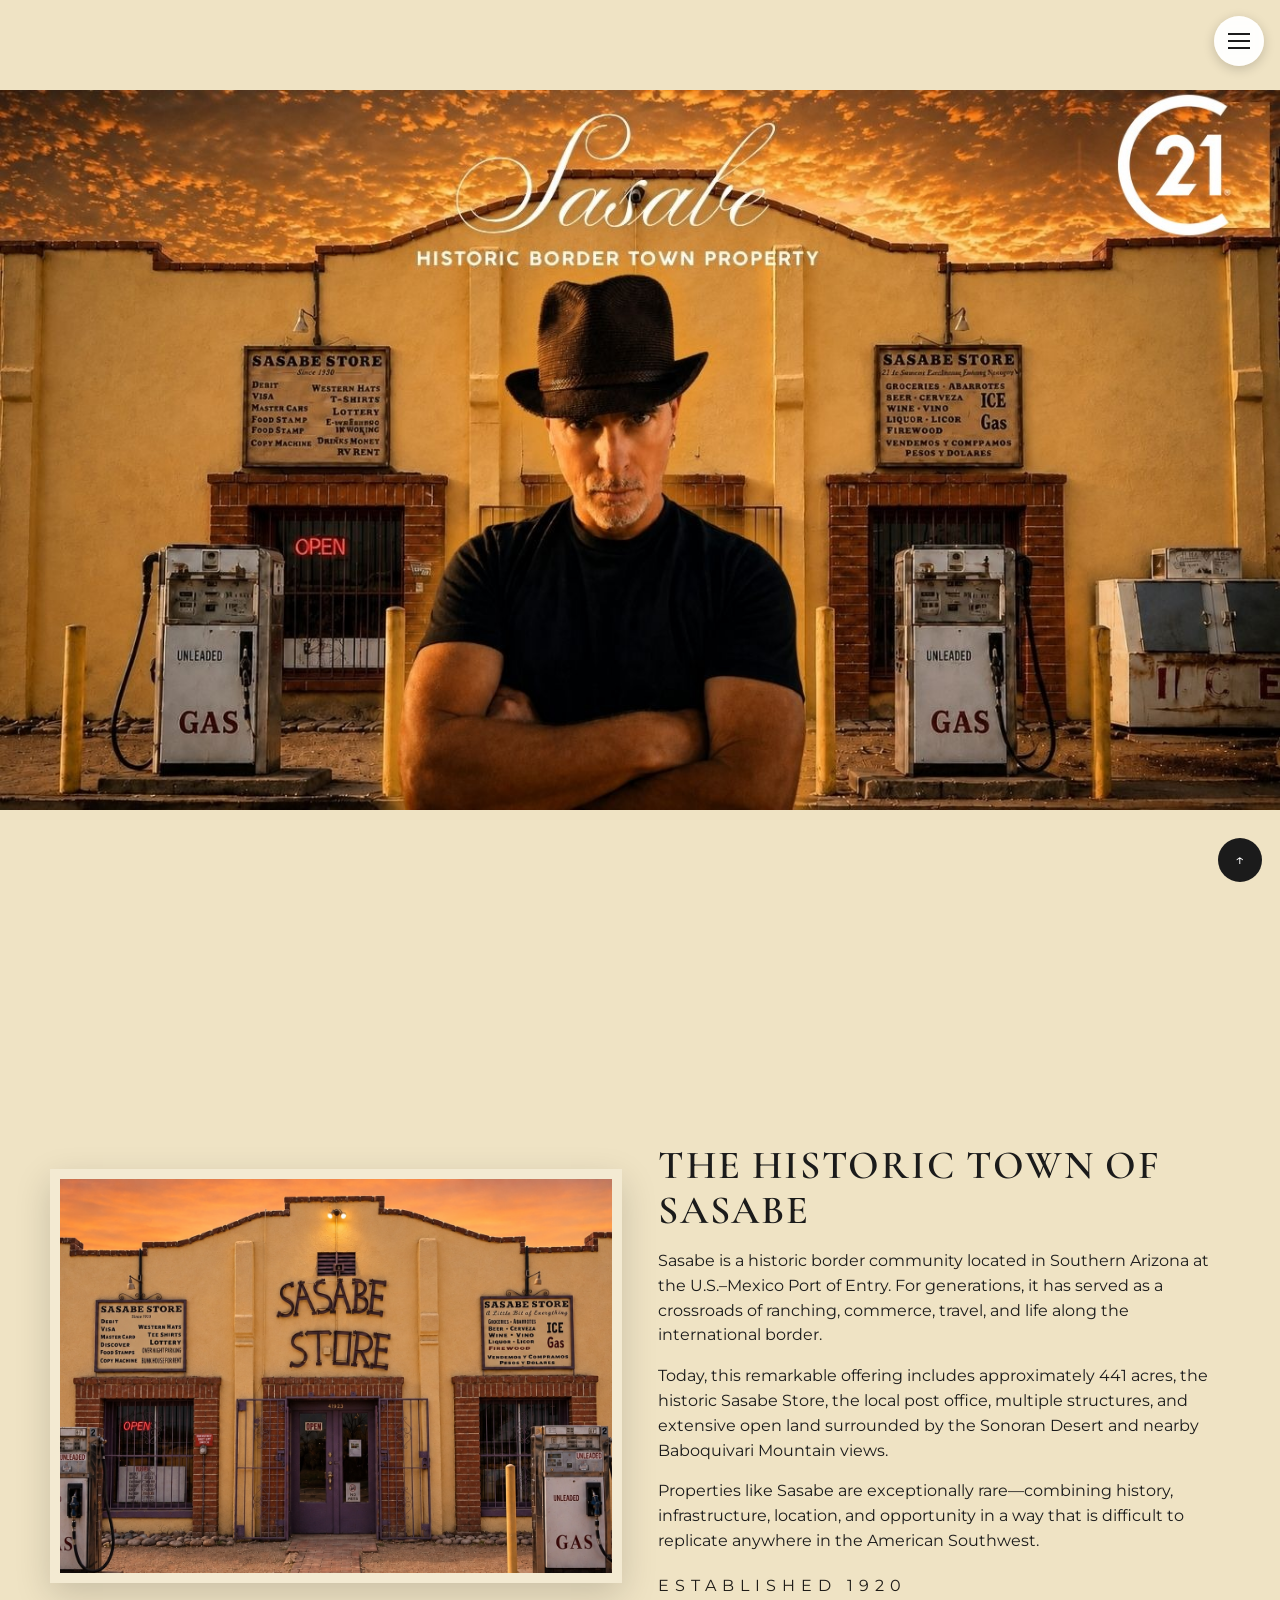
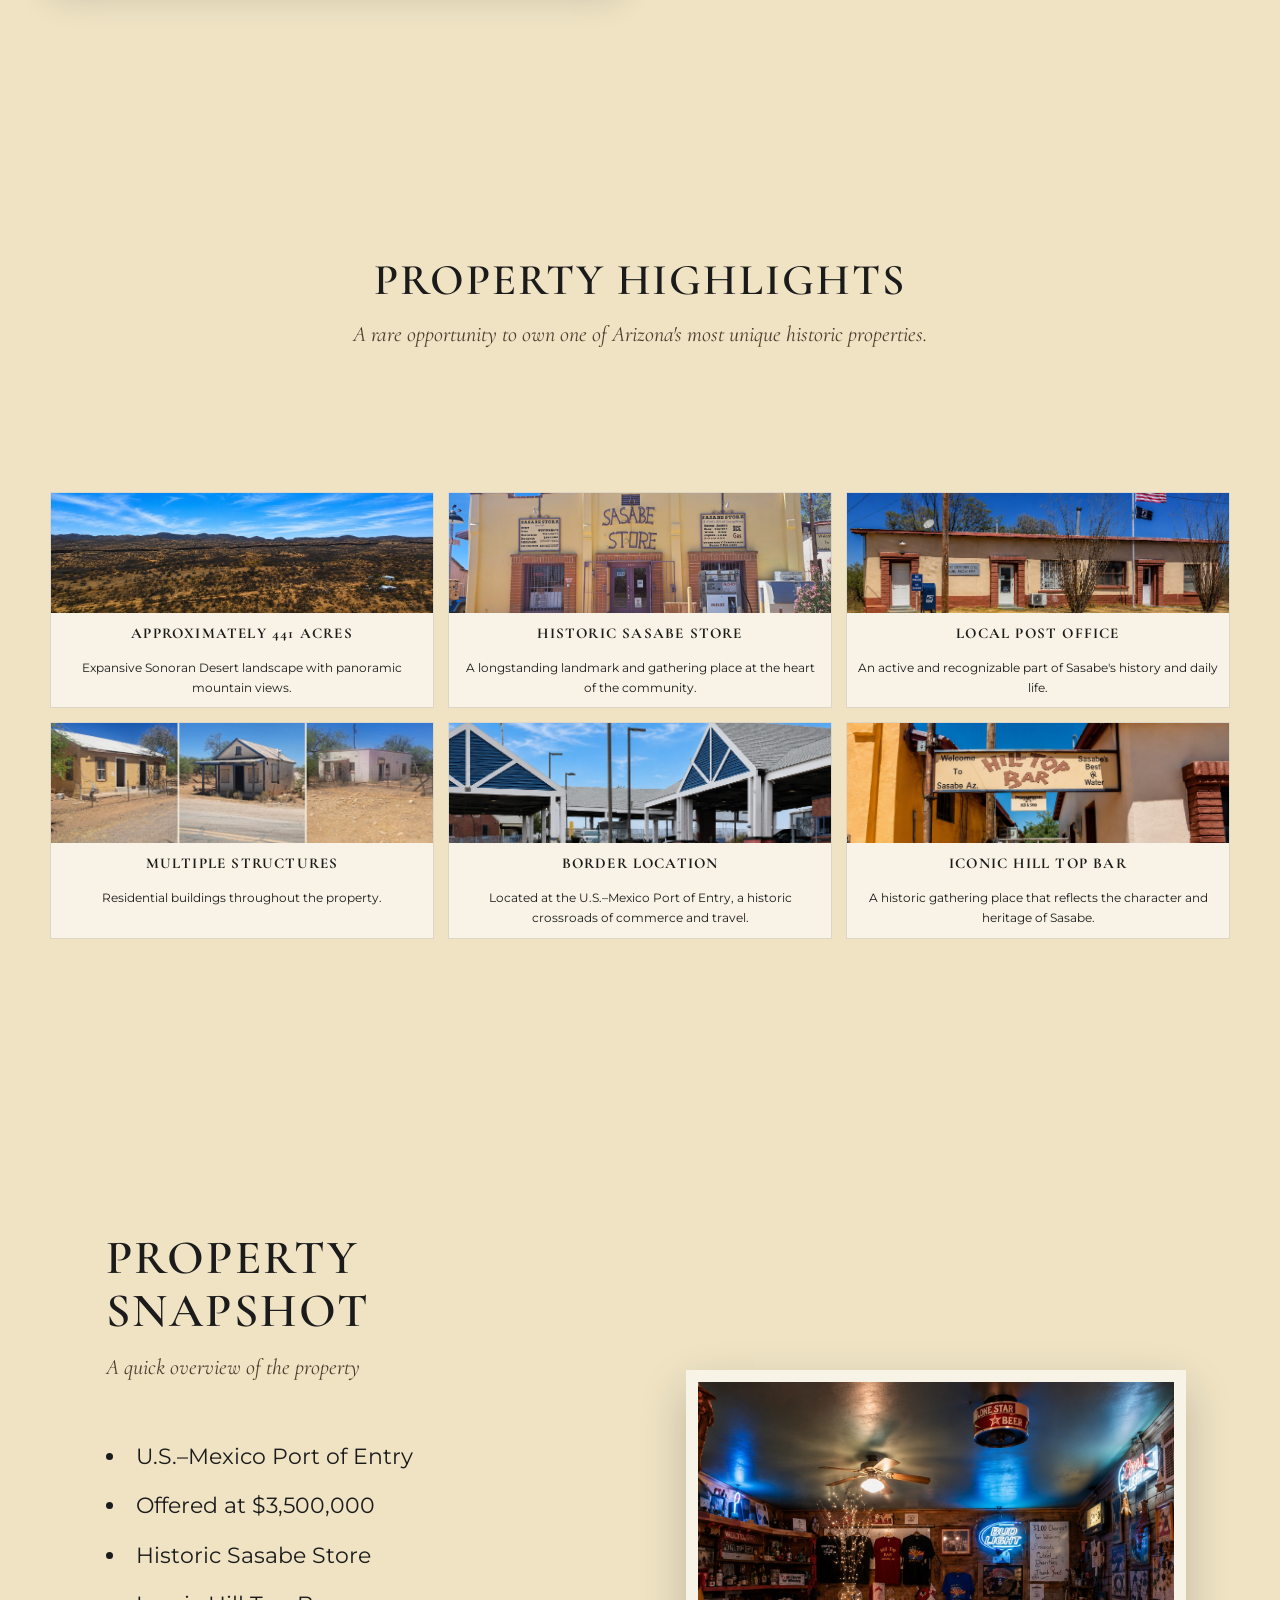
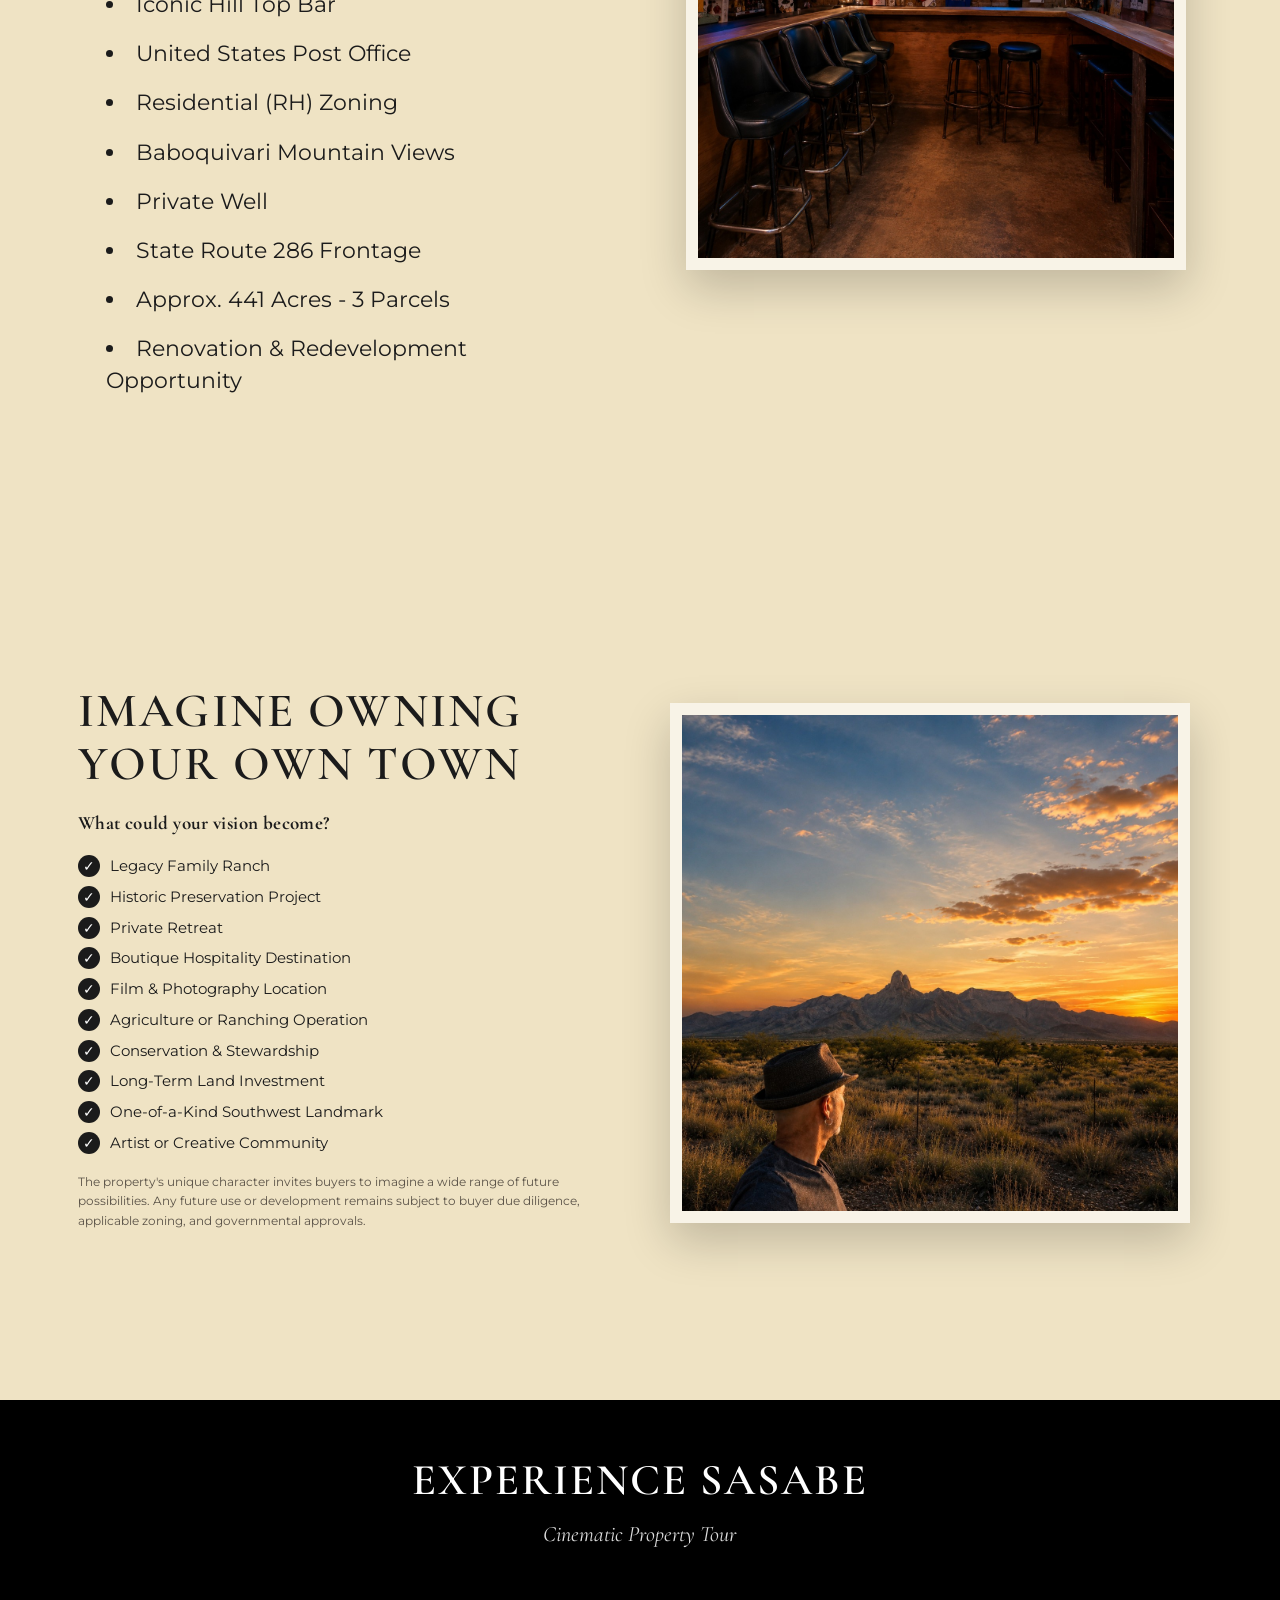
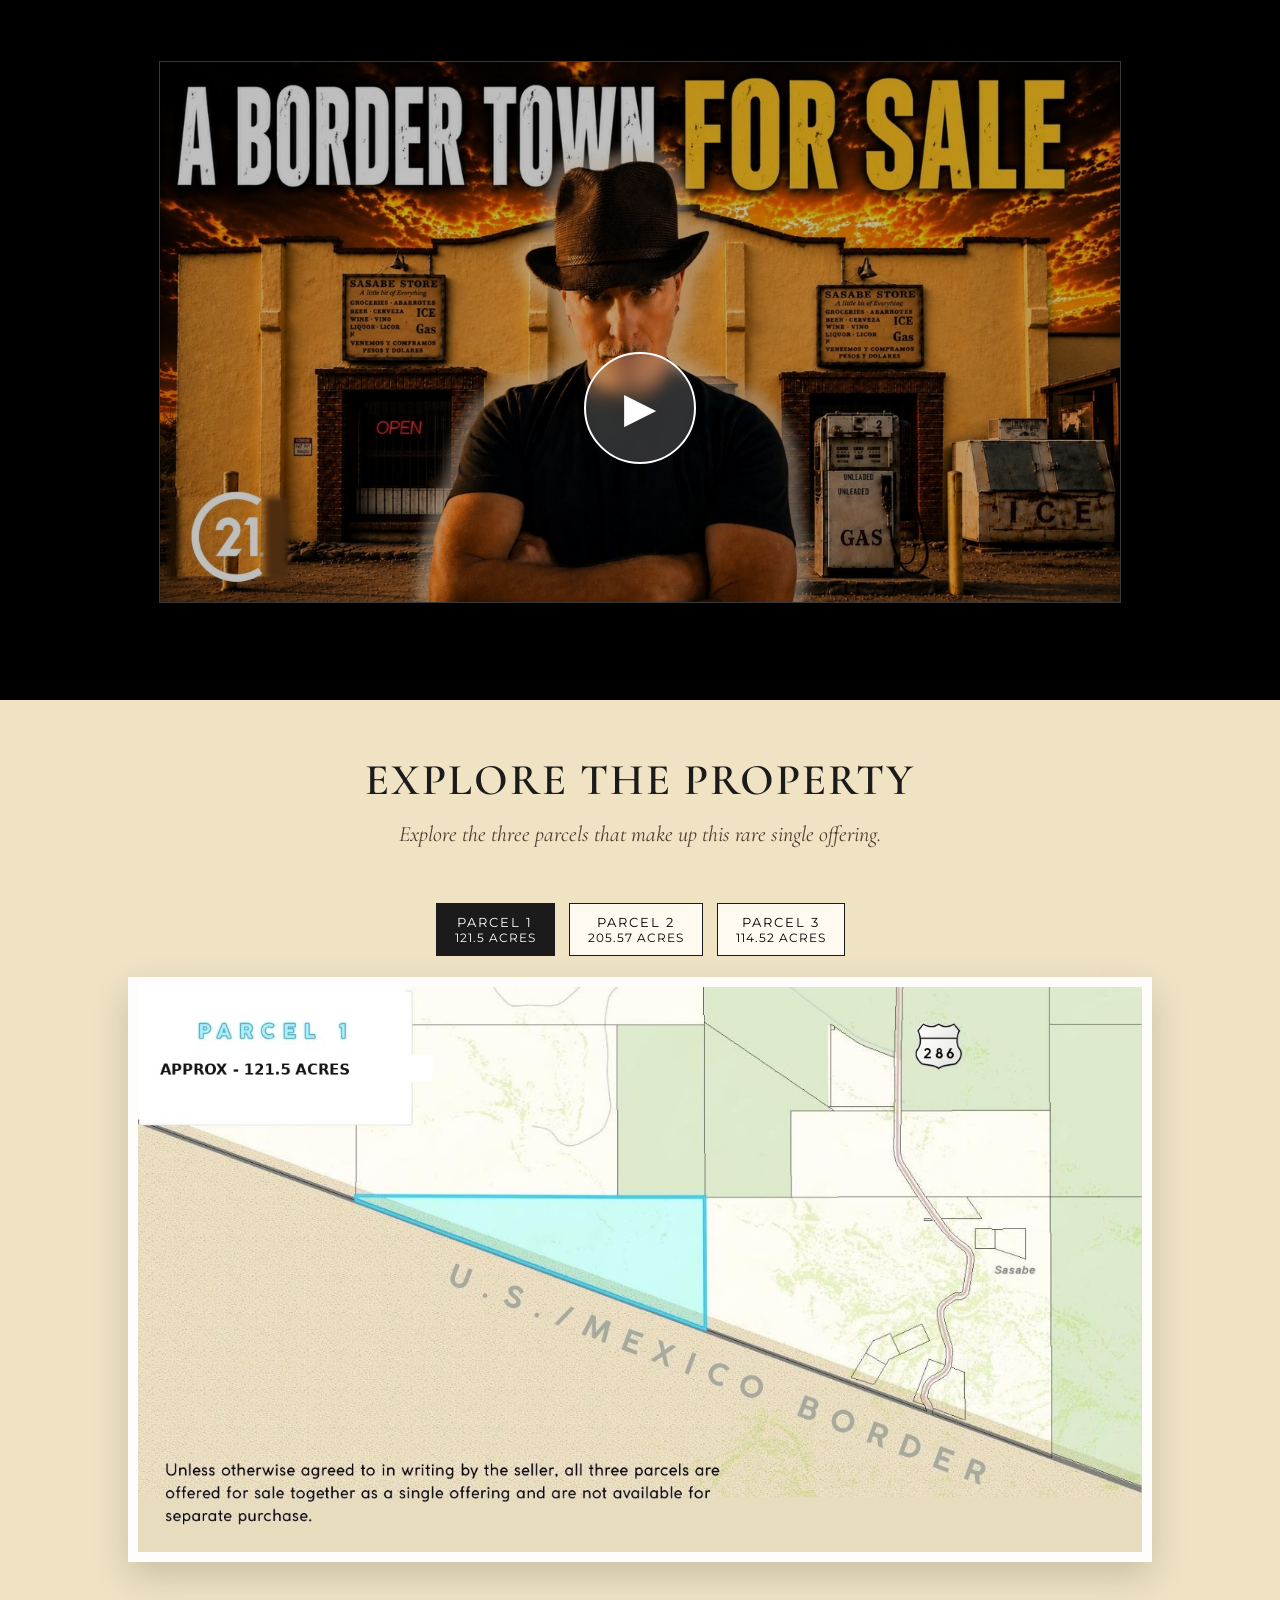
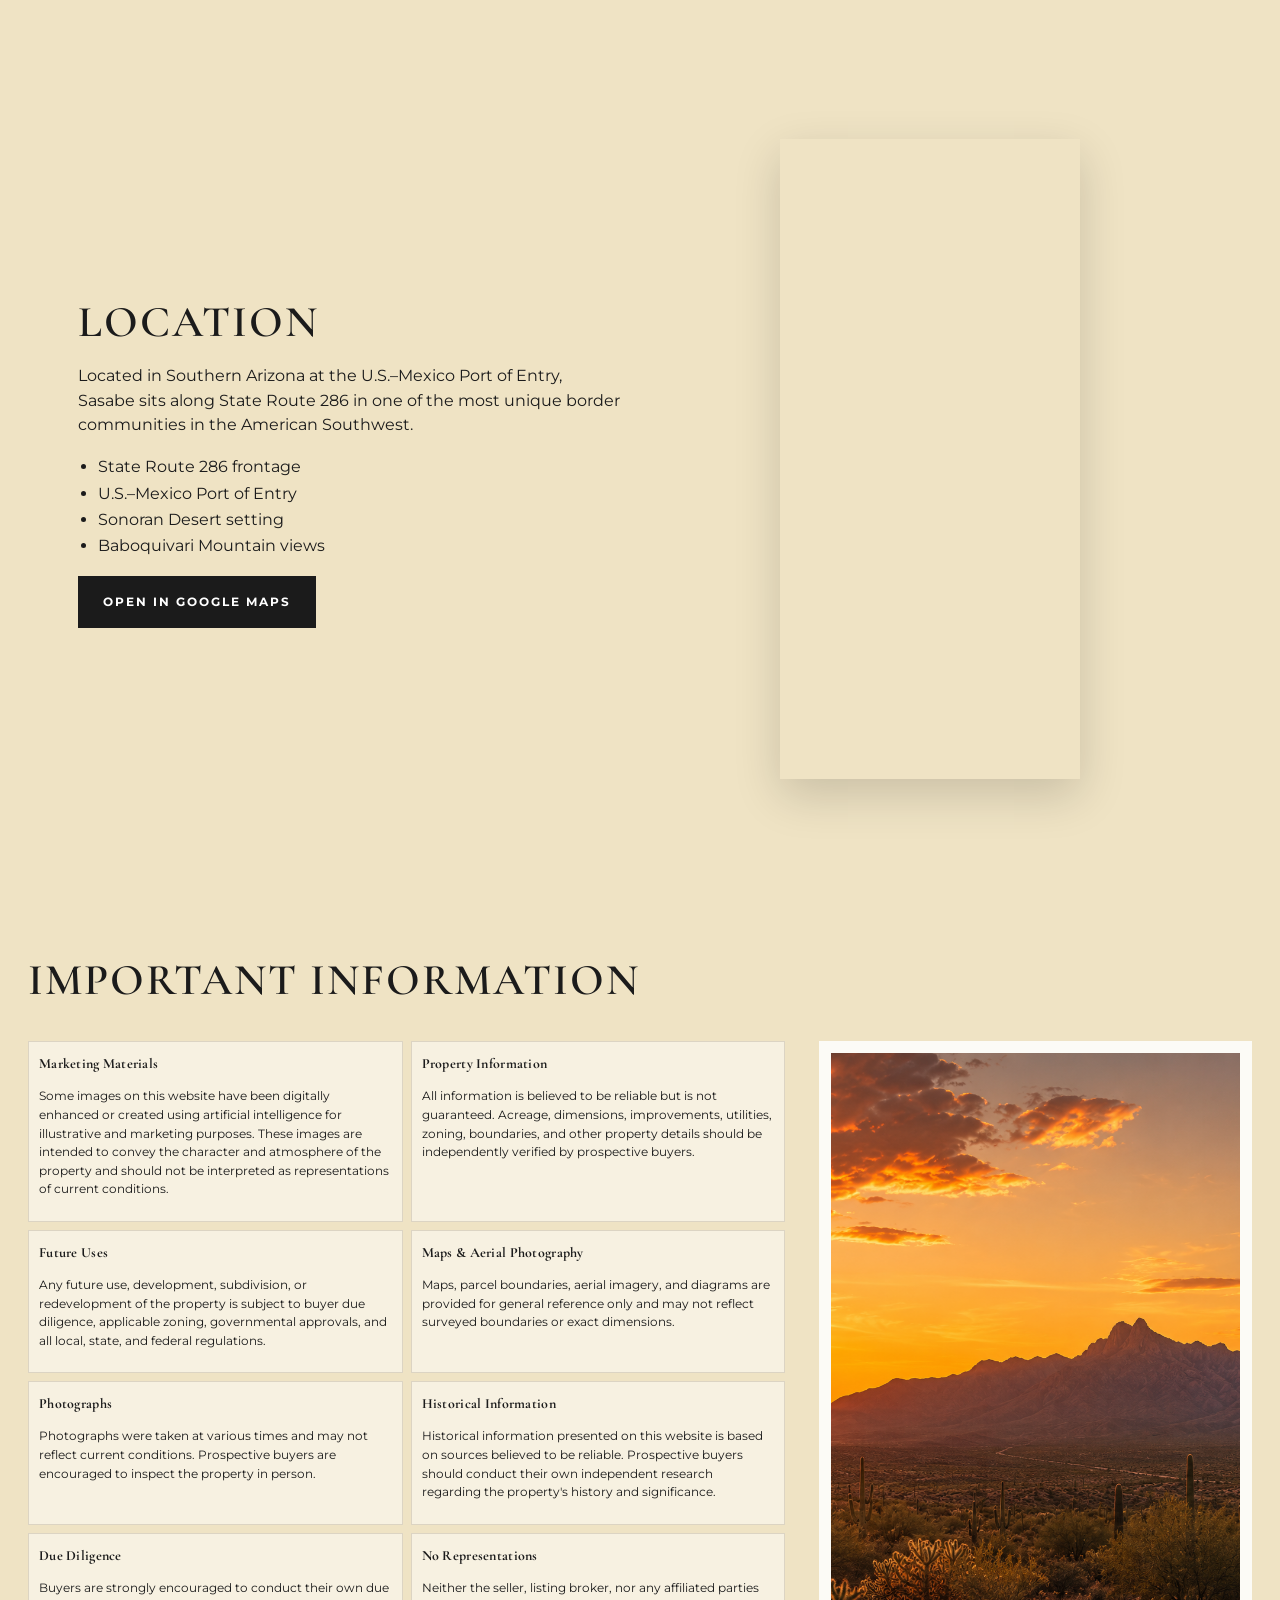
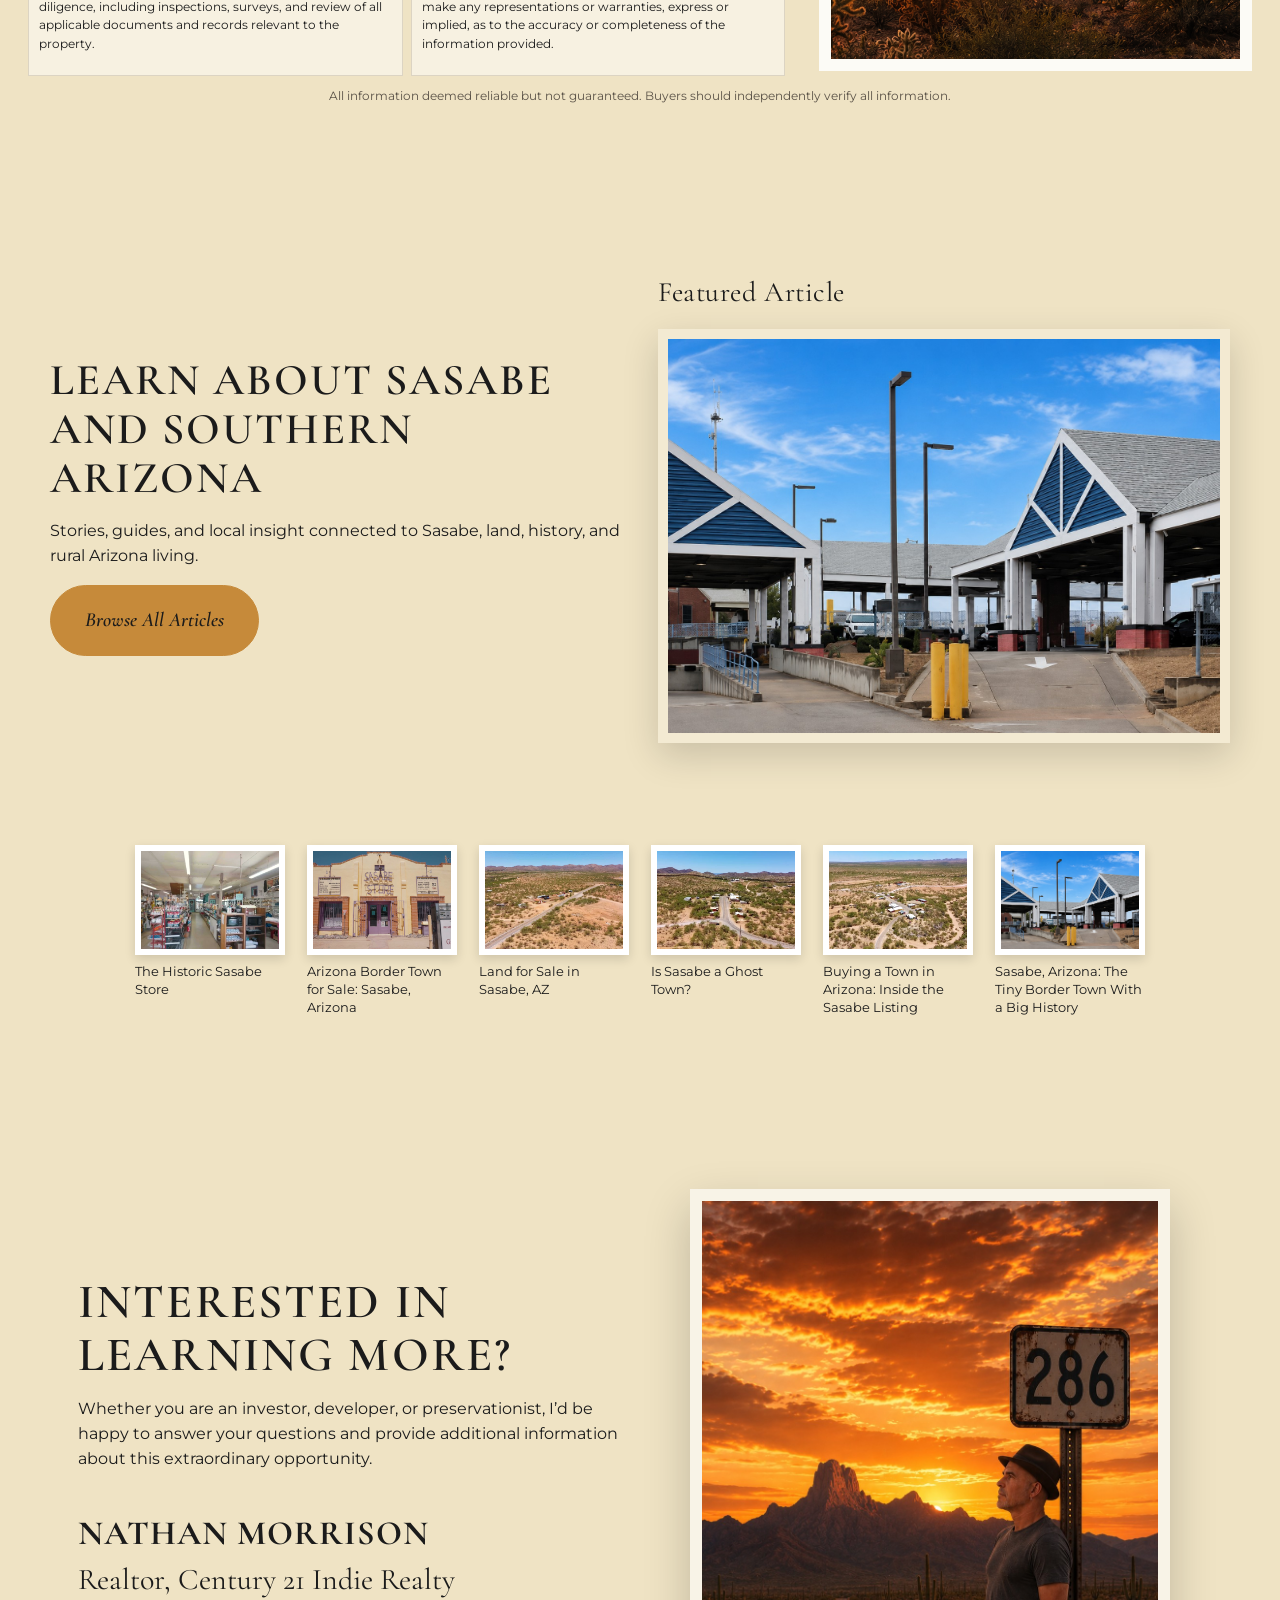
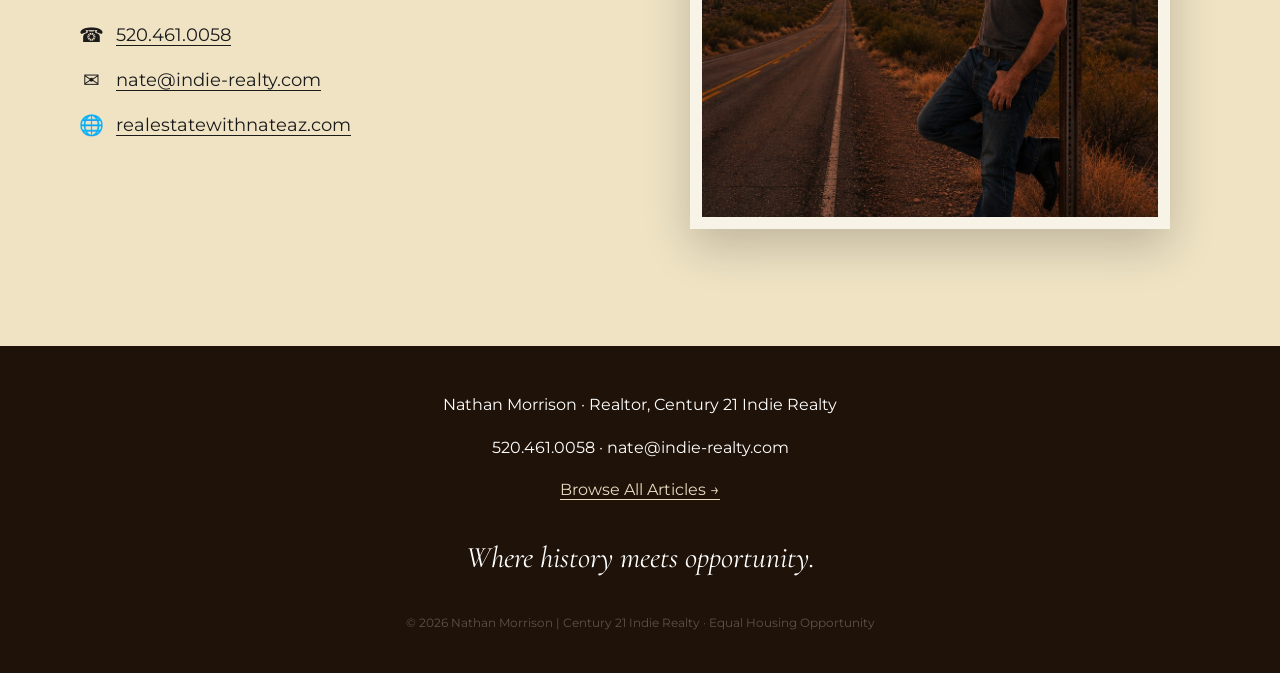
<file: index.html>
<!doctype html>
<html lang="en">
<head>
  <meta charset="utf-8" />
  <meta name="viewport" content="width=device-width, initial-scale=1" />
  <title>Own Sasabe | Historic Border Town Property</title>
  <meta name="description" content="A rare opportunity to own approximately 441 acres in Sasabe, Arizona, including the historic Sasabe Store, local post office, multiple structures, and open Sonoran Desert land." />
  <link rel="preconnect" href="https://fonts.googleapis.com">
  <link rel="preconnect" href="https://fonts.gstatic.com" crossorigin>
  <link href="https://fonts.googleapis.com/css2?family=Cormorant+Garamond:wght@400;500;600;700&family=Montserrat:wght@300;400;500;600;700&display=swap" rel="stylesheet">
  <link rel="stylesheet" href="styles.css" />
</head>
<body>
  <input type="checkbox" id="nav-toggle" class="nav-checkbox">
  <label class="hamburger-btn" for="nav-toggle"><span class="bar"></span></label>
  <div class="nav-overlay">
    <span class="brand-tag">Own Sasabe</span>
    <a href="#top">Home</a>
    <a href="#history">History</a>
    <a href="#highlights">Highlights</a>
    <a href="#snapshot">Snapshot</a>
    <a href="#vision">Vision</a>
    <a href="#video">Video</a>
    <a href="#parcels">Parcels</a>
    <a href="#location">Location</a>
    <a href="#info">Disclosures</a>
    <a href="#articles">Articles</a>
    <a href="#contact">Contact</a>
  </div>
  <a id="top"></a>

  <main>
    <section class="hero section-dark">
      <img class="hero-desktop-img" src="assets/images/hero-v2.jpg" alt="Historic Sasabe Store cinematic hero image" width="1366" height="768" />
      <img class="hero-mobile-img" src="assets/images/hero-mobile.jpg" alt="Sasabe - Historic Border Town Property" width="1080" height="1920" />
    </section>

    <section id="history" class="section cream">
      <div class="section-title reveal">
              </div>
      <div class="split reveal">
        <img class="framed-image" src="assets/images/history-store-v3.jpg" alt="Historic Sasabe Store at sunset" width="1672" height="940" />
        <div>
          <h2>The Historic Town of Sasabe</h2>
          <p>Sasabe is a historic border community located in Southern Arizona at the U.S.–Mexico Port of Entry. For generations, it has served as a crossroads of ranching, commerce, travel, and life along the international border.</p>
          <p>Today, this remarkable offering includes approximately 441 acres, the historic Sasabe Store, the local post office, multiple structures, and extensive open land surrounded by the Sonoran Desert and nearby Baboquivari Mountain views.</p>
          <p>Properties like Sasabe are exceptionally rare—combining history, infrastructure, location, and opportunity in a way that is difficult to replicate anywhere in the American Southwest.</p>
          <p class="spaced">Established 1920</p>
        </div>
      </div>
    </section>

    <section id="highlights" class="section offwhite">
      <div class="section-title reveal">
        <h2>Property Highlights</h2>
        <p class="section-subtitle">A rare opportunity to own one of Arizona's most unique historic properties.</p>
      </div>
      <div class="cards highlight-grid reveal">
        <article><img src="assets/images/highlight-acres-new.jpg" alt="Desert landscape with blue sky" width="2172" height="724"><h3>Approximately 441 Acres</h3><p>Expansive Sonoran Desert landscape with panoramic mountain views.</p></article>
        <article><img src="assets/images/highlight-store.jpg" alt="Sasabe Store" width="2048" height="1152"><h3>Historic Sasabe Store</h3><p>A longstanding landmark and gathering place at the heart of the community.</p></article>
        <article><img src="assets/images/highlight-postoffice.jpg" alt="Sasabe Post Office" width="1774" height="887"><h3>Local Post Office</h3><p>An active and recognizable part of Sasabe's history and daily life.</p></article>
        <article><img src="assets/images/highlight-structures.jpg" alt="Multiple structures" width="1620" height="1000"><h3>Multiple Structures</h3><p>Residential buildings throughout the property.</p></article>
        <article><img src="assets/images/highlight-border-new.jpg" alt="Border location" width="1592" height="988"><h3>Border Location</h3><p>Located at the U.S.–Mexico Port of Entry, a historic crossroads of commerce and travel.</p></article>
        <article><img src="assets/images/hilltop-bar.jpg" alt="Iconic Hill Top Bar" width="1672" height="941"><h3>Iconic Hill Top Bar</h3><p>A historic gathering place that reflects the character and heritage of Sasabe.</p></article>
      </div>
    </section>

    <section id="snapshot" class="snapshot cream split-snapshot">
      <div class="section inner reveal">
        <div class="section-title align-left">
          <h2>Property Snapshot</h2>
          <p class="section-subtitle align-left">A quick overview of the property</p>
        </div>
        <ul class="two-list one-col">
          <li>U.S.–Mexico Port of Entry</li>
          <li>Offered at $3,500,000</li>
          <li>Historic Sasabe Store</li>
          <li>Iconic Hill Top Bar</li>
          <li>United States Post Office</li>
          <li>Residential (RH) Zoning</li>
          <li>Baboquivari Mountain Views</li>
          <li>Private Well</li>
          <li>State Route 286 Frontage</li>
          <li>Approx. 441 Acres - 3 Parcels</li>
          <li>Renovation & Redevelopment Opportunity</li>
        </ul>
      </div>
      <img class="framed-image snapshot-photo" src="assets/images/snapshot-bar-interior.jpg" alt="Historic Hill Top Bar interior" width="1254" height="1254" />
    </section>

    <section id="vision" class="section cream split reveal">
      <div>
        <h2>Imagine Owning Your Own Town</h2>
        <h3>What could your vision become?</h3>
        <ul class="check-grid one-col">
          <li>Legacy Family Ranch</li><li>Historic Preservation Project</li><li>Private Retreat</li><li>Boutique Hospitality Destination</li><li>Film & Photography Location</li><li>Agriculture or Ranching Operation</li><li>Conservation & Stewardship</li><li>Long-Term Land Investment</li><li>One-of-a-Kind Southwest Landmark</li><li>Artist or Creative Community</li>
        </ul>
        <p class="fineprint">The property's unique character invites buyers to imagine a wide range of future possibilities. Any future use or development remains subject to buyer due diligence, applicable zoning, and governmental approvals.</p>
      </div>
      <img class="tall-image" src="assets/images/vision-nathan.jpg" alt="Nathan Morrison looking out at Baboquivari Mountain sunset" width="1254" height="1254" />
    </section>

    <section id="video" class="section dark video-section">
      <div class="section-title reveal">
        <h2>Experience Sasabe</h2>
        <p class="section-subtitle light-text">Cinematic Property Tour</p>
      </div>
      <div class="video-shell reveal" data-video-id="X2O5i_LEhdg">
        <img src="assets/images/video-thumb-new.jpg" alt="A Border Town For Sale - Sasabe property video" width="1280" height="720" />
        <button class="play-button" aria-label="Play video">▶</button>
      </div>
    </section>

    <section id="parcels" class="section cream parcels-section">
      <div class="section-title reveal">
        <h2>Explore the Property</h2>
        <p class="section-subtitle">Explore the three parcels that make up this rare single offering.</p>
      </div>
      <div class="parcel-tabs reveal">
        <button class="parcel-tab active" data-parcel="1">Parcel 1 <span>121.5 Acres</span></button>
        <button class="parcel-tab" data-parcel="2">Parcel 2 <span>205.57 Acres</span></button>
        <button class="parcel-tab" data-parcel="3">Parcel 3 <span>114.52 Acres</span></button>
      </div>
      <div class="parcel-display reveal">
        <img id="parcelImage" src="assets/images/parcel-1.jpg" alt="Parcel 1 map" width="1366" height="768" />
        <div class="parcel-info"><h3 id="parcelTitle">Parcel 1</h3><p id="parcelAcres">Approx. 121.5 Acres</p></div>
      </div>
    </section>

    <section id="location" class="section cream split reveal">
      <div>
        <h2>Location</h2>
        <p>Located in Southern Arizona at the U.S.–Mexico Port of Entry, Sasabe sits along State Route 286 in one of the most unique border communities in the American Southwest.</p>
        <ul class="clean-list"><li>State Route 286 frontage</li><li>U.S.–Mexico Port of Entry</li><li>Sonoran Desert setting</li><li>Baboquivari Mountain views</li></ul>
        <a class="btn" href="https://www.google.com/maps/place/Sasabe,+AZ+85633/@31.488701,-112.83981,381274m/data=!3m1!1e3!4m6!3m5!1s0x86d46b940dc20b6f:0x466e0c780f5d1e77!8m2!3d31.4887016!4d-111.5420505!16s%2Fm%2F03d4pg7!5m1!1e1?entry=ttu" target="_blank" rel="noopener">Open in Google Maps</a>
      </div>
      <div class="map-frame"><iframe src="https://www.google.com/maps?q=Sasabe,+AZ+85633&output=embed" loading="lazy" referrerpolicy="no-referrer-when-downgrade"></iframe></div>
    </section>

    <section id="info" class="section cream disclosures reveal">
      <div class="section-title align-left"><h2>Important Information</h2></div>
      <div class="disclosure-layout">
        <div class="disclosure-cards">
          <article><h3>Marketing Materials</h3><p>Some images on this website have been digitally enhanced or created using artificial intelligence for illustrative and marketing purposes. These images are intended to convey the character and atmosphere of the property and should not be interpreted as representations of current conditions.</p></article>
          <article><h3>Property Information</h3><p>All information is believed to be reliable but is not guaranteed. Acreage, dimensions, improvements, utilities, zoning, boundaries, and other property details should be independently verified by prospective buyers.</p></article>
          <article><h3>Future Uses</h3><p>Any future use, development, subdivision, or redevelopment of the property is subject to buyer due diligence, applicable zoning, governmental approvals, and all local, state, and federal regulations.</p></article>
          <article><h3>Maps & Aerial Photography</h3><p>Maps, parcel boundaries, aerial imagery, and diagrams are provided for general reference only and may not reflect surveyed boundaries or exact dimensions.</p></article>
          <article><h3>Photographs</h3><p>Photographs were taken at various times and may not reflect current conditions. Prospective buyers are encouraged to inspect the property in person.</p></article>
          <article><h3>Historical Information</h3><p>Historical information presented on this website is based on sources believed to be reliable. Prospective buyers should conduct their own independent research regarding the property's history and significance.</p></article>
          <article><h3>Due Diligence</h3><p>Buyers are strongly encouraged to conduct their own due diligence, including inspections, surveys, and review of all applicable documents and records relevant to the property.</p></article>
          <article><h3>No Representations</h3><p>Neither the seller, listing broker, nor any affiliated parties make any representations or warranties, express or implied, as to the accuracy or completeness of the information provided.</p></article>
        </div>
        <img src="assets/images/disclosure-sunset.png" alt="Southern Arizona desert sunset" width="1536" height="1024" />
      </div>
      <p class="fineprint center">All information deemed reliable but not guaranteed. Buyers should independently verify all information.</p>
    </section>

    <section id="articles" class="section cream reveal">
      <div class="split" style="width:100%;">
        <div>
          <h2>Learn About Sasabe and Southern Arizona</h2>
          <p>Stories, guides, and local insight connected to Sasabe, land, history, and rural Arizona living.</p>
          <a class="btn btn-gold" href="articles-all.html">Browse All Articles</a>
        </div>
        <div>
          <h3 class="articles-featured-label">Featured Article</h3>
          <a href="sasabe-history.html" style="text-decoration:none;color:inherit;display:block;">
            <img class="framed-image" src="assets/images/sasabe-border-port.jpg" alt="Sasabe, Arizona: The Tiny Border Town With a Big History" width="1592" height="988" />
          </a>
        </div>
      </div>
      <div class="articles-grid">
        <a class="article-card" href="05-the-historic-sasabe-store.html">
          <img src="assets/images/still-store-interior.jpg" alt="The Historic Sasabe Store" width="1280" height="720" />
          <div class="article-card-title">The Historic Sasabe Store</div>
        </a>
        <a class="article-card" href="04-arizona-border-town-for-sale-sasabe-az.html">
          <img src="assets/images/still-store-exterior.jpg" alt="Arizona Border Town for Sale: Sasabe, Arizona" width="1280" height="720" />
          <div class="article-card-title">Arizona Border Town for Sale: Sasabe, Arizona</div>
        </a>
        <a class="article-card" href="03-land-for-sale-in-sasabe-az.html">
          <img src="assets/images/still-aerial-highway-286.jpg" alt="Land for Sale in Sasabe, AZ" width="1280" height="720" />
          <div class="article-card-title">Land for Sale in Sasabe, AZ</div>
        </a>
        <a class="article-card" href="02-is-sasabe-a-ghost-town.html">
          <img src="assets/images/still-aerial-town-border.jpg" alt="Is Sasabe a Ghost Town?" width="1280" height="720" />
          <div class="article-card-title">Is Sasabe a Ghost Town?</div>
        </a>
        <a class="article-card" href="buying-a-town-in-arizona.html">
          <img src="assets/images/still-aerial-town.jpg" alt="Buying a Town in Arizona: Inside the Sasabe Listing" width="1280" height="720" />
          <div class="article-card-title">Buying a Town in Arizona: Inside the Sasabe Listing</div>
        </a>
        <a class="article-card" href="sasabe-history.html">
          <img src="assets/images/sasabe-border-port.jpg" alt="Sasabe, Arizona: The Tiny Border Town With a Big History" width="1592" height="988" />
          <div class="article-card-title">Sasabe, Arizona: The Tiny Border Town With a Big History</div>
        </a>
      </div>
    </section>

    <section id="contact" class="contact section cream split reveal">
      <div>
        <h2>Interested in Learning More?</h2>
        <p>Whether you are an investor, developer, or preservationist, I’d be happy to answer your questions and provide additional information about this extraordinary opportunity.</p>
        <div class="contact-name-block">
          <h3>Nathan Morrison</h3>
          <p class="subtitle">Realtor, Century 21 Indie Realty</p>
        </div>
        <ul class="contact-icon-list">
          <li><span class="icon">&#9742;</span><a href="tel:15204610058">520.461.0058</a></li>
          <li><span class="icon">&#9993;</span><a href="mailto:nate@indie-realty.com?subject=Own Sasabe Inquiry">nate@indie-realty.com</a></li>
          <li><span class="icon">&#127760;</span><a href="https://realestatewithnateaz.com" target="_blank" rel="noopener">realestatewithnateaz.com</a></li>
        </ul>
      </div>
      <img class="tall-image contact-photo" src="assets/images/contact-286-new.jpg" alt="Nathan Morrison at the State Route 286 sign at sunset" width="941" height="1672" />
    </section>
  </main>

  <footer class="footer">
    <p>Nathan Morrison · Realtor, Century 21 Indie Realty</p>
    <p>520.461.0058 · nate@indie-realty.com</p>
    <p><a href="articles-all.html" style="color:#e8dcc0;text-decoration:underline;text-underline-offset:4px;">Browse All Articles &rarr;</a></p>
    <p class="tagline">Where history meets opportunity.</p>
    <p class="fineprint">© 2026 Nathan Morrison | Century 21 Indie Realty · Equal Housing Opportunity</p>
  </footer>

  <a class="back-to-top" href="#top" aria-label="Back to top">↑</a>
  <script src="script.js"></script>
</body>
</html>
</file>
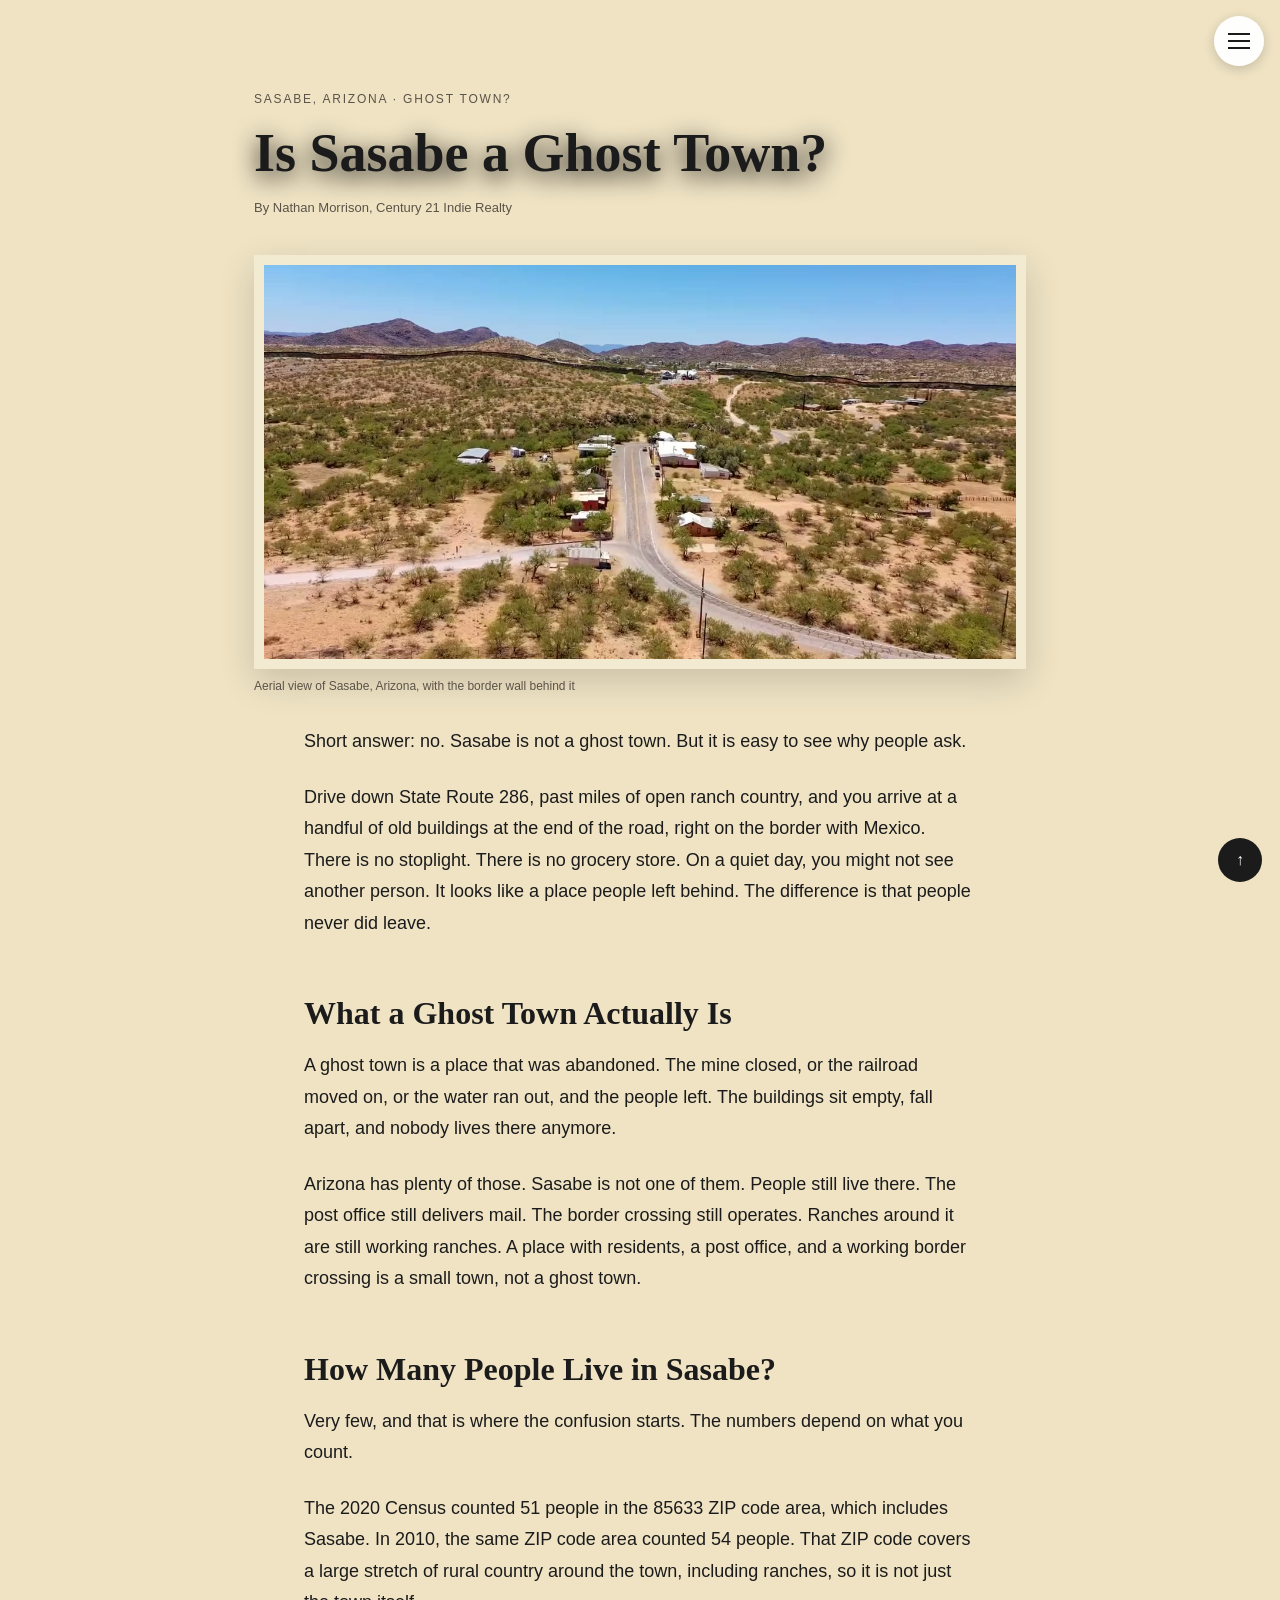
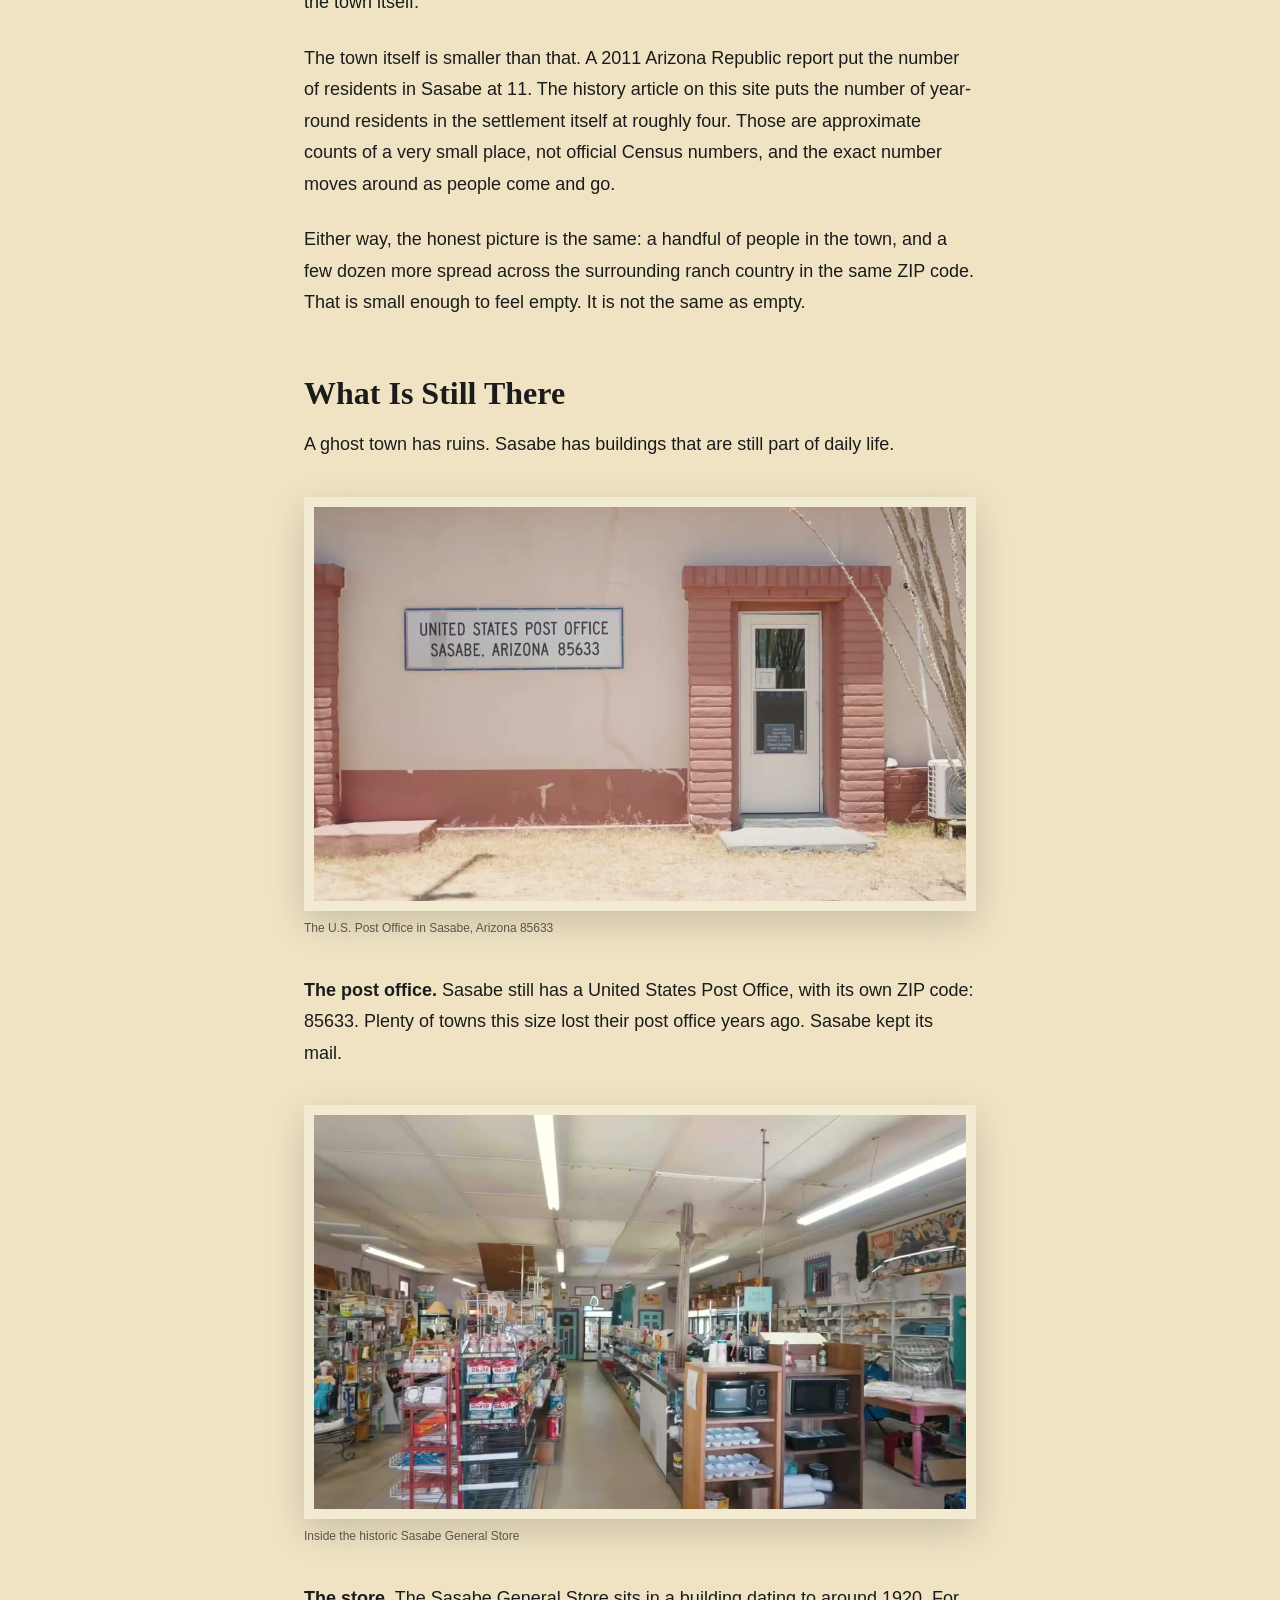
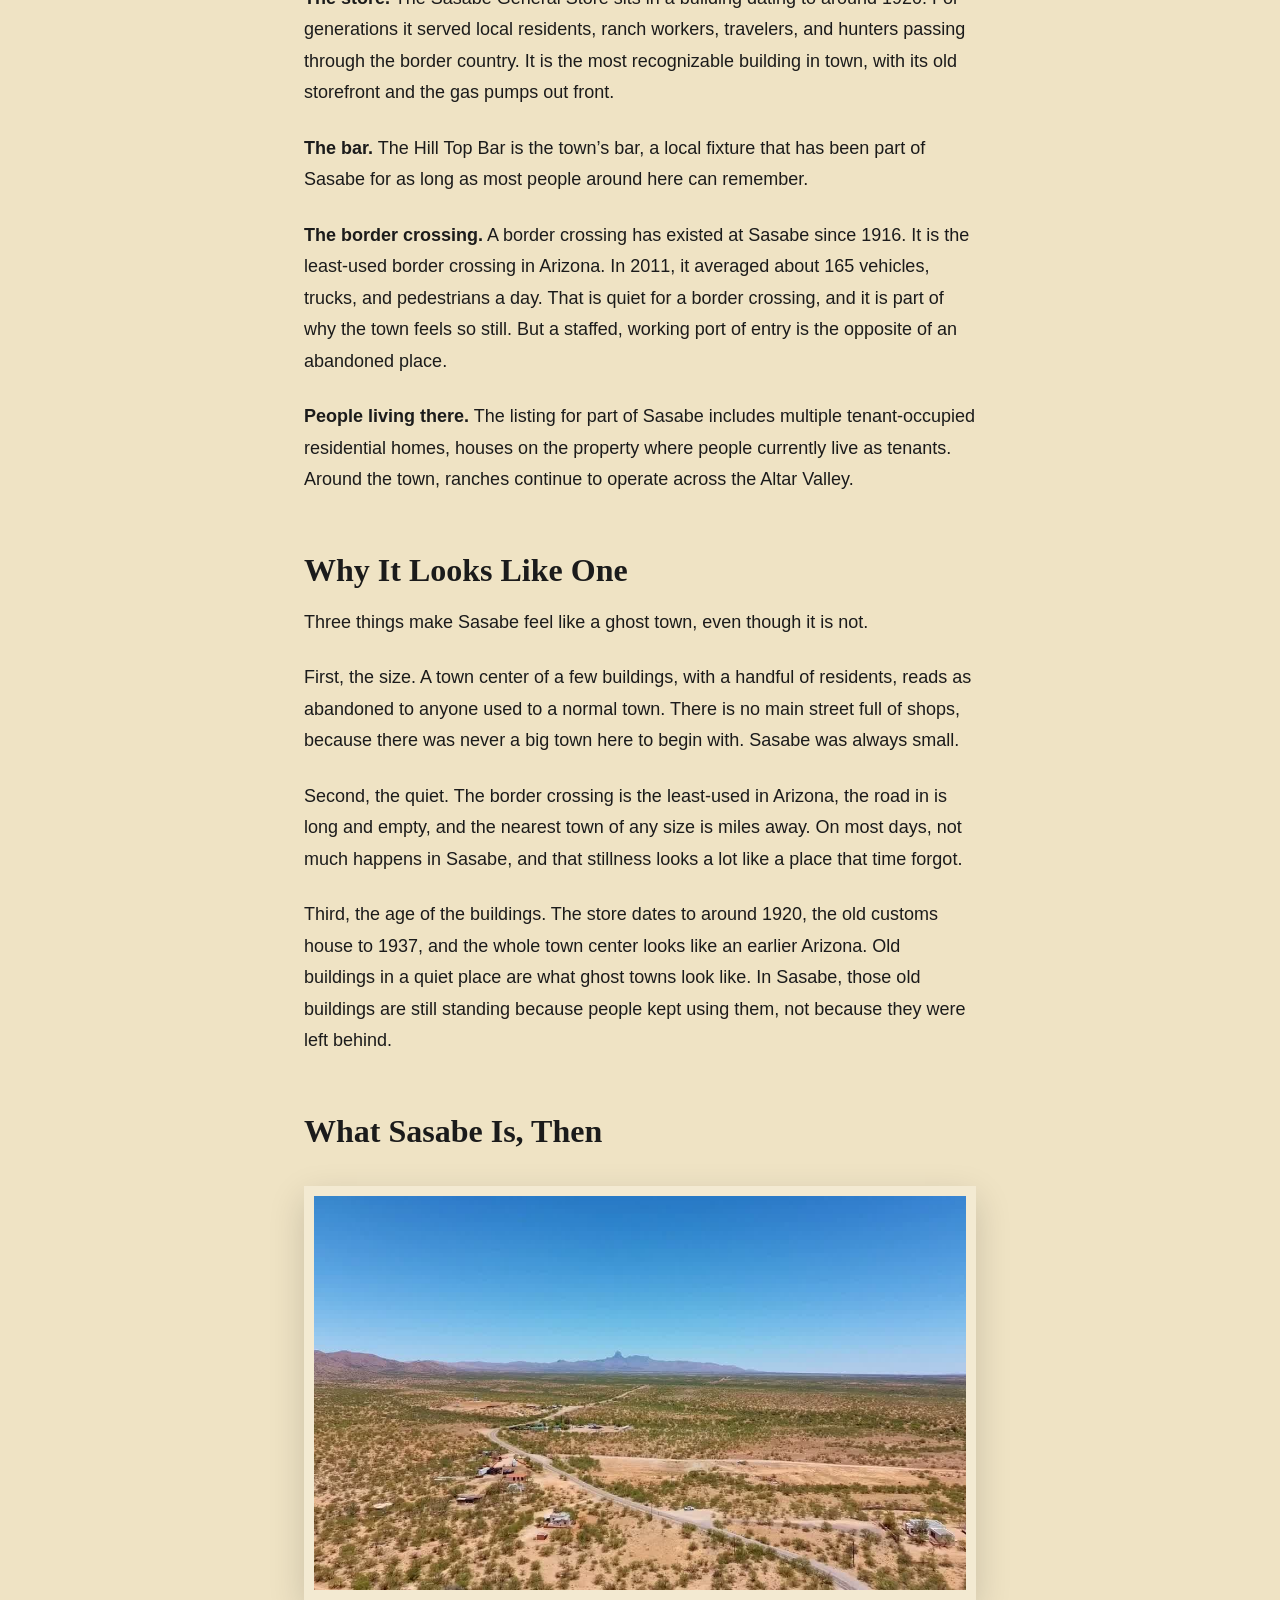
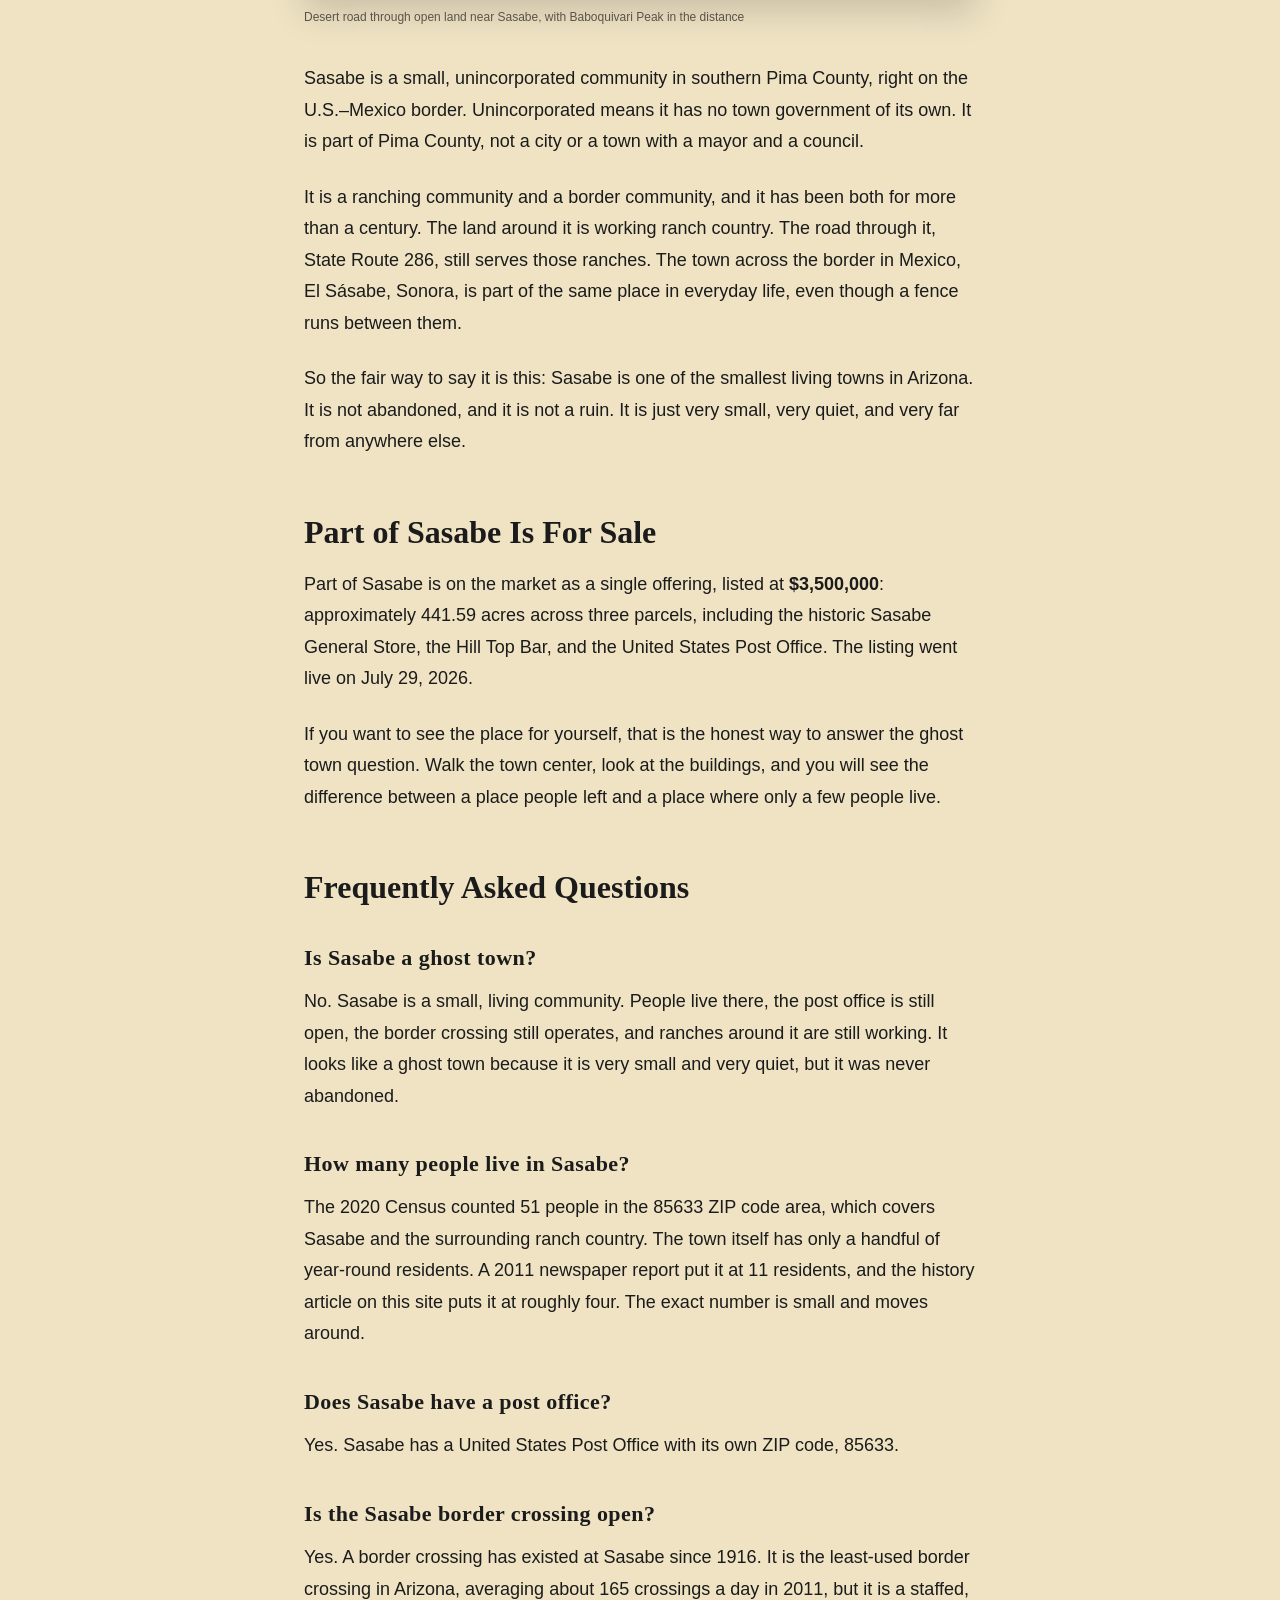
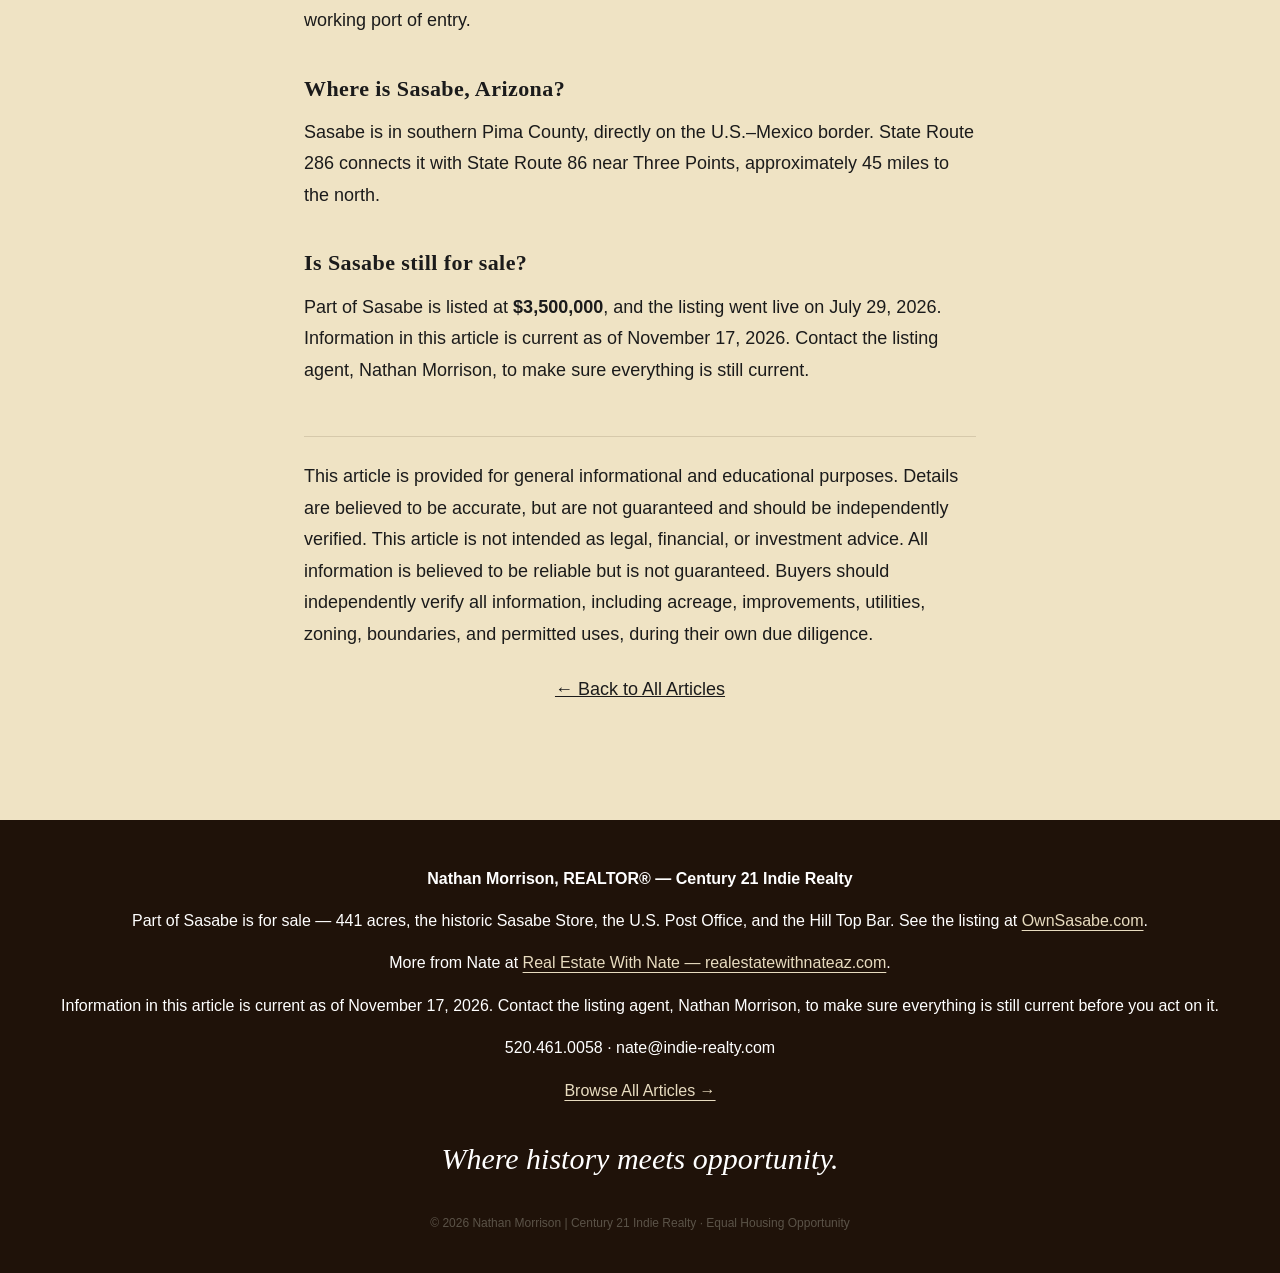
<file: 02-is-sasabe-a-ghost-town.html>
<!DOCTYPE html>
<html lang="en">
<head>
<meta charset="UTF-8" />
<meta name="viewport" content="width=device-width, initial-scale=1" />
<title>Is Sasabe a Ghost Town? | Own Sasabe</title>
<meta name="description" content="Sasabe, Arizona looks like a ghost town, but people still live there. The post office, the store, the bar, and the border crossing are still part of a small, living border community." />
<link rel="stylesheet" href="styles.css" />
</head>
<body>
  <input type="checkbox" id="nav-toggle" class="nav-checkbox">
  <label class="hamburger-btn" for="nav-toggle"><span class="bar"></span></label>
  <div class="nav-overlay">
    <span class="brand-tag">Own Sasabe</span>
    <a href="index.html#top">Home</a>
    <a href="index.html#history">History</a>
    <a href="index.html#highlights">Highlights</a>
    <a href="index.html#snapshot">Snapshot</a>
    <a href="index.html#vision">Vision</a>
    <a href="index.html#video">Video</a>
    <a href="index.html#parcels">Parcels</a>
    <a href="index.html#location">Location</a>
    <a href="index.html#info">Disclosures</a>
    <a href="index.html#articles">Articles</a>
    <a href="index.html#contact">Contact</a>
  </div>

  <header class="article-header">
    <p class="article-kicker">Sasabe, Arizona &middot; Ghost Town?</p>
    <h1>Is Sasabe a Ghost Town?</h1>
    <p class="article-byline">By Nathan Morrison, Century 21 Indie Realty</p>
  </header>

  <figure class="article-hero">
    <img class="framed-image" src="assets/images/still-aerial-town-border.jpg" alt="Aerial view of Sasabe, Arizona with the border wall behind it" width="1280" height="720" />
    <figcaption>Aerial view of Sasabe, Arizona, with the border wall behind it</figcaption>
  </figure>

  <main class="article-body">
<p>Short answer: no. Sasabe is not a ghost town. But it is easy to see why people ask.</p>
<p>Drive down State Route 286, past miles of open ranch country, and you arrive at a handful of old buildings at the end of the road, right on the border with Mexico. There is no stoplight. There is no grocery store. On a quiet day, you might not see another person. It looks like a place people left behind. The difference is that people never did leave.</p>

<h2 id="what-is-a-ghost-town">What a Ghost Town Actually Is</h2>
<p>A ghost town is a place that was abandoned. The mine closed, or the railroad moved on, or the water ran out, and the people left. The buildings sit empty, fall apart, and nobody lives there anymore.</p>
<p>Arizona has plenty of those. Sasabe is not one of them. People still live there. The post office still delivers mail. The border crossing still operates. Ranches around it are still working ranches. A place with residents, a post office, and a working border crossing is a small town, not a ghost town.</p>

<h2 id="how-many-people-live-there">How Many People Live in Sasabe?</h2>
<p>Very few, and that is where the confusion starts. The numbers depend on what you count.</p>
<p>The 2020 Census counted 51 people in the 85633 ZIP code area, which includes Sasabe. In 2010, the same ZIP code area counted 54 people. That ZIP code covers a large stretch of rural country around the town, including ranches, so it is not just the town itself.</p>
<p>The town itself is smaller than that. A 2011 Arizona Republic report put the number of residents in Sasabe at 11. The history article on this site puts the number of year-round residents in the settlement itself at roughly four. Those are approximate counts of a very small place, not official Census numbers, and the exact number moves around as people come and go.</p>
<p>Either way, the honest picture is the same: a handful of people in the town, and a few dozen more spread across the surrounding ranch country in the same ZIP code. That is small enough to feel empty. It is not the same as empty.</p>

<h2 id="what-is-still-there">What Is Still There</h2>
<p>A ghost town has ruins. Sasabe has buildings that are still part of daily life.</p>
<figure><img class="framed-image" src="assets/images/still-post-office-sign.jpg" width="1280" height="720" alt="United States Post Office sign, Sasabe, Arizona 85633"><figcaption>The U.S. Post Office in Sasabe, Arizona 85633</figcaption></figure>
<p><strong>The post office.</strong> Sasabe still has a United States Post Office, with its own ZIP code: 85633. Plenty of towns this size lost their post office years ago. Sasabe kept its mail.</p>
<figure><img class="framed-image" src="assets/images/still-store-interior.jpg" width="1280" height="720" alt="Inside the historic Sasabe General Store"><figcaption>Inside the historic Sasabe General Store</figcaption></figure>
<p><strong>The store.</strong> The Sasabe General Store sits in a building dating to around 1920. For generations it served local residents, ranch workers, travelers, and hunters passing through the border country. It is the most recognizable building in town, with its old storefront and the gas pumps out front.</p>
<p><strong>The bar.</strong> The Hill Top Bar is the town&rsquo;s bar, a local fixture that has been part of Sasabe for as long as most people around here can remember.</p>
<p><strong>The border crossing.</strong> A border crossing has existed at Sasabe since 1916. It is the least-used border crossing in Arizona. In 2011, it averaged about 165 vehicles, trucks, and pedestrians a day. That is quiet for a border crossing, and it is part of why the town feels so still. But a staffed, working port of entry is the opposite of an abandoned place.</p>
<p><strong>People living there.</strong> The listing for part of Sasabe includes multiple tenant-occupied residential homes, houses on the property where people currently live as tenants. Around the town, ranches continue to operate across the Altar Valley.</p>

<h2 id="why-it-looks-that-way">Why It Looks Like One</h2>
<p>Three things make Sasabe feel like a ghost town, even though it is not.</p>
<p>First, the size. A town center of a few buildings, with a handful of residents, reads as abandoned to anyone used to a normal town. There is no main street full of shops, because there was never a big town here to begin with. Sasabe was always small.</p>
<p>Second, the quiet. The border crossing is the least-used in Arizona, the road in is long and empty, and the nearest town of any size is miles away. On most days, not much happens in Sasabe, and that stillness looks a lot like a place that time forgot.</p>
<p>Third, the age of the buildings. The store dates to around 1920, the old customs house to 1937, and the whole town center looks like an earlier Arizona. Old buildings in a quiet place are what ghost towns look like. In Sasabe, those old buildings are still standing because people kept using them, not because they were left behind.</p>

<h2 id="what-sasabe-is">What Sasabe Is, Then</h2>
<figure><img class="framed-image" src="assets/images/still-aerial-desert-road.jpg" width="1280" height="720" alt="Desert road through open land near Sasabe, with Baboquivari Peak in the distance"><figcaption>Desert road through open land near Sasabe, with Baboquivari Peak in the distance</figcaption></figure>
<p>Sasabe is a small, unincorporated community in southern Pima County, right on the U.S.&ndash;Mexico border. Unincorporated means it has no town government of its own. It is part of Pima County, not a city or a town with a mayor and a council.</p>
<p>It is a ranching community and a border community, and it has been both for more than a century. The land around it is working ranch country. The road through it, State Route 286, still serves those ranches. The town across the border in Mexico, El S&aacute;sabe, Sonora, is part of the same place in everyday life, even though a fence runs between them.</p>
<p>So the fair way to say it is this: Sasabe is one of the smallest living towns in Arizona. It is not abandoned, and it is not a ruin. It is just very small, very quiet, and very far from anywhere else.</p>

<h2 id="part-of-sasabe-for-sale">Part of Sasabe Is For Sale</h2>
<p>Part of Sasabe is on the market as a single offering, listed at <strong>$3,500,000</strong>: approximately 441.59 acres across three parcels, including the historic Sasabe General Store, the Hill Top Bar, and the United States Post Office. The listing went live on July 29, 2026.</p>
<p>If you want to see the place for yourself, that is the honest way to answer the ghost town question. Walk the town center, look at the buildings, and you will see the difference between a place people left and a place where only a few people live.</p>

<h2 id="frequently-asked-questions">Frequently Asked Questions</h2>
<h3 id="is-sasabe-a-ghost-town">Is Sasabe a ghost town?</h3>
<p>No. Sasabe is a small, living community. People live there, the post office is still open, the border crossing still operates, and ranches around it are still working. It looks like a ghost town because it is very small and very quiet, but it was never abandoned.</p>
<h3 id="how-many-people-live-in-sasabe">How many people live in Sasabe?</h3>
<p>The 2020 Census counted 51 people in the 85633 ZIP code area, which covers Sasabe and the surrounding ranch country. The town itself has only a handful of year-round residents. A 2011 newspaper report put it at 11 residents, and the history article on this site puts it at roughly four. The exact number is small and moves around.</p>
<h3 id="does-sasabe-have-a-post-office">Does Sasabe have a post office?</h3>
<p>Yes. Sasabe has a United States Post Office with its own ZIP code, 85633.</p>
<h3 id="is-the-sasabe-border-crossing-open">Is the Sasabe border crossing open?</h3>
<p>Yes. A border crossing has existed at Sasabe since 1916. It is the least-used border crossing in Arizona, averaging about 165 crossings a day in 2011, but it is a staffed, working port of entry.</p>
<h3 id="where-is-sasabe-arizona">Where is Sasabe, Arizona?</h3>
<p>Sasabe is in southern Pima County, directly on the U.S.&ndash;Mexico border. State Route 286 connects it with State Route 86 near Three Points, approximately 45 miles to the north.</p>
<h3 id="is-sasabe-still-for-sale">Is Sasabe still for sale?</h3>
<p>Part of Sasabe is listed at <strong>$3,500,000</strong>, and the listing went live on July 29, 2026. Information in this article is current as of November 17, 2026. Contact the listing agent, Nathan Morrison, to make sure everything is still current.</p>

    <p class="fineprint" style="margin-top:50px;border-top:1px solid rgba(80,61,42,.16);padding-top:24px;">This article is provided for general informational and educational purposes. Details are believed to be accurate, but are not guaranteed and should be independently verified. This article is not intended as legal, financial, or investment advice. All information is believed to be reliable but is not guaranteed. Buyers should independently verify all information, including acreage, improvements, utilities, zoning, boundaries, and permitted uses, during their own due diligence.</p>
    <p class="fineprint center" style="margin-top:10px;"><a href="articles-all.html" style="color:inherit;">&larr; Back to All Articles</a></p>
  </main>

  <footer class="footer">
    <p><strong>Nathan Morrison, REALTOR&reg; &mdash; Century 21 Indie Realty</strong></p>
    <p>Part of Sasabe is for sale &mdash; 441 acres, the historic Sasabe Store, the U.S. Post Office, and the Hill Top Bar. See the listing at <a href="https://ownsasabe.com" style="color:#e8dcc0;text-decoration:underline;text-underline-offset:4px;">OwnSasabe.com</a>.</p>
    <p>More from Nate at <a href="https://realestatewithnateaz.com" style="color:#e8dcc0;text-decoration:underline;text-underline-offset:4px;">Real Estate With Nate &mdash; realestatewithnateaz.com</a>.</p>
    <p>Information in this article is current as of November 17, 2026. Contact the listing agent, Nathan Morrison, to make sure everything is still current before you act on it.</p>
    <p>520.461.0058 &middot; nate@indie-realty.com</p>
    <p><a href="articles-all.html" style="color:#e8dcc0;text-decoration:underline;text-underline-offset:4px;">Browse All Articles &rarr;</a></p>
    <p class="tagline">Where history meets opportunity.</p>
    <p class="fineprint">&copy; 2026 Nathan Morrison | Century 21 Indie Realty &middot; Equal Housing Opportunity</p>
  </footer>

  <a class="back-to-top" href="#top" aria-label="Back to top">&uarr;</a>
</body>
</html>
</file>
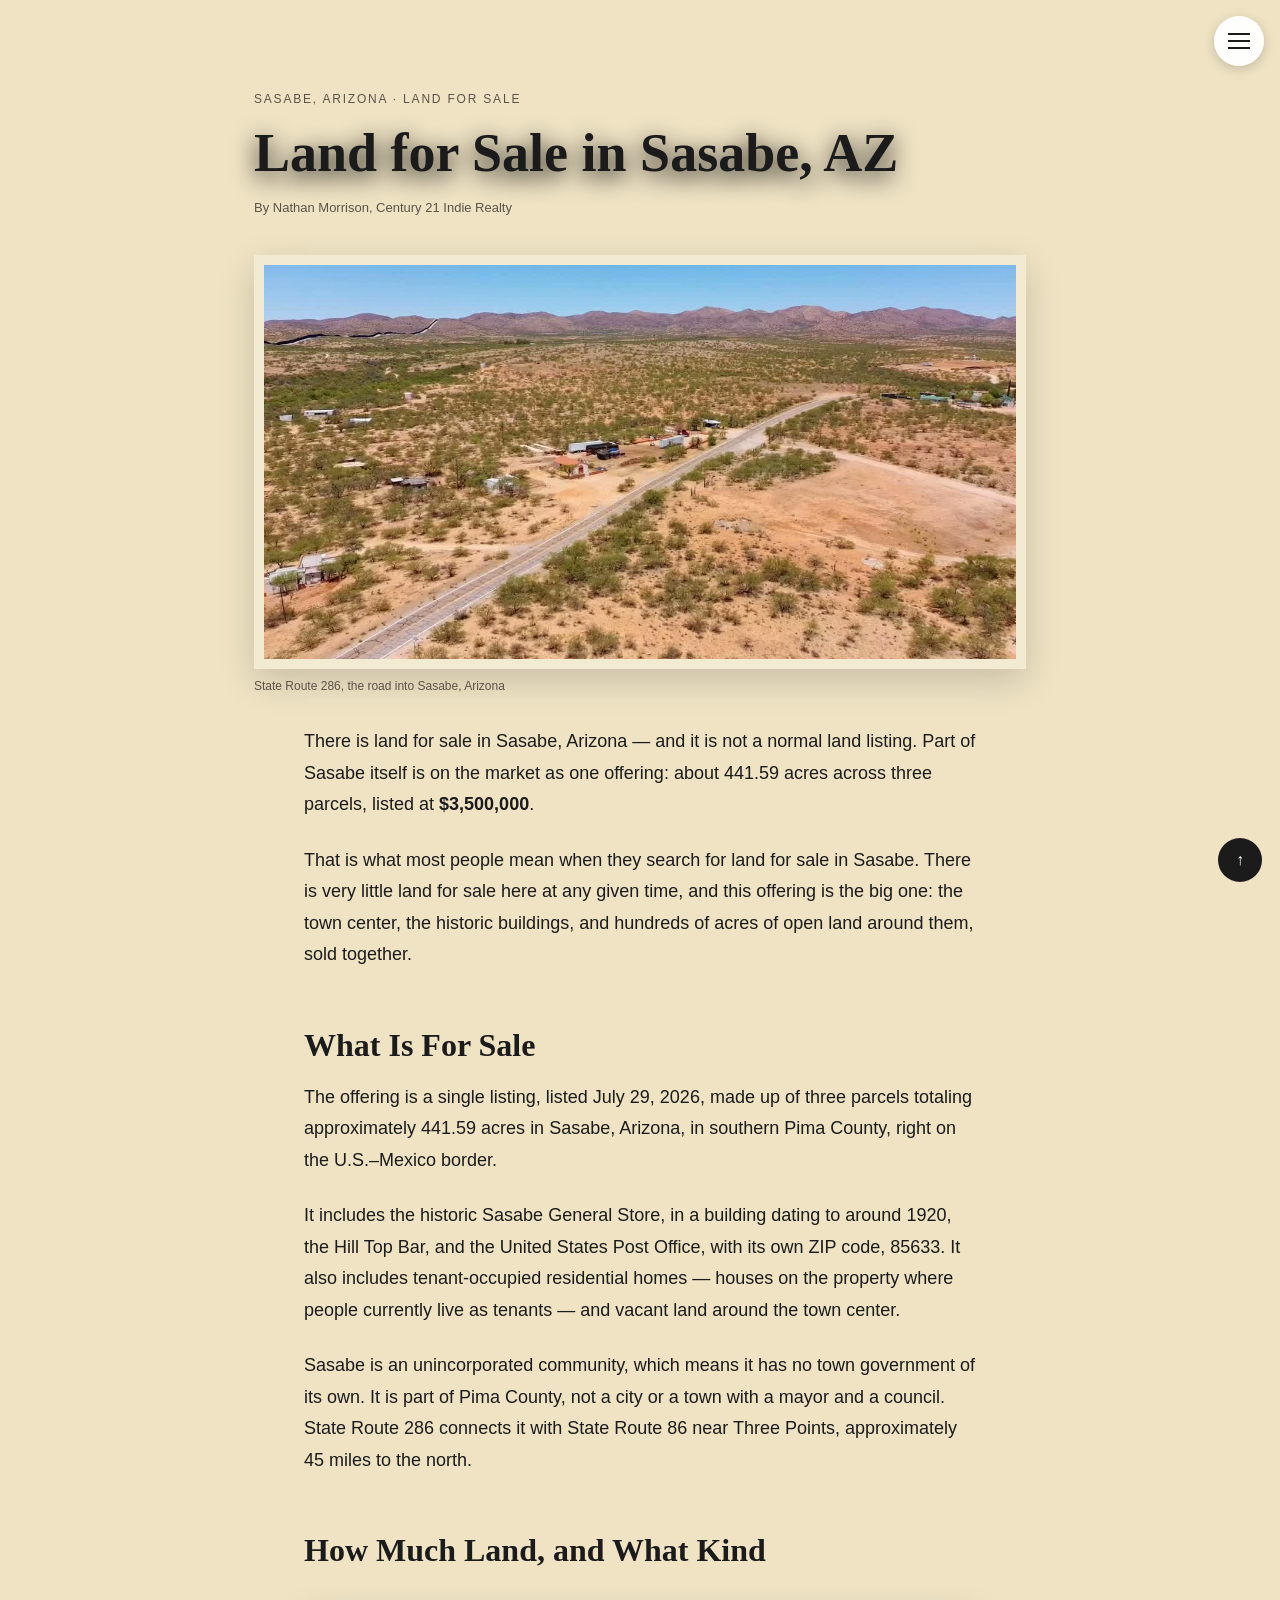
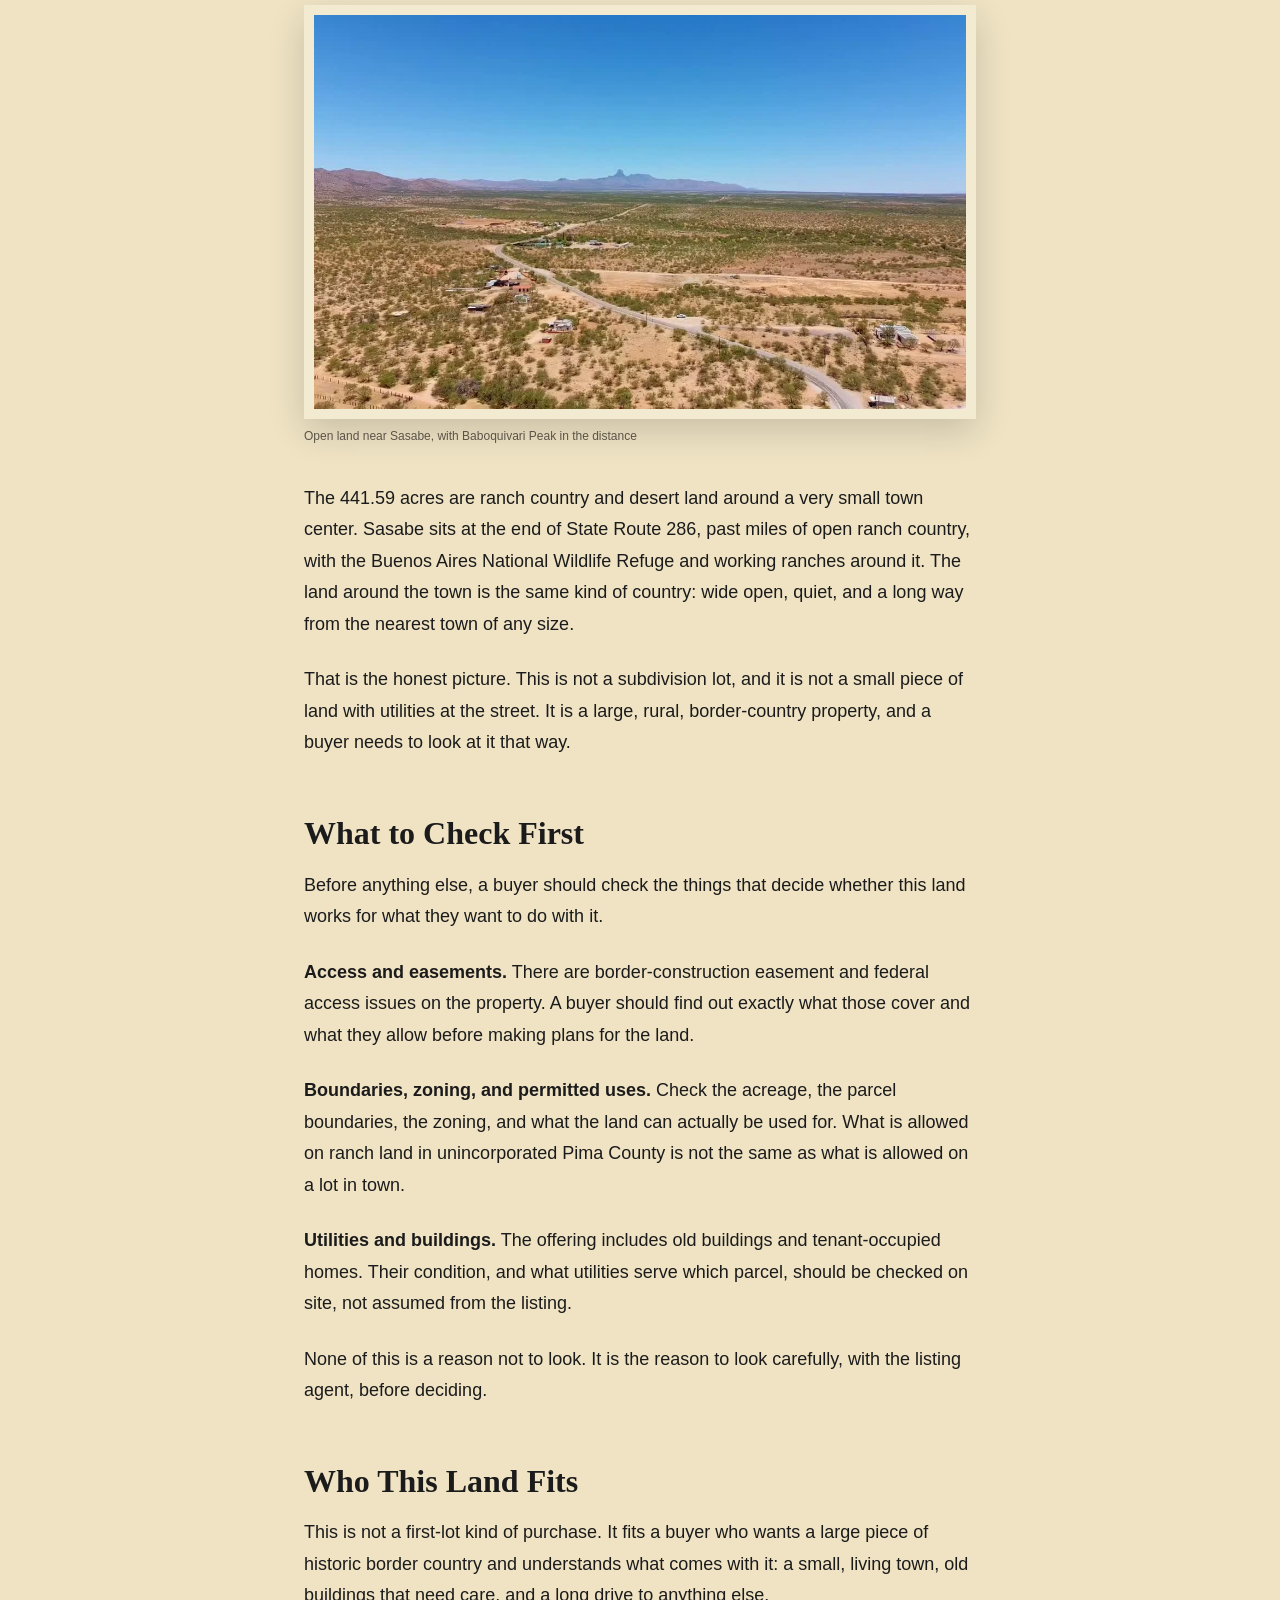
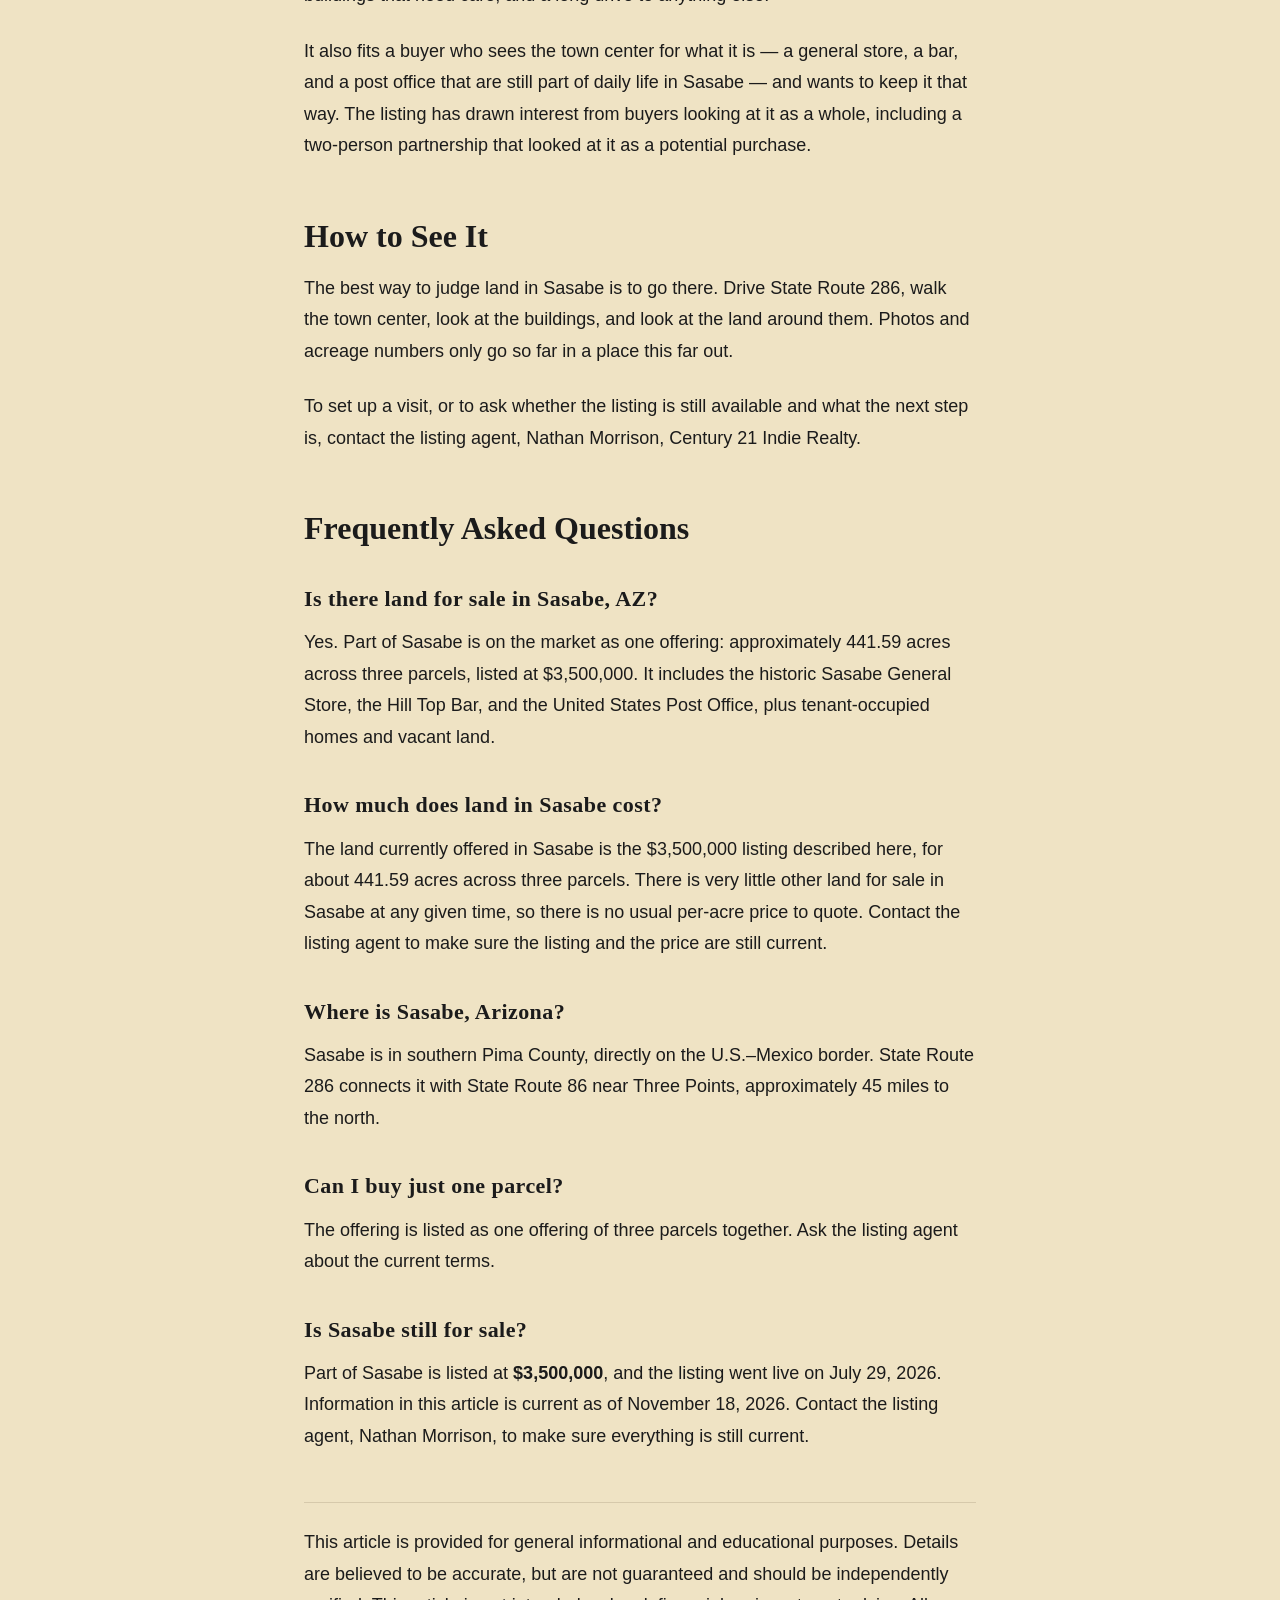
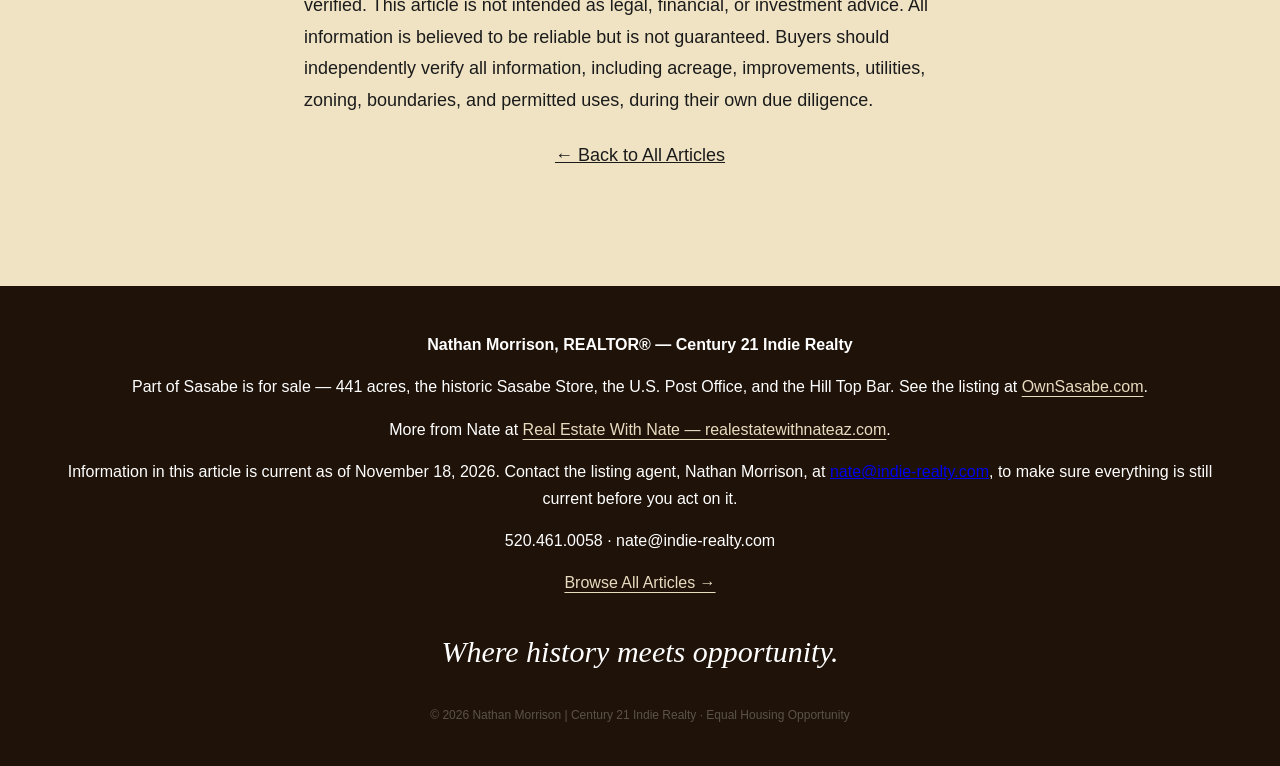
<file: 03-land-for-sale-in-sasabe-az.html>
<!DOCTYPE html>
<html lang="en">
<head>
<meta charset="UTF-8" />
<meta name="viewport" content="width=device-width, initial-scale=1" />
<title>Land for Sale in Sasabe, AZ | Own Sasabe</title>
<meta name="description" content="Land for sale in Sasabe, Arizona: part of Sasabe is on the market as one offering — about 441.59 acres across three parcels, listed at $3,500,000, including the historic Sasabe General Store, the Hill Top Bar, and the U.S. Post Office." />
<link rel="stylesheet" href="styles.css" />
</head>
<body>
  <input type="checkbox" id="nav-toggle" class="nav-checkbox">
  <label class="hamburger-btn" for="nav-toggle"><span class="bar"></span></label>
  <div class="nav-overlay">
    <span class="brand-tag">Own Sasabe</span>
    <a href="index.html#top">Home</a>
    <a href="index.html#history">History</a>
    <a href="index.html#highlights">Highlights</a>
    <a href="index.html#snapshot">Snapshot</a>
    <a href="index.html#vision">Vision</a>
    <a href="index.html#video">Video</a>
    <a href="index.html#parcels">Parcels</a>
    <a href="index.html#location">Location</a>
    <a href="index.html#info">Disclosures</a>
    <a href="index.html#articles">Articles</a>
    <a href="index.html#contact">Contact</a>
  </div>

  <header class="article-header">
    <p class="article-kicker">Sasabe, Arizona &middot; Land for Sale</p>
    <h1>Land for Sale in Sasabe, AZ</h1>
    <p class="article-byline">By Nathan Morrison, Century 21 Indie Realty</p>
  </header>

  <figure class="article-hero">
    <img class="framed-image" src="assets/images/still-aerial-highway-286.jpg" alt="State Route 286 running through open desert land near Sasabe, Arizona" width="1280" height="720" />
    <figcaption>State Route 286, the road into Sasabe, Arizona</figcaption>
  </figure>

  <main class="article-body">
<p>There is land for sale in Sasabe, Arizona &mdash; and it is not a normal land listing. Part of Sasabe itself is on the market as one offering: about 441.59 acres across three parcels, listed at <strong>$3,500,000</strong>.</p>
<p>That is what most people mean when they search for land for sale in Sasabe. There is very little land for sale here at any given time, and this offering is the big one: the town center, the historic buildings, and hundreds of acres of open land around them, sold together.</p>

<h2 id="what-is-for-sale">What Is For Sale</h2>
<p>The offering is a single listing, listed July 29, 2026, made up of three parcels totaling approximately 441.59 acres in Sasabe, Arizona, in southern Pima County, right on the U.S.&ndash;Mexico border.</p>
<p>It includes the historic Sasabe General Store, in a building dating to around 1920, the Hill Top Bar, and the United States Post Office, with its own ZIP code, 85633. It also includes tenant-occupied residential homes &mdash; houses on the property where people currently live as tenants &mdash; and vacant land around the town center.</p>
<p>Sasabe is an unincorporated community, which means it has no town government of its own. It is part of Pima County, not a city or a town with a mayor and a council. State Route 286 connects it with State Route 86 near Three Points, approximately 45 miles to the north.</p>

<h2 id="how-much-land">How Much Land, and What Kind</h2>
<figure><img class="framed-image" src="assets/images/still-aerial-baboquivari.jpg" width="1280" height="720" alt="Open desert land near Sasabe, Arizona, with Baboquivari Peak in the distance"><figcaption>Open land near Sasabe, with Baboquivari Peak in the distance</figcaption></figure>
<p>The 441.59 acres are ranch country and desert land around a very small town center. Sasabe sits at the end of State Route 286, past miles of open ranch country, with the Buenos Aires National Wildlife Refuge and working ranches around it. The land around the town is the same kind of country: wide open, quiet, and a long way from the nearest town of any size.</p>
<p>That is the honest picture. This is not a subdivision lot, and it is not a small piece of land with utilities at the street. It is a large, rural, border-country property, and a buyer needs to look at it that way.</p>

<h2 id="what-to-check-first">What to Check First</h2>
<p>Before anything else, a buyer should check the things that decide whether this land works for what they want to do with it.</p>
<p><strong>Access and easements.</strong> There are border-construction easement and federal access issues on the property. A buyer should find out exactly what those cover and what they allow before making plans for the land.</p>
<p><strong>Boundaries, zoning, and permitted uses.</strong> Check the acreage, the parcel boundaries, the zoning, and what the land can actually be used for. What is allowed on ranch land in unincorporated Pima County is not the same as what is allowed on a lot in town.</p>
<p><strong>Utilities and buildings.</strong> The offering includes old buildings and tenant-occupied homes. Their condition, and what utilities serve which parcel, should be checked on site, not assumed from the listing.</p>
<p>None of this is a reason not to look. It is the reason to look carefully, with the listing agent, before deciding.</p>

<h2 id="who-this-land-fits">Who This Land Fits</h2>
<p>This is not a first-lot kind of purchase. It fits a buyer who wants a large piece of historic border country and understands what comes with it: a small, living town, old buildings that need care, and a long drive to anything else.</p>
<p>It also fits a buyer who sees the town center for what it is &mdash; a general store, a bar, and a post office that are still part of daily life in Sasabe &mdash; and wants to keep it that way. The listing has drawn interest from buyers looking at it as a whole, including a two-person partnership that looked at it as a potential purchase.</p>

<h2 id="how-to-see-it">How to See It</h2>
<p>The best way to judge land in Sasabe is to go there. Drive State Route 286, walk the town center, look at the buildings, and look at the land around them. Photos and acreage numbers only go so far in a place this far out.</p>
<p>To set up a visit, or to ask whether the listing is still available and what the next step is, contact the listing agent, Nathan Morrison, Century 21 Indie Realty.</p>

<h2 id="frequently-asked-questions">Frequently Asked Questions</h2>
<h3 id="is-there-land-for-sale-in-sasabe">Is there land for sale in Sasabe, AZ?</h3>
<p>Yes. Part of Sasabe is on the market as one offering: approximately 441.59 acres across three parcels, listed at $3,500,000. It includes the historic Sasabe General Store, the Hill Top Bar, and the United States Post Office, plus tenant-occupied homes and vacant land.</p>
<h3 id="how-much-does-land-in-sasabe-cost">How much does land in Sasabe cost?</h3>
<p>The land currently offered in Sasabe is the $3,500,000 listing described here, for about 441.59 acres across three parcels. There is very little other land for sale in Sasabe at any given time, so there is no usual per-acre price to quote. Contact the listing agent to make sure the listing and the price are still current.</p>
<h3 id="where-is-sasabe-arizona">Where is Sasabe, Arizona?</h3>
<p>Sasabe is in southern Pima County, directly on the U.S.&ndash;Mexico border. State Route 286 connects it with State Route 86 near Three Points, approximately 45 miles to the north.</p>
<h3 id="can-i-buy-just-one-parcel">Can I buy just one parcel?</h3>
<p>The offering is listed as one offering of three parcels together. Ask the listing agent about the current terms.</p>
<h3 id="is-sasabe-still-for-sale">Is Sasabe still for sale?</h3>
<p>Part of Sasabe is listed at <strong>$3,500,000</strong>, and the listing went live on July 29, 2026. Information in this article is current as of November 18, 2026. Contact the listing agent, Nathan Morrison, to make sure everything is still current.</p>

    <p class="fineprint" style="margin-top:50px;border-top:1px solid rgba(80,61,42,.16);padding-top:24px;">This article is provided for general informational and educational purposes. Details are believed to be accurate, but are not guaranteed and should be independently verified. This article is not intended as legal, financial, or investment advice. All information is believed to be reliable but is not guaranteed. Buyers should independently verify all information, including acreage, improvements, utilities, zoning, boundaries, and permitted uses, during their own due diligence.</p>
    <p class="fineprint center" style="margin-top:10px;"><a href="articles-all.html" style="color:inherit;">&larr; Back to All Articles</a></p>
  </main>

  <footer class="footer">
    <p><strong>Nathan Morrison, REALTOR&reg; &mdash; Century 21 Indie Realty</strong></p>
    <p>Part of Sasabe is for sale &mdash; 441 acres, the historic Sasabe Store, the U.S. Post Office, and the Hill Top Bar. See the listing at <a href="https://ownsasabe.com" style="color:#e8dcc0;text-decoration:underline;text-underline-offset:4px;">OwnSasabe.com</a>.</p>
    <p>More from Nate at <a href="https://realestatewithnateaz.com" style="color:#e8dcc0;text-decoration:underline;text-underline-offset:4px;">Real Estate With Nate &mdash; realestatewithnateaz.com</a>.</p>
    <p>Information in this article is current as of November 18, 2026. Contact the listing agent, Nathan Morrison, at <a href="mailto:nate@indie-realty.com">nate@indie-realty.com</a>, to make sure everything is still current before you act on it.</p>
    <p>520.461.0058 &middot; nate@indie-realty.com</p>
    <p><a href="articles-all.html" style="color:#e8dcc0;text-decoration:underline;text-underline-offset:4px;">Browse All Articles &rarr;</a></p>
    <p class="tagline">Where history meets opportunity.</p>
    <p class="fineprint">&copy; 2026 Nathan Morrison | Century 21 Indie Realty &middot; Equal Housing Opportunity</p>
  </footer>

  <a class="back-to-top" href="#top" aria-label="Back to top">&uarr;</a>
</body>
</html>
</file>
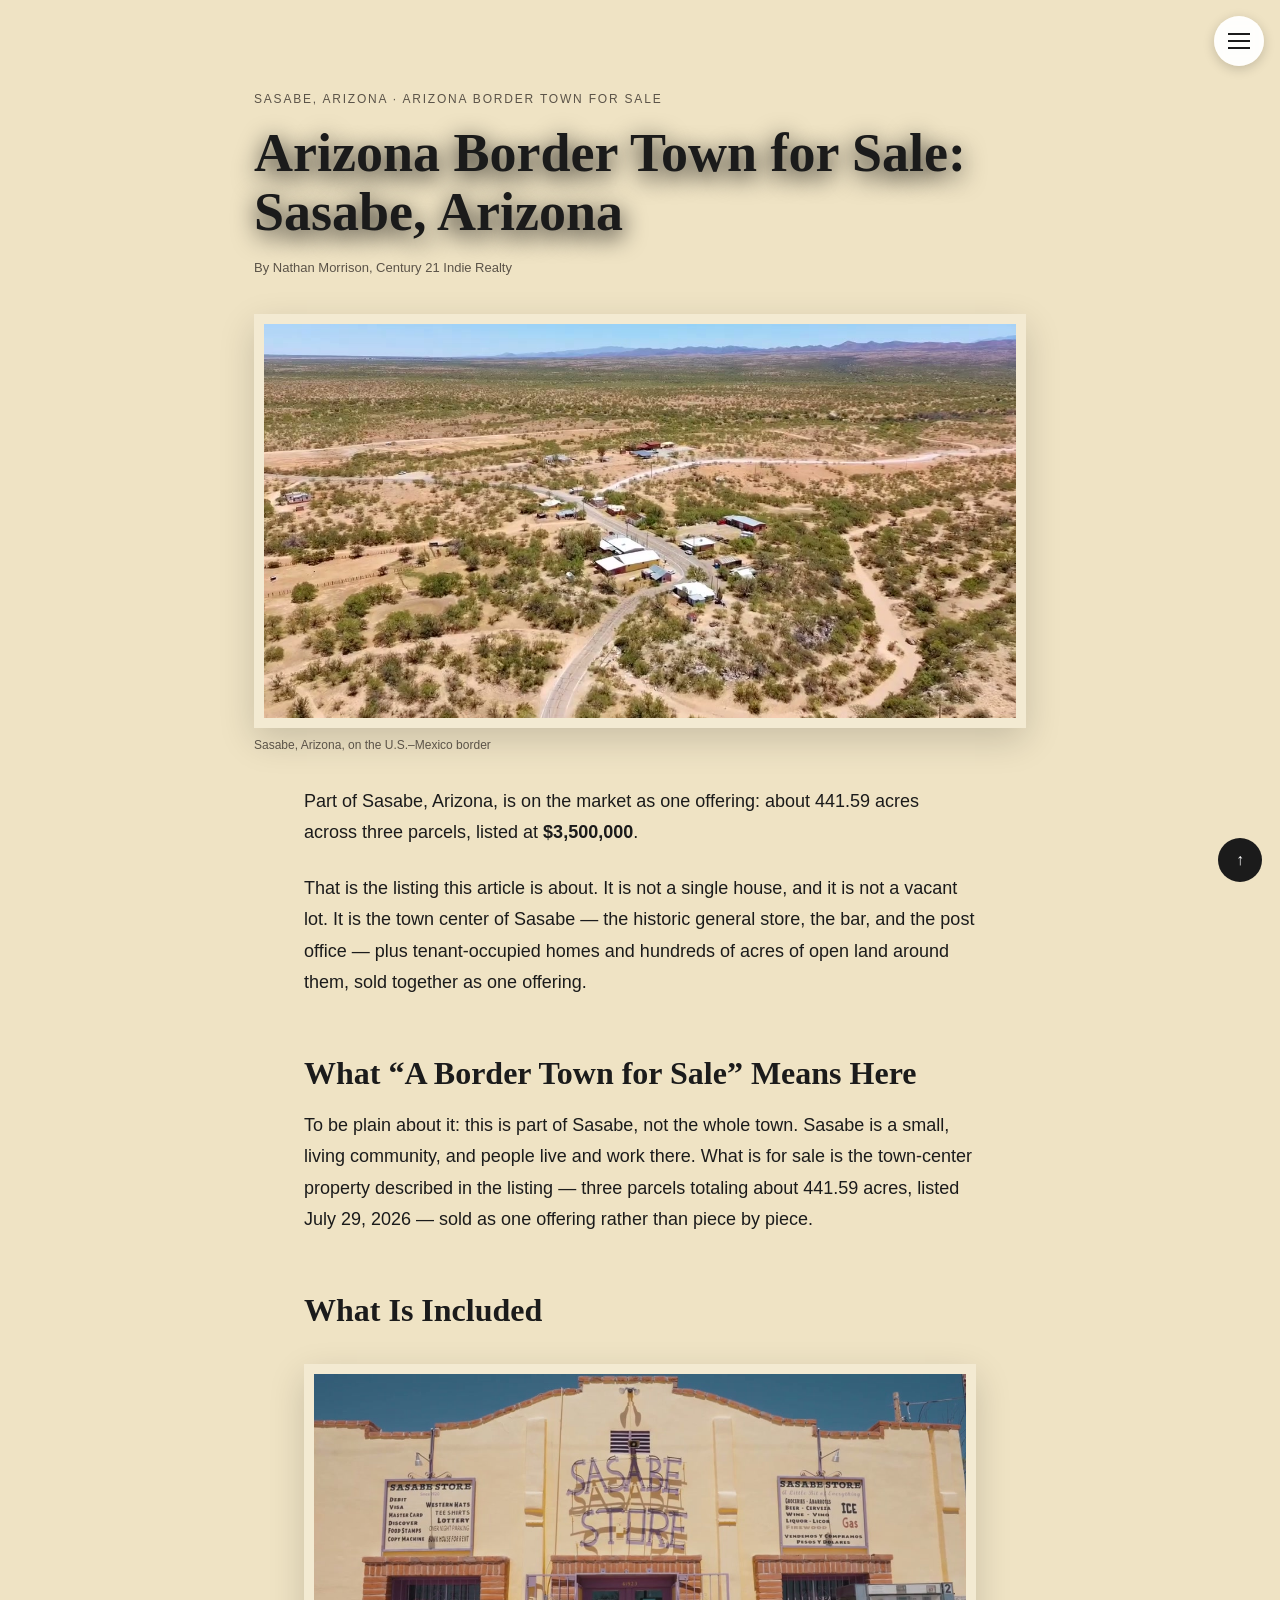
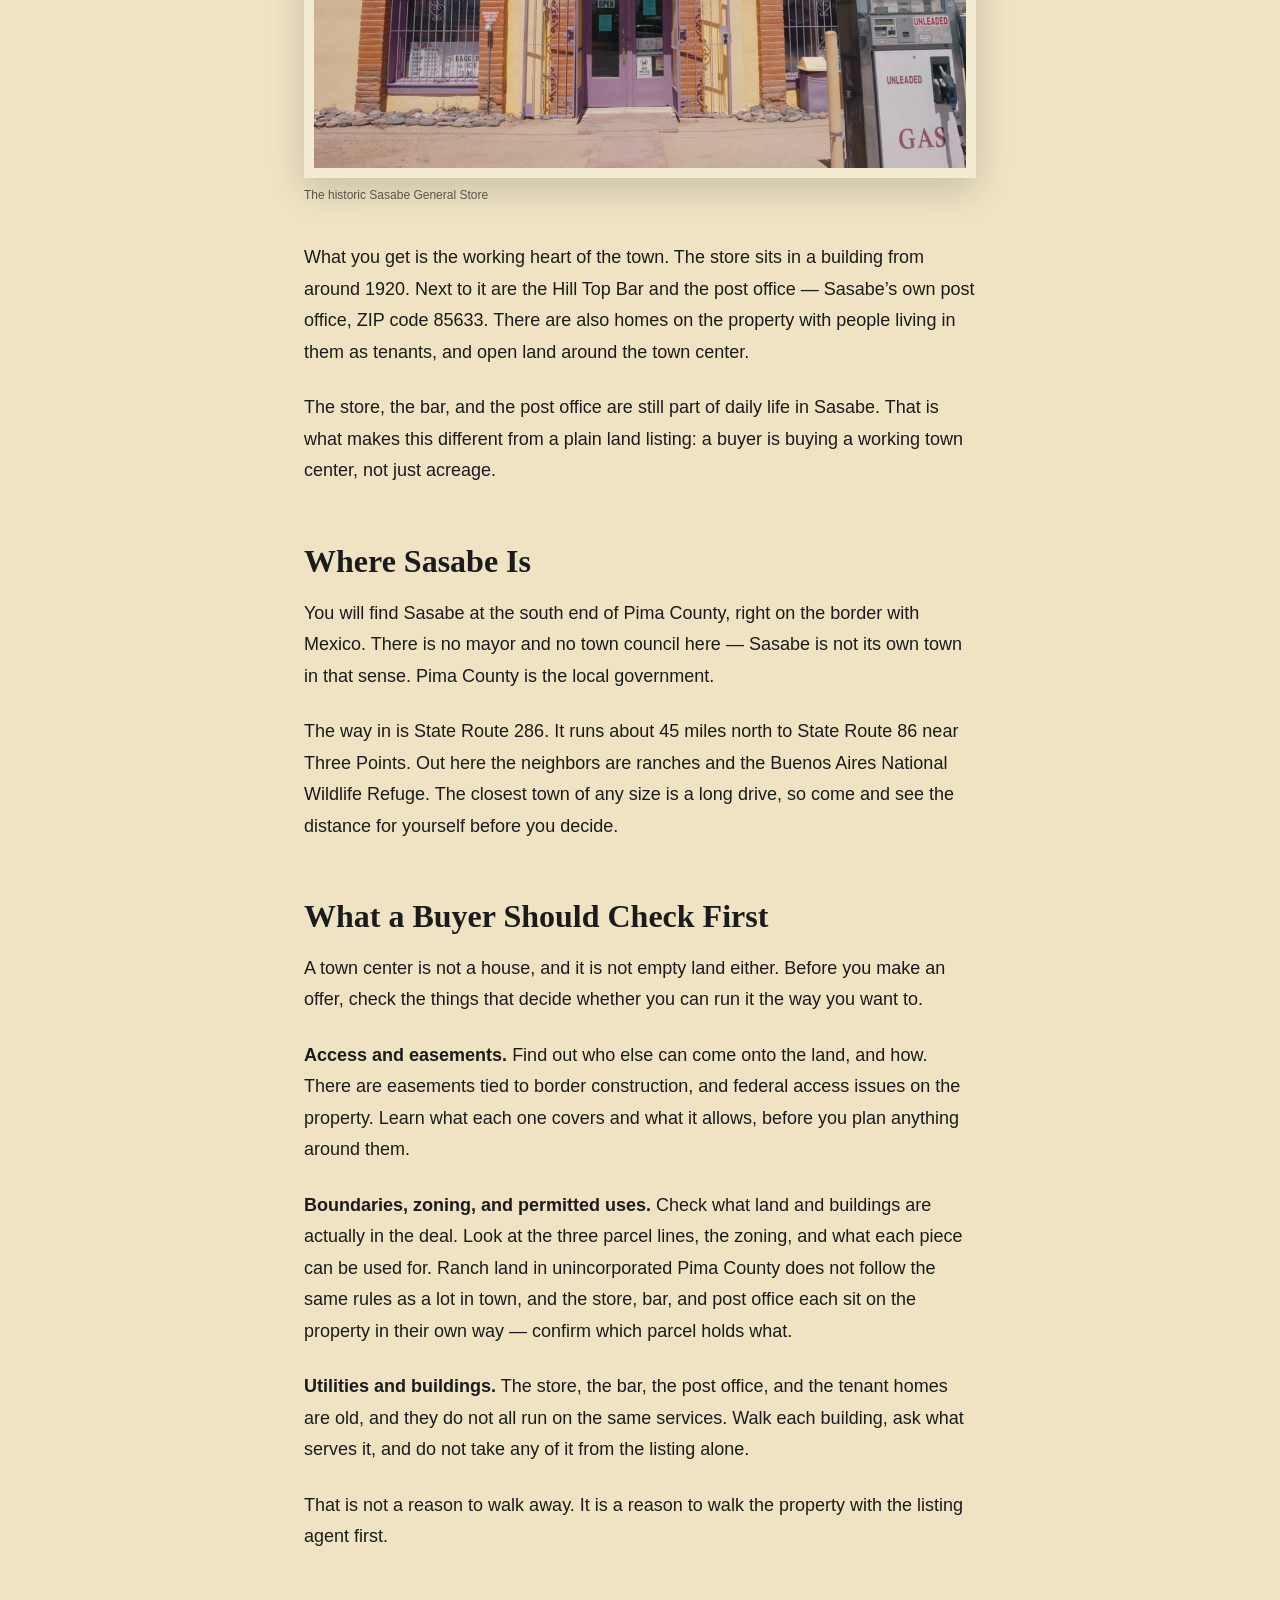
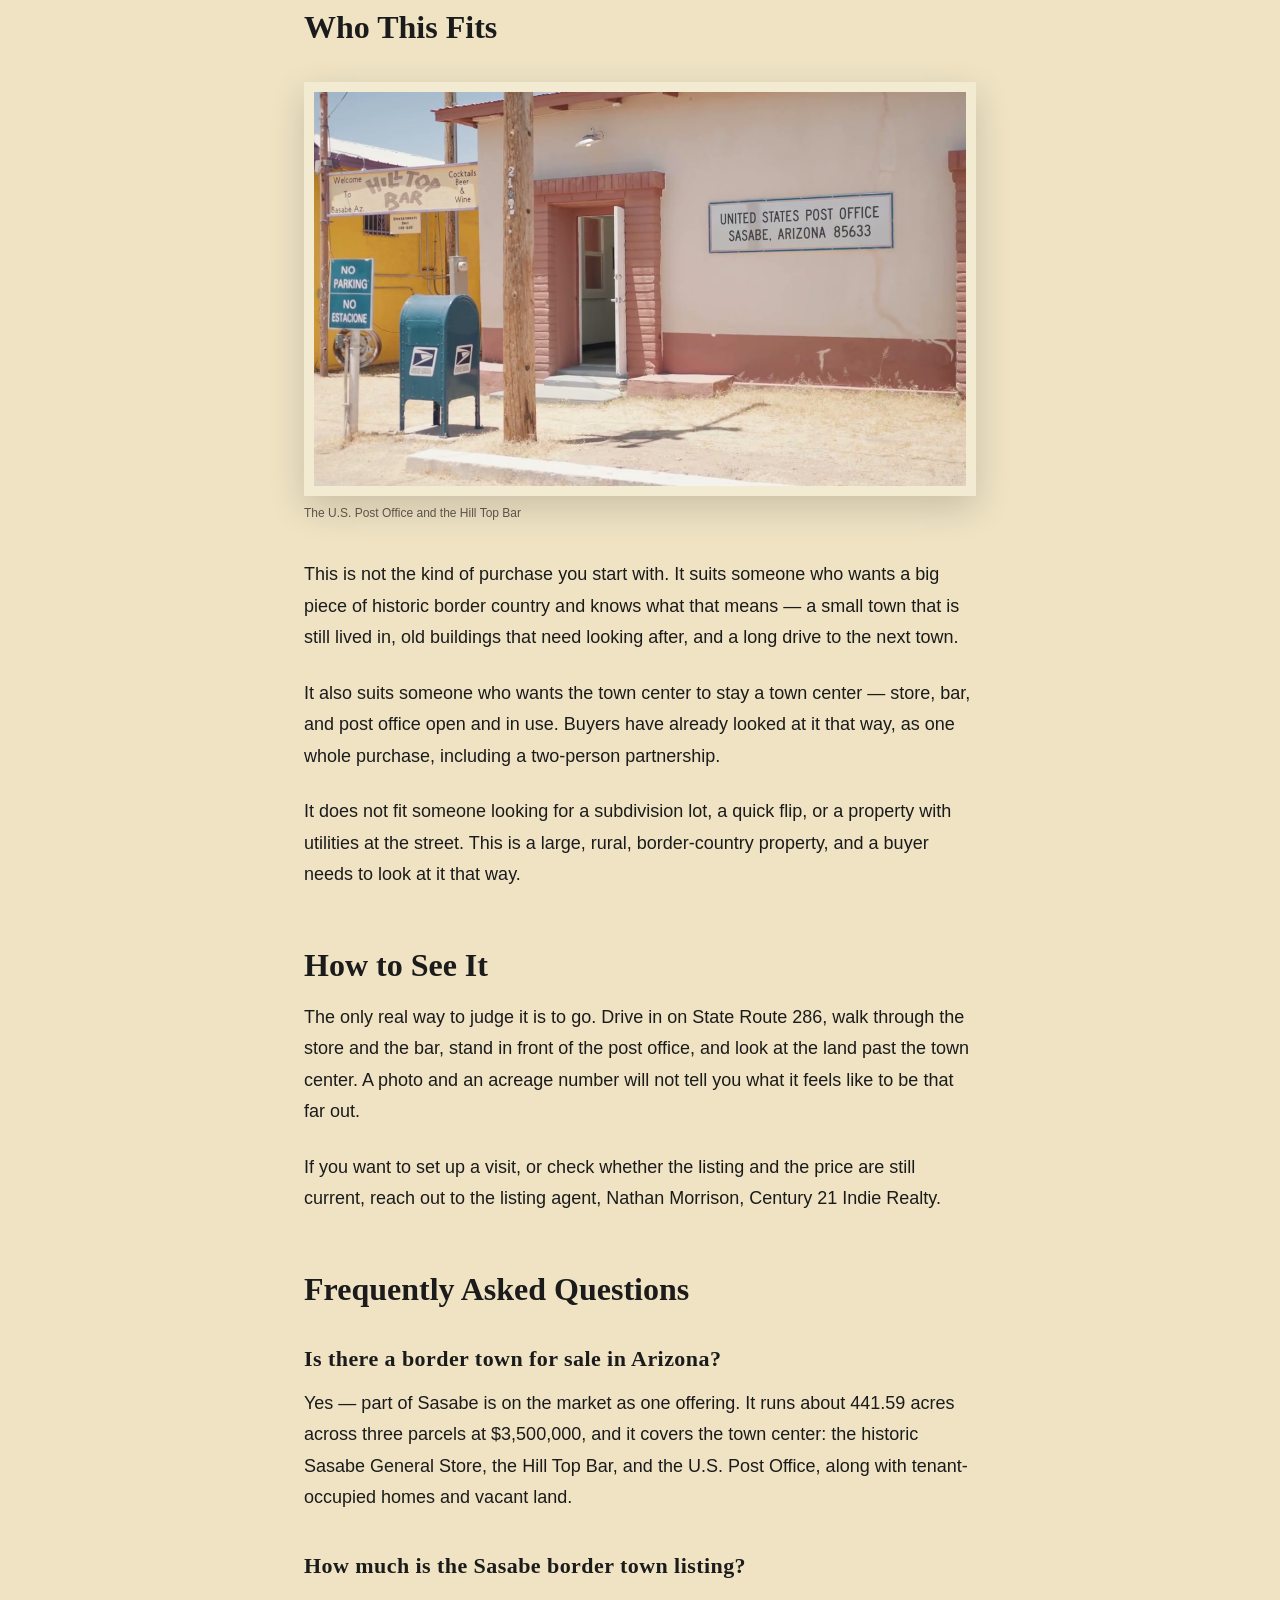
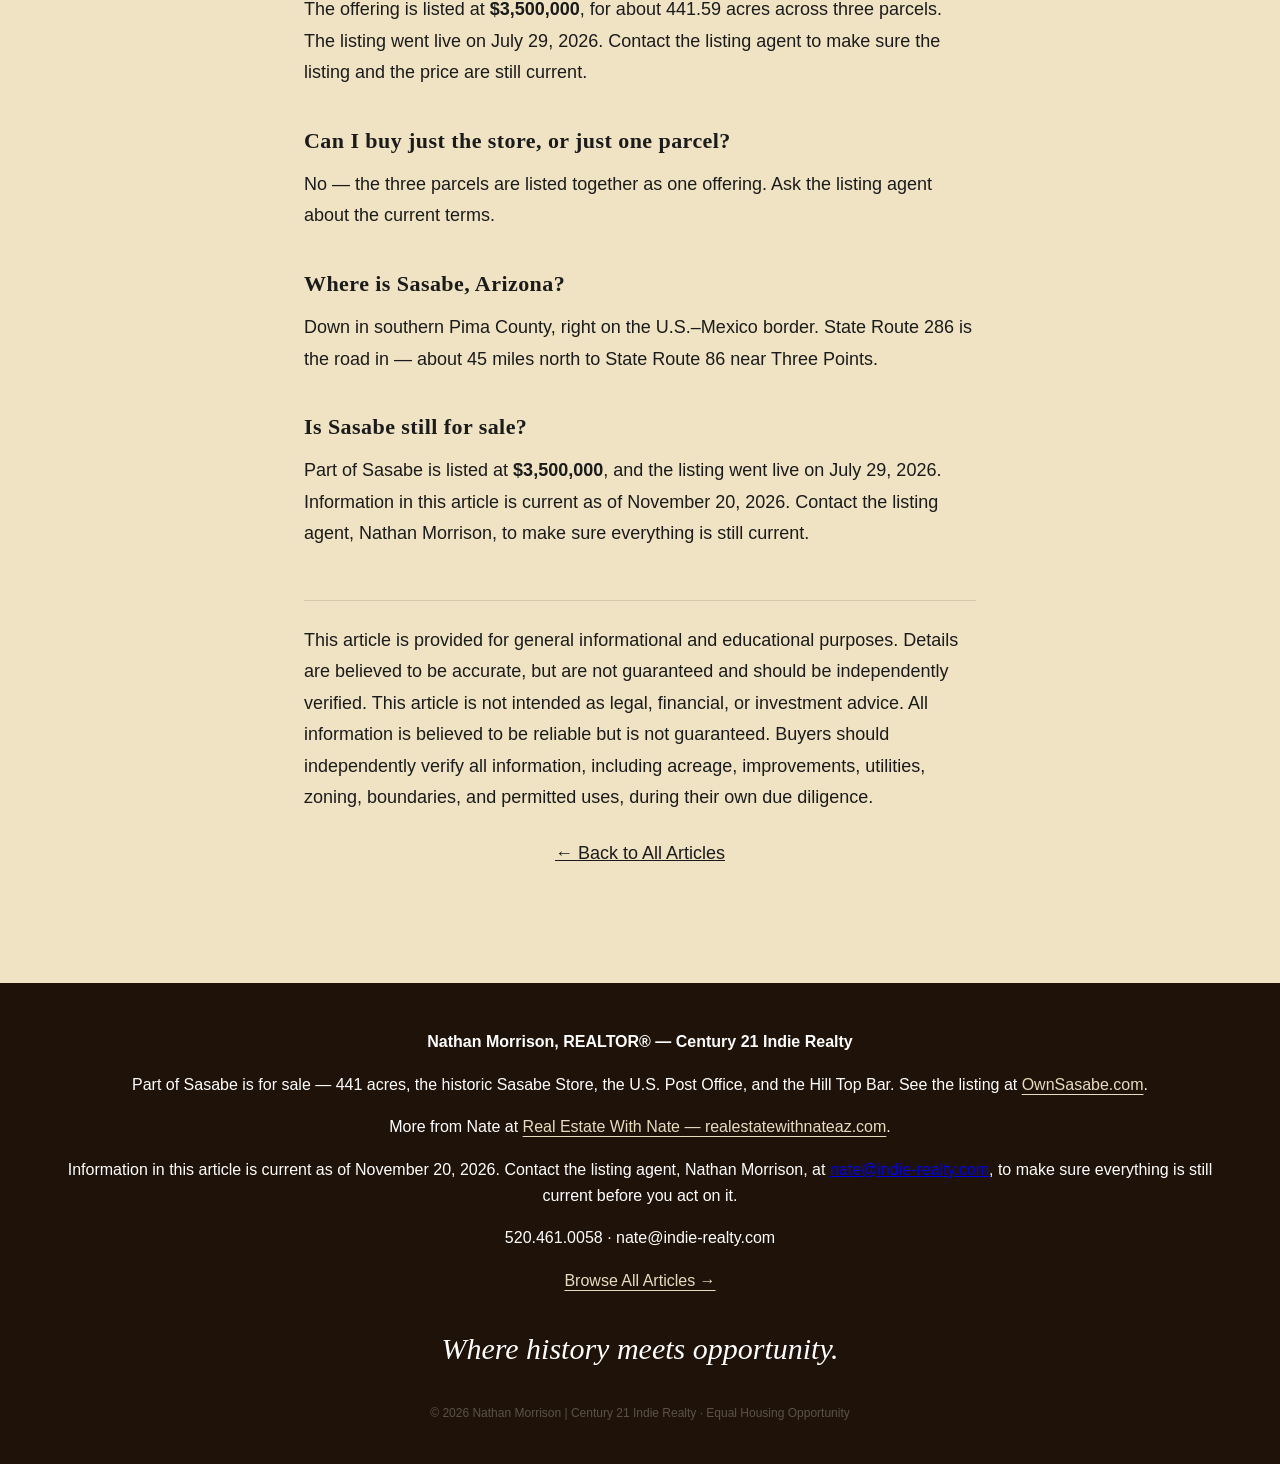
<file: 04-arizona-border-town-for-sale-sasabe-az.html>
<!DOCTYPE html>
<html lang="en">
<head>
<meta charset="UTF-8" />
<meta name="viewport" content="width=device-width, initial-scale=1" />
<title>Arizona Border Town for Sale: Sasabe, Arizona | Own Sasabe</title>
<meta name="description" content="Arizona border town for sale: part of Sasabe, Arizona is on the market as one offering — about 441.59 acres across three parcels, listed at $3,500,000, including the historic Sasabe General Store, the Hill Top Bar, and the U.S. Post Office." />
<link rel="stylesheet" href="styles.css" />
</head>
<body>
  <input type="checkbox" id="nav-toggle" class="nav-checkbox">
  <label class="hamburger-btn" for="nav-toggle"><span class="bar"></span></label>
  <div class="nav-overlay">
    <span class="brand-tag">Own Sasabe</span>
    <a href="index.html#top">Home</a>
    <a href="index.html#history">History</a>
    <a href="index.html#highlights">Highlights</a>
    <a href="index.html#snapshot">Snapshot</a>
    <a href="index.html#vision">Vision</a>
    <a href="index.html#video">Video</a>
    <a href="index.html#parcels">Parcels</a>
    <a href="index.html#location">Location</a>
    <a href="index.html#info">Disclosures</a>
    <a href="index.html#articles">Articles</a>
    <a href="index.html#contact">Contact</a>
  </div>

  <header class="article-header">
    <p class="article-kicker">Sasabe, Arizona &middot; Arizona Border Town for Sale</p>
    <h1>Arizona Border Town for Sale: Sasabe, Arizona</h1>
    <p class="article-byline">By Nathan Morrison, Century 21 Indie Realty</p>
  </header>

  <figure class="article-hero">
    <img class="framed-image" src="assets/images/still-aerial-town.jpg" alt="Aerial view of Sasabe, Arizona, a small town on the U.S.-Mexico border" width="1280" height="720" />
    <figcaption>Sasabe, Arizona, on the U.S.&ndash;Mexico border</figcaption>
  </figure>

  <main class="article-body">
<p>Part of Sasabe, Arizona, is on the market as one offering: about 441.59 acres across three parcels, listed at <strong>$3,500,000</strong>.</p>
<p>That is the listing this article is about. It is not a single house, and it is not a vacant lot. It is the town center of Sasabe &mdash; the historic general store, the bar, and the post office &mdash; plus tenant-occupied homes and hundreds of acres of open land around them, sold together as one offering.</p>

<h2 id="what-border-town-for-sale-means">What &ldquo;A Border Town for Sale&rdquo; Means Here</h2>
<p>To be plain about it: this is part of Sasabe, not the whole town. Sasabe is a small, living community, and people live and work there. What is for sale is the town-center property described in the listing &mdash; three parcels totaling about 441.59 acres, listed July 29, 2026 &mdash; sold as one offering rather than piece by piece.</p>
<h2 id="what-is-included">What Is Included</h2>
<figure><img class="framed-image" src="assets/images/still-store-exterior.jpg" width="1280" height="720" alt="Exterior of the historic Sasabe General Store"><figcaption>The historic Sasabe General Store</figcaption></figure>
<p>What you get is the working heart of the town. The store sits in a building from around 1920. Next to it are the Hill Top Bar and the post office &mdash; Sasabe&rsquo;s own post office, ZIP code 85633. There are also homes on the property with people living in them as tenants, and open land around the town center.</p>
<p>The store, the bar, and the post office are still part of daily life in Sasabe. That is what makes this different from a plain land listing: a buyer is buying a working town center, not just acreage.</p>

<h2 id="where-is-sasabe">Where Sasabe Is</h2>
<p>You will find Sasabe at the south end of Pima County, right on the border with Mexico. There is no mayor and no town council here &mdash; Sasabe is not its own town in that sense. Pima County is the local government.</p>
<p>The way in is State Route 286. It runs about 45 miles north to State Route 86 near Three Points. Out here the neighbors are ranches and the Buenos Aires National Wildlife Refuge. The closest town of any size is a long drive, so come and see the distance for yourself before you decide.</p>

<h2 id="what-to-check-first">What a Buyer Should Check First</h2>
<p>A town center is not a house, and it is not empty land either. Before you make an offer, check the things that decide whether you can run it the way you want to.</p>
<p><strong>Access and easements.</strong> Find out who else can come onto the land, and how. There are easements tied to border construction, and federal access issues on the property. Learn what each one covers and what it allows, before you plan anything around them.</p>
<p><strong>Boundaries, zoning, and permitted uses.</strong> Check what land and buildings are actually in the deal. Look at the three parcel lines, the zoning, and what each piece can be used for. Ranch land in unincorporated Pima County does not follow the same rules as a lot in town, and the store, bar, and post office each sit on the property in their own way &mdash; confirm which parcel holds what.</p>
<p><strong>Utilities and buildings.</strong> The store, the bar, the post office, and the tenant homes are old, and they do not all run on the same services. Walk each building, ask what serves it, and do not take any of it from the listing alone.</p>
<p>That is not a reason to walk away. It is a reason to walk the property with the listing agent first.</p>

<h2 id="who-this-fits">Who This Fits</h2>
<figure><img class="framed-image" src="assets/images/still-post-office-bar.jpg" width="1280" height="720" alt="The U.S. Post Office and the Hill Top Bar in Sasabe, Arizona"><figcaption>The U.S. Post Office and the Hill Top Bar</figcaption></figure>
<p>This is not the kind of purchase you start with. It suits someone who wants a big piece of historic border country and knows what that means &mdash; a small town that is still lived in, old buildings that need looking after, and a long drive to the next town.</p>
<p>It also suits someone who wants the town center to stay a town center &mdash; store, bar, and post office open and in use. Buyers have already looked at it that way, as one whole purchase, including a two-person partnership.</p>
<p>It does not fit someone looking for a subdivision lot, a quick flip, or a property with utilities at the street. This is a large, rural, border-country property, and a buyer needs to look at it that way.</p>

<h2 id="how-to-see-it">How to See It</h2>
<p>The only real way to judge it is to go. Drive in on State Route 286, walk through the store and the bar, stand in front of the post office, and look at the land past the town center. A photo and an acreage number will not tell you what it feels like to be that far out.</p>
<p>If you want to set up a visit, or check whether the listing and the price are still current, reach out to the listing agent, Nathan Morrison, Century 21 Indie Realty.</p>

<h2 id="frequently-asked-questions">Frequently Asked Questions</h2>
<h3 id="is-there-a-border-town-for-sale-in-arizona">Is there a border town for sale in Arizona?</h3>
<p>Yes &mdash; part of Sasabe is on the market as one offering. It runs about 441.59 acres across three parcels at $3,500,000, and it covers the town center: the historic Sasabe General Store, the Hill Top Bar, and the U.S. Post Office, along with tenant-occupied homes and vacant land.</p>
<h3 id="how-much-is-the-town">How much is the Sasabe border town listing?</h3>
<p>The offering is listed at <strong>$3,500,000</strong>, for about 441.59 acres across three parcels. The listing went live on July 29, 2026. Contact the listing agent to make sure the listing and the price are still current.</p>
<h3 id="can-i-buy-just-the-store">Can I buy just the store, or just one parcel?</h3>
<p>No &mdash; the three parcels are listed together as one offering. Ask the listing agent about the current terms.</p>
<h3 id="where-is-sasabe-arizona">Where is Sasabe, Arizona?</h3>
<p>Down in southern Pima County, right on the U.S.&ndash;Mexico border. State Route 286 is the road in &mdash; about 45 miles north to State Route 86 near Three Points.</p>
<h3 id="is-sasabe-still-for-sale">Is Sasabe still for sale?</h3>
<p>Part of Sasabe is listed at <strong>$3,500,000</strong>, and the listing went live on July 29, 2026. Information in this article is current as of November 20, 2026. Contact the listing agent, Nathan Morrison, to make sure everything is still current.</p>

    <p class="fineprint" style="margin-top:50px;border-top:1px solid rgba(80,61,42,.16);padding-top:24px;">This article is provided for general informational and educational purposes. Details are believed to be accurate, but are not guaranteed and should be independently verified. This article is not intended as legal, financial, or investment advice. All information is believed to be reliable but is not guaranteed. Buyers should independently verify all information, including acreage, improvements, utilities, zoning, boundaries, and permitted uses, during their own due diligence.</p>
    <p class="fineprint center" style="margin-top:10px;"><a href="articles-all.html" style="color:inherit;">&larr; Back to All Articles</a></p>
  </main>

  <footer class="footer">
    <p><strong>Nathan Morrison, REALTOR&reg; &mdash; Century 21 Indie Realty</strong></p>
    <p>Part of Sasabe is for sale &mdash; 441 acres, the historic Sasabe Store, the U.S. Post Office, and the Hill Top Bar. See the listing at <a href="https://ownsasabe.com" style="color:#e8dcc0;text-decoration:underline;text-underline-offset:4px;">OwnSasabe.com</a>.</p>
    <p>More from Nate at <a href="https://realestatewithnateaz.com" style="color:#e8dcc0;text-decoration:underline;text-underline-offset:4px;">Real Estate With Nate &mdash; realestatewithnateaz.com</a>.</p>
    <p>Information in this article is current as of November 20, 2026. Contact the listing agent, Nathan Morrison, at <a href="mailto:nate@indie-realty.com">nate@indie-realty.com</a>, to make sure everything is still current before you act on it.</p>
    <p>520.461.0058 &middot; nate@indie-realty.com</p>
    <p><a href="articles-all.html" style="color:#e8dcc0;text-decoration:underline;text-underline-offset:4px;">Browse All Articles &rarr;</a></p>
    <p class="tagline">Where history meets opportunity.</p>
    <p class="fineprint">&copy; 2026 Nathan Morrison | Century 21 Indie Realty &middot; Equal Housing Opportunity</p>
  </footer>

  <a class="back-to-top" href="#top" aria-label="Back to top">&uarr;</a>
</body>
</html>
</file>
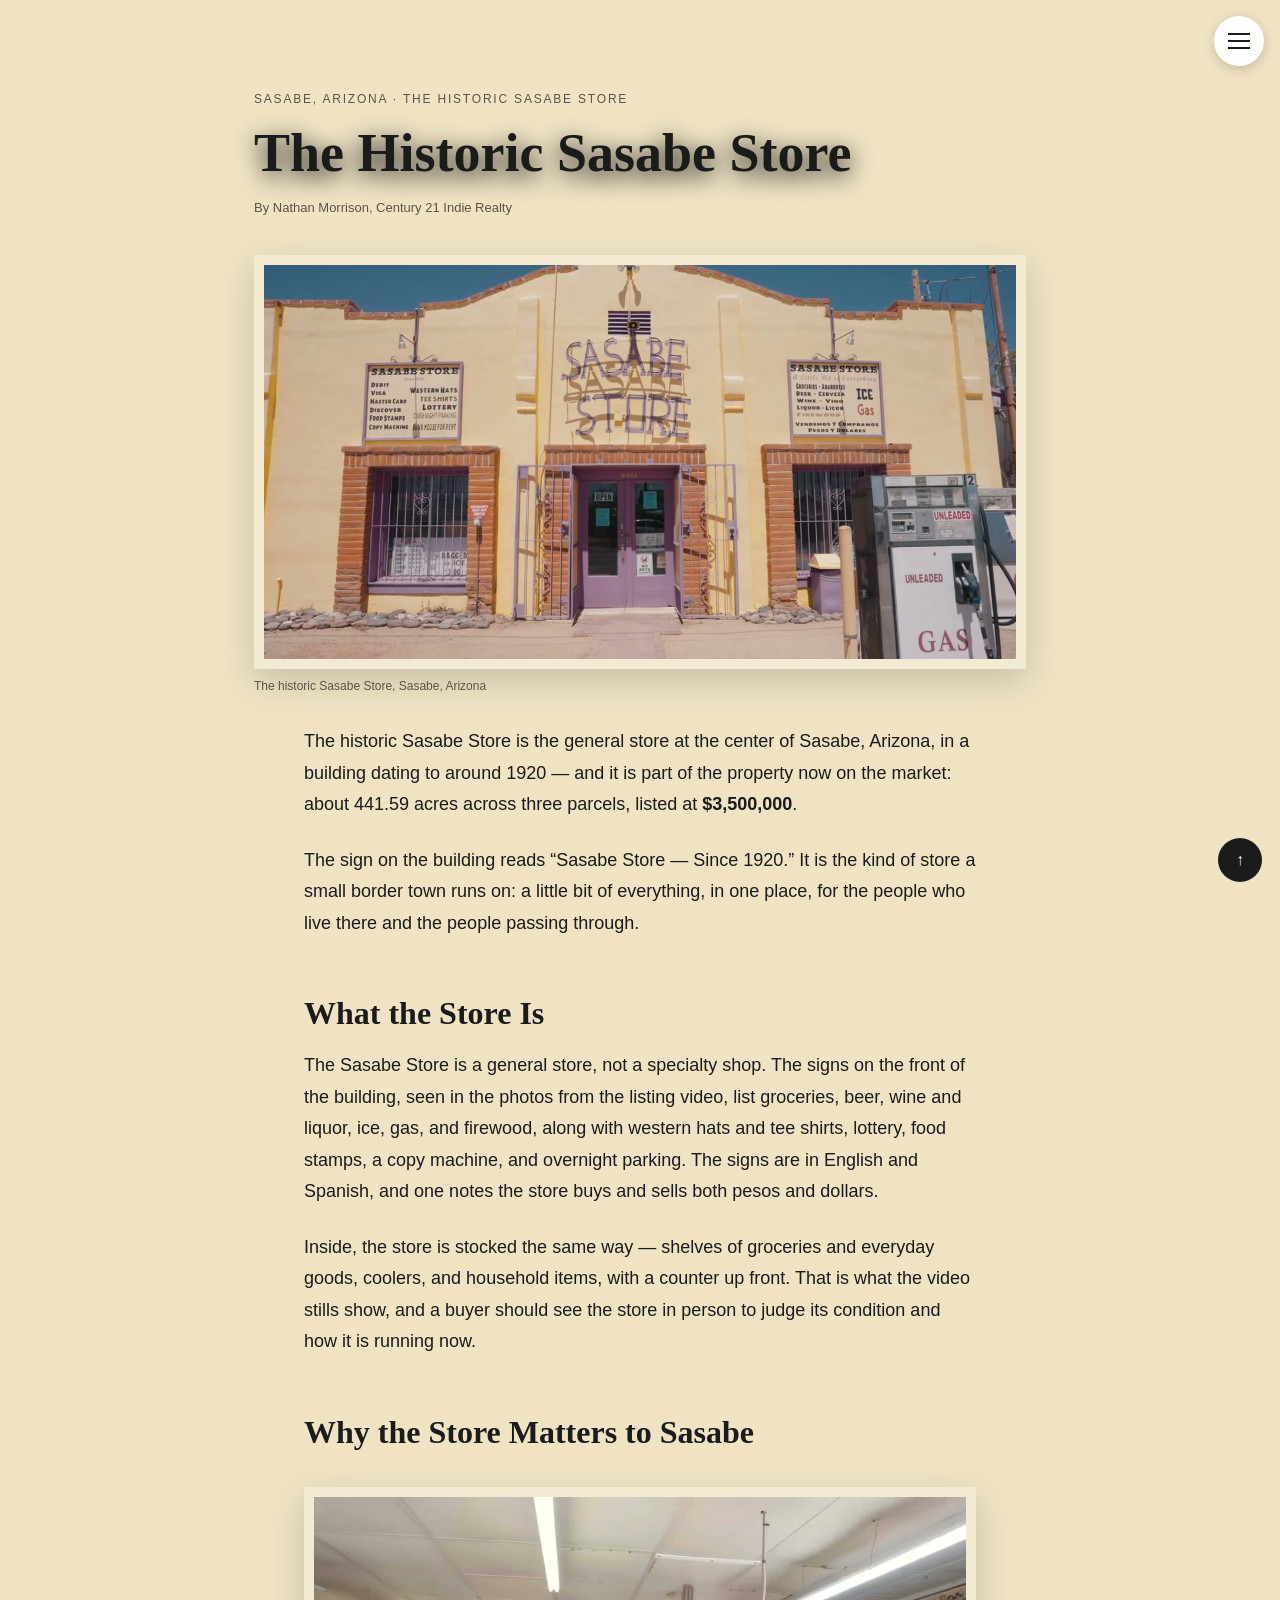
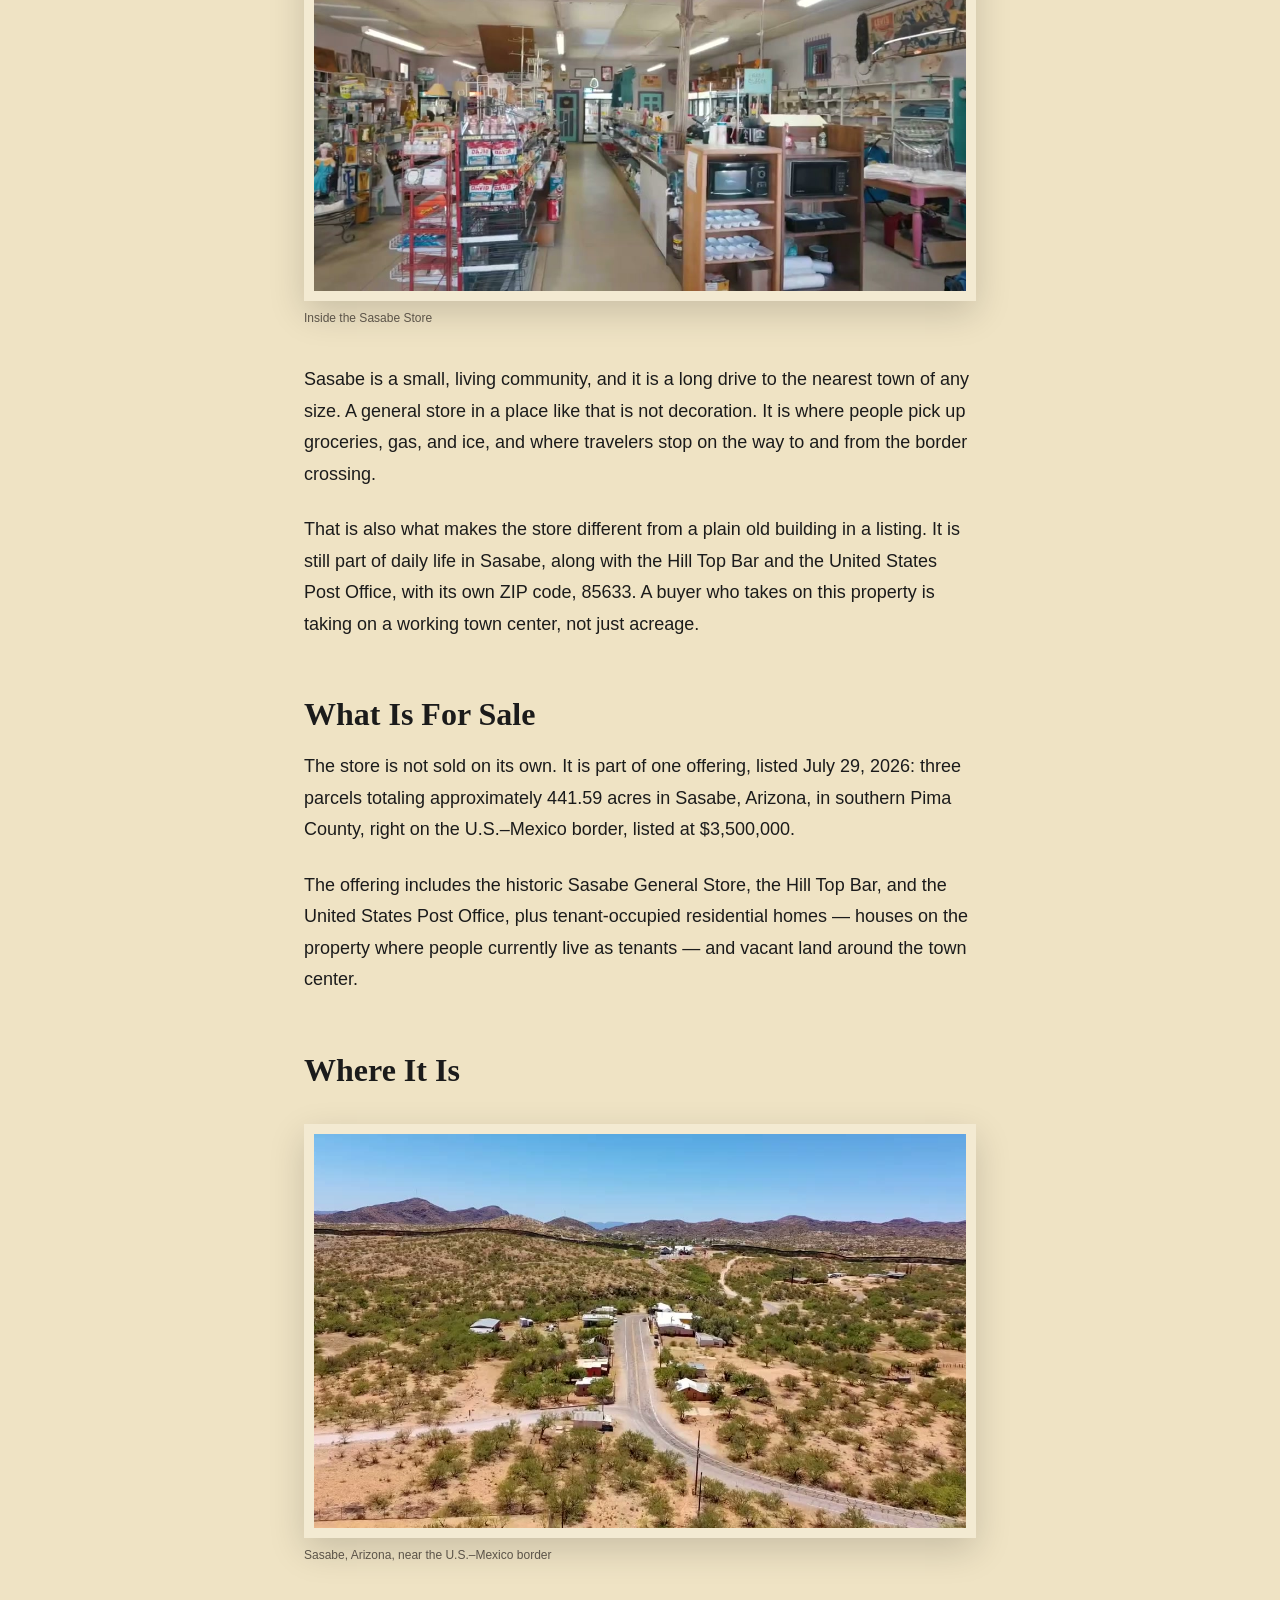
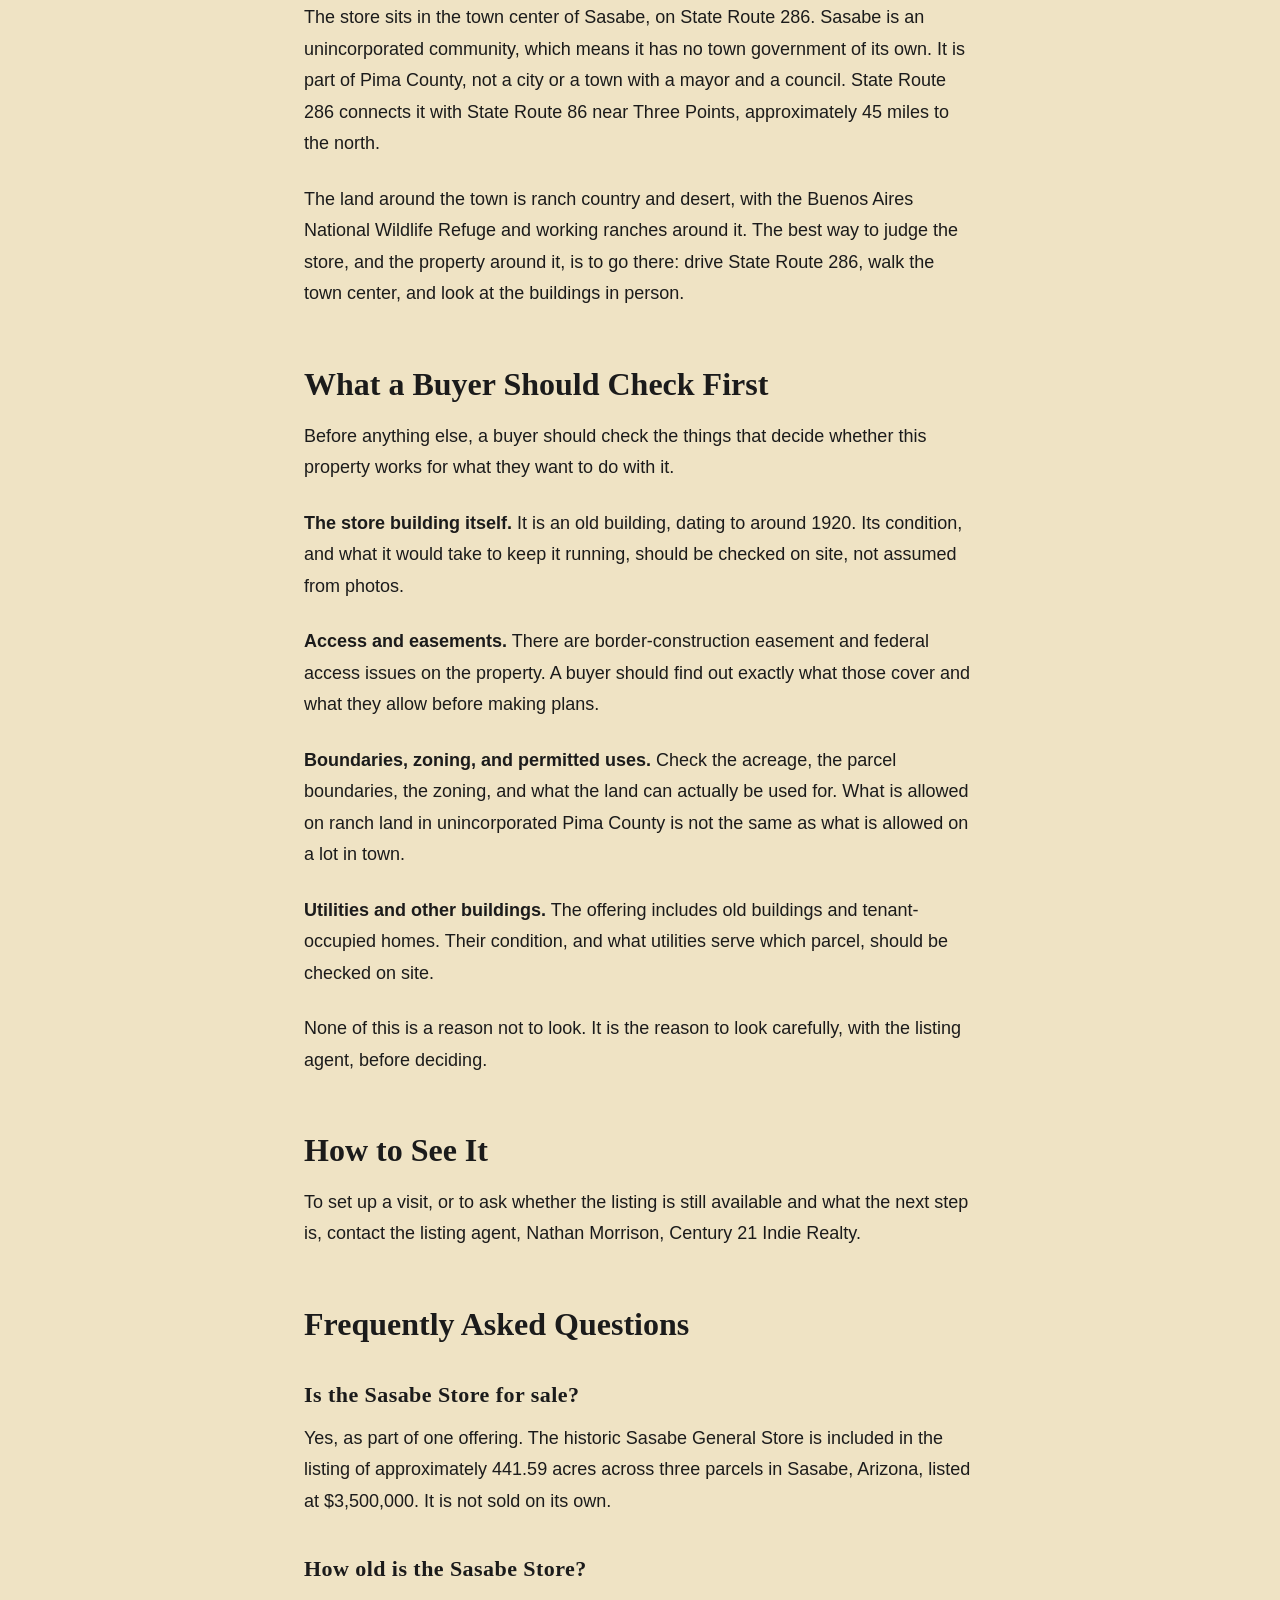
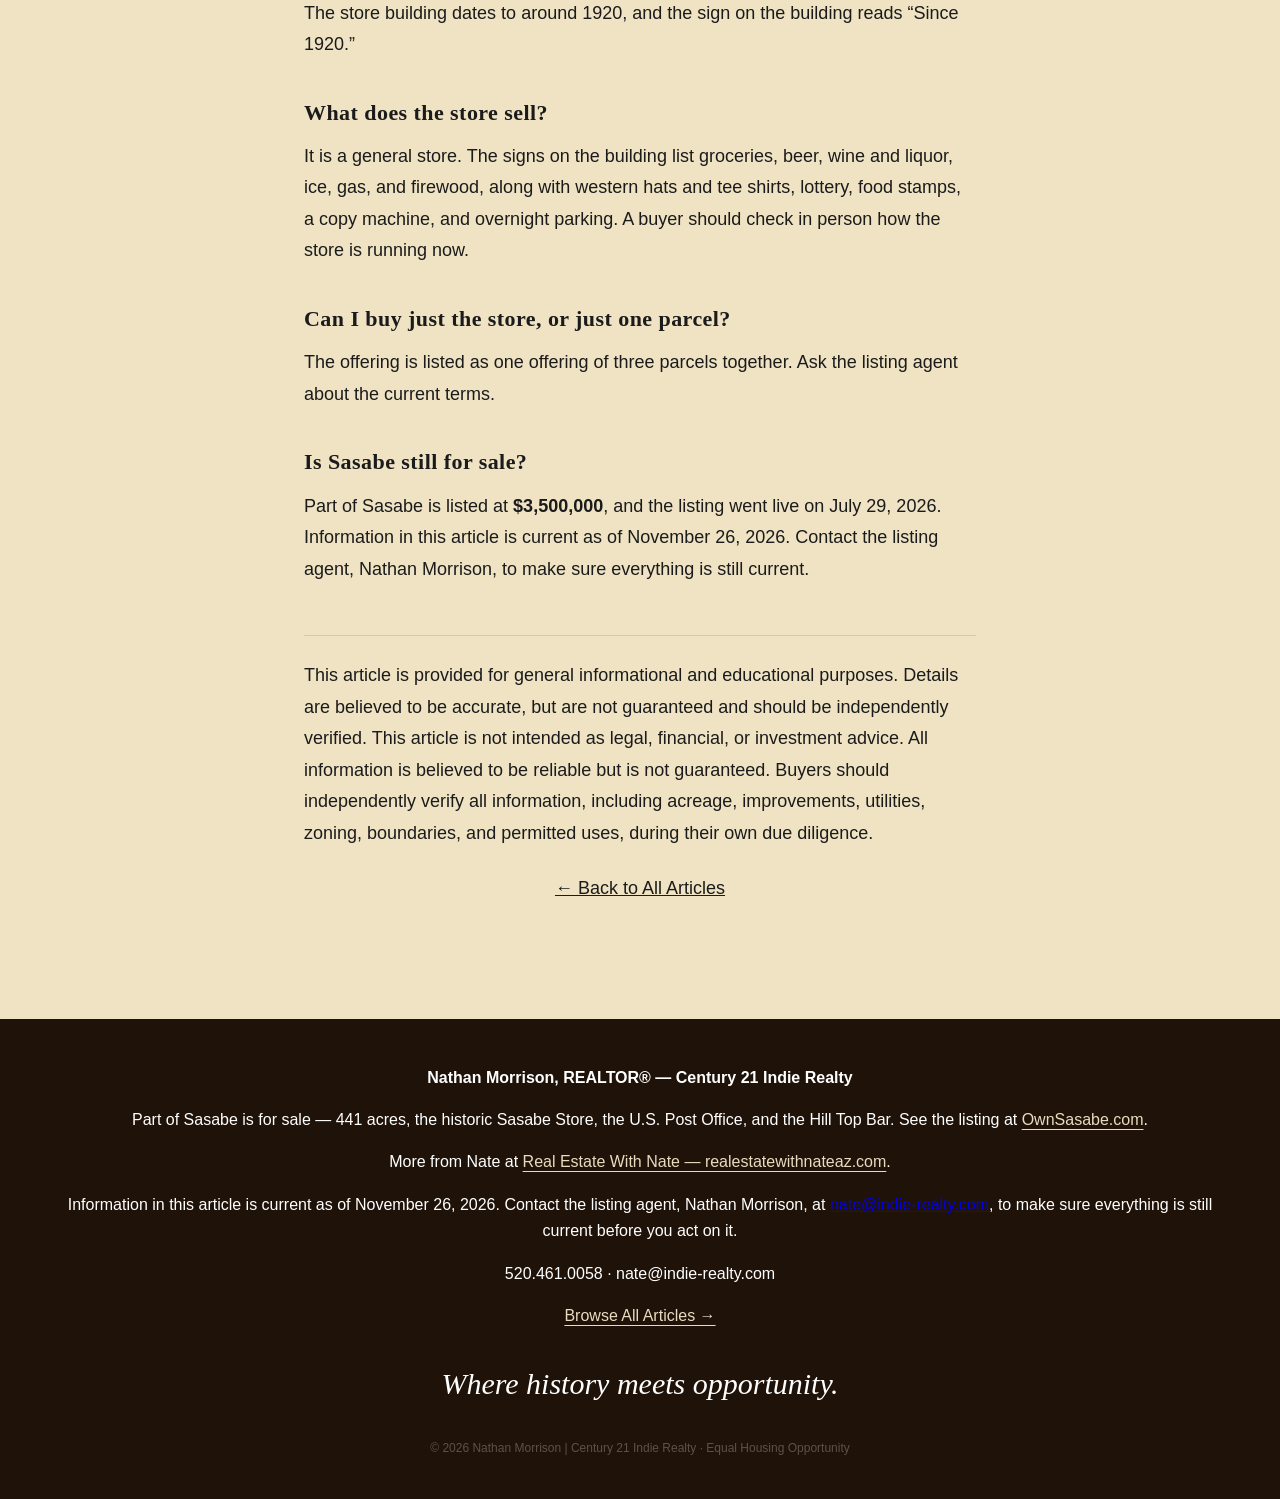
<file: 05-the-historic-sasabe-store.html>
<!DOCTYPE html>
<html lang="en">
<head>
<meta charset="UTF-8" />
<meta name="viewport" content="width=device-width, initial-scale=1" />
<title>The Historic Sasabe Store | Own Sasabe</title>
<meta name="description" content="The historic Sasabe Store in Sasabe, Arizona: a general store in a building dating to around 1920, part of the $3,500,000 offering of about 441.59 acres across three parcels, including the Hill Top Bar and the U.S. Post Office." />
<link rel="stylesheet" href="styles.css" />
</head>
<body>
  <input type="checkbox" id="nav-toggle" class="nav-checkbox">
  <label class="hamburger-btn" for="nav-toggle"><span class="bar"></span></label>
  <div class="nav-overlay">
    <span class="brand-tag">Own Sasabe</span>
    <a href="index.html#top">Home</a>
    <a href="index.html#history">History</a>
    <a href="index.html#highlights">Highlights</a>
    <a href="index.html#snapshot">Snapshot</a>
    <a href="index.html#vision">Vision</a>
    <a href="index.html#video">Video</a>
    <a href="index.html#parcels">Parcels</a>
    <a href="index.html#location">Location</a>
    <a href="index.html#info">Disclosures</a>
    <a href="index.html#articles">Articles</a>
    <a href="index.html#contact">Contact</a>
  </div>

  <header class="article-header">
    <p class="article-kicker">Sasabe, Arizona &middot; The Historic Sasabe Store</p>
    <h1>The Historic Sasabe Store</h1>
    <p class="article-byline">By Nathan Morrison, Century 21 Indie Realty</p>
  </header>

  <figure class="article-hero">
    <img class="framed-image" src="assets/images/still-store-exterior.jpg" alt="Exterior of the historic Sasabe Store in Sasabe, Arizona" width="1280" height="720" />
    <figcaption>The historic Sasabe Store, Sasabe, Arizona</figcaption>
  </figure>

  <main class="article-body">
<p>The historic Sasabe Store is the general store at the center of Sasabe, Arizona, in a building dating to around 1920 &mdash; and it is part of the property now on the market: about 441.59 acres across three parcels, listed at <strong>$3,500,000</strong>.</p>
<p>The sign on the building reads &ldquo;Sasabe Store &mdash; Since 1920.&rdquo; It is the kind of store a small border town runs on: a little bit of everything, in one place, for the people who live there and the people passing through.</p>

<h2 id="what-the-store-is">What the Store Is</h2>
<p>The Sasabe Store is a general store, not a specialty shop. The signs on the front of the building, seen in the photos from the listing video, list groceries, beer, wine and liquor, ice, gas, and firewood, along with western hats and tee shirts, lottery, food stamps, a copy machine, and overnight parking. The signs are in English and Spanish, and one notes the store buys and sells both pesos and dollars.</p>
<p>Inside, the store is stocked the same way &mdash; shelves of groceries and everyday goods, coolers, and household items, with a counter up front. That is what the video stills show, and a buyer should see the store in person to judge its condition and how it is running now.</p>

<h2 id="why-it-matters">Why the Store Matters to Sasabe</h2>
<figure><img class="framed-image" src="assets/images/still-store-interior.jpg" width="1280" height="720" alt="Inside the Sasabe Store, with shelves of groceries and everyday goods"><figcaption>Inside the Sasabe Store</figcaption></figure>
<p>Sasabe is a small, living community, and it is a long drive to the nearest town of any size. A general store in a place like that is not decoration. It is where people pick up groceries, gas, and ice, and where travelers stop on the way to and from the border crossing.</p>
<p>That is also what makes the store different from a plain old building in a listing. It is still part of daily life in Sasabe, along with the Hill Top Bar and the United States Post Office, with its own ZIP code, 85633. A buyer who takes on this property is taking on a working town center, not just acreage.</p>

<h2 id="what-is-for-sale">What Is For Sale</h2>
<p>The store is not sold on its own. It is part of one offering, listed July 29, 2026: three parcels totaling approximately 441.59 acres in Sasabe, Arizona, in southern Pima County, right on the U.S.&ndash;Mexico border, listed at $3,500,000.</p>
<p>The offering includes the historic Sasabe General Store, the Hill Top Bar, and the United States Post Office, plus tenant-occupied residential homes &mdash; houses on the property where people currently live as tenants &mdash; and vacant land around the town center.</p>

<h2 id="where-it-is">Where It Is</h2>
<figure><img class="framed-image" src="assets/images/still-aerial-town-border.jpg" width="1280" height="720" alt="Aerial view of Sasabe, Arizona, near the U.S.-Mexico border"><figcaption>Sasabe, Arizona, near the U.S.&ndash;Mexico border</figcaption></figure>
<p>The store sits in the town center of Sasabe, on State Route 286. Sasabe is an unincorporated community, which means it has no town government of its own. It is part of Pima County, not a city or a town with a mayor and a council. State Route 286 connects it with State Route 86 near Three Points, approximately 45 miles to the north.</p>
<p>The land around the town is ranch country and desert, with the Buenos Aires National Wildlife Refuge and working ranches around it. The best way to judge the store, and the property around it, is to go there: drive State Route 286, walk the town center, and look at the buildings in person.</p>

<h2 id="what-to-check-first">What a Buyer Should Check First</h2>
<p>Before anything else, a buyer should check the things that decide whether this property works for what they want to do with it.</p>
<p><strong>The store building itself.</strong> It is an old building, dating to around 1920. Its condition, and what it would take to keep it running, should be checked on site, not assumed from photos.</p>
<p><strong>Access and easements.</strong> There are border-construction easement and federal access issues on the property. A buyer should find out exactly what those cover and what they allow before making plans.</p>
<p><strong>Boundaries, zoning, and permitted uses.</strong> Check the acreage, the parcel boundaries, the zoning, and what the land can actually be used for. What is allowed on ranch land in unincorporated Pima County is not the same as what is allowed on a lot in town.</p>
<p><strong>Utilities and other buildings.</strong> The offering includes old buildings and tenant-occupied homes. Their condition, and what utilities serve which parcel, should be checked on site.</p>
<p>None of this is a reason not to look. It is the reason to look carefully, with the listing agent, before deciding.</p>

<h2 id="how-to-see-it">How to See It</h2>
<p>To set up a visit, or to ask whether the listing is still available and what the next step is, contact the listing agent, Nathan Morrison, Century 21 Indie Realty.</p>

<h2 id="frequently-asked-questions">Frequently Asked Questions</h2>
<h3 id="is-the-sasabe-store-for-sale">Is the Sasabe Store for sale?</h3>
<p>Yes, as part of one offering. The historic Sasabe General Store is included in the listing of approximately 441.59 acres across three parcels in Sasabe, Arizona, listed at $3,500,000. It is not sold on its own.</p>
<h3 id="how-old-is-the-store">How old is the Sasabe Store?</h3>
<p>The store building dates to around 1920, and the sign on the building reads &ldquo;Since 1920.&rdquo;</p>
<h3 id="what-does-the-store-sell">What does the store sell?</h3>
<p>It is a general store. The signs on the building list groceries, beer, wine and liquor, ice, gas, and firewood, along with western hats and tee shirts, lottery, food stamps, a copy machine, and overnight parking. A buyer should check in person how the store is running now.</p>
<h3 id="can-i-buy-just-the-store">Can I buy just the store, or just one parcel?</h3>
<p>The offering is listed as one offering of three parcels together. Ask the listing agent about the current terms.</p>
<h3 id="is-sasabe-still-for-sale">Is Sasabe still for sale?</h3>
<p>Part of Sasabe is listed at <strong>$3,500,000</strong>, and the listing went live on July 29, 2026. Information in this article is current as of November 26, 2026. Contact the listing agent, Nathan Morrison, to make sure everything is still current.</p>

    <p class="fineprint" style="margin-top:50px;border-top:1px solid rgba(80,61,42,.16);padding-top:24px;">This article is provided for general informational and educational purposes. Details are believed to be accurate, but are not guaranteed and should be independently verified. This article is not intended as legal, financial, or investment advice. All information is believed to be reliable but is not guaranteed. Buyers should independently verify all information, including acreage, improvements, utilities, zoning, boundaries, and permitted uses, during their own due diligence.</p>
    <p class="fineprint center" style="margin-top:10px;"><a href="articles-all.html" style="color:inherit;">&larr; Back to All Articles</a></p>
  </main>

  <footer class="footer">
    <p><strong>Nathan Morrison, REALTOR&reg; &mdash; Century 21 Indie Realty</strong></p>
    <p>Part of Sasabe is for sale &mdash; 441 acres, the historic Sasabe Store, the U.S. Post Office, and the Hill Top Bar. See the listing at <a href="https://ownsasabe.com" style="color:#e8dcc0;text-decoration:underline;text-underline-offset:4px;">OwnSasabe.com</a>.</p>
    <p>More from Nate at <a href="https://realestatewithnateaz.com" style="color:#e8dcc0;text-decoration:underline;text-underline-offset:4px;">Real Estate With Nate &mdash; realestatewithnateaz.com</a>.</p>
    <p>Information in this article is current as of November 26, 2026. Contact the listing agent, Nathan Morrison, at <a href="mailto:nate@indie-realty.com">nate@indie-realty.com</a>, to make sure everything is still current before you act on it.</p>
    <p>520.461.0058 &middot; nate@indie-realty.com</p>
    <p><a href="articles-all.html" style="color:#e8dcc0;text-decoration:underline;text-underline-offset:4px;">Browse All Articles &rarr;</a></p>
    <p class="tagline">Where history meets opportunity.</p>
    <p class="fineprint">&copy; 2026 Nathan Morrison | Century 21 Indie Realty &middot; Equal Housing Opportunity</p>
  </footer>

  <a class="back-to-top" href="#top" aria-label="Back to top">&uarr;</a>
</body>
</html>
</file>
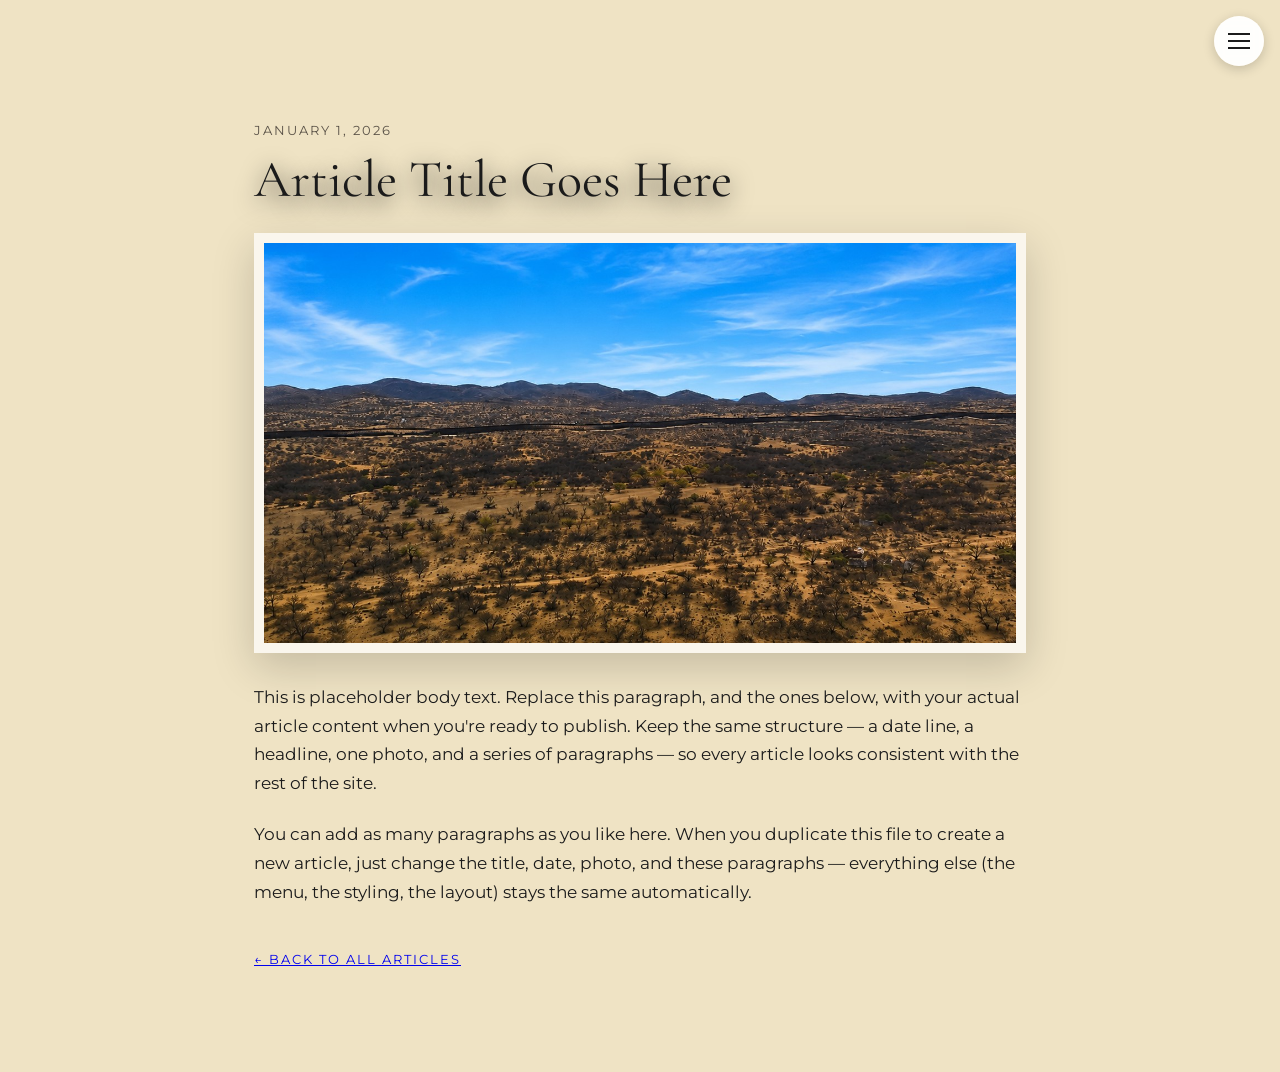
<file: article-template.html>
<!doctype html>
<html lang="en">
<head>
  <meta charset="utf-8" />
  <meta name="viewport" content="width=device-width, initial-scale=1" />
  <title>Article Title Goes Here | Own Sasabe</title>
  <meta name="description" content="A short one or two sentence teaser about this article goes here." />
  <link rel="preconnect" href="https://fonts.googleapis.com">
  <link rel="preconnect" href="https://fonts.gstatic.com" crossorigin>
  <link href="https://fonts.googleapis.com/css2?family=Cormorant+Garamond:wght@400;500;600;700&family=Montserrat:wght@300;400;500;600;700&display=swap" rel="stylesheet">
  <link rel="stylesheet" href="styles.css" />
  <style>
    .article-body{max-width:820px;margin:0 auto;padding:120px 24px 100px;}
    .article-body img{width:100%;height:420px;object-fit:cover;border:10px solid rgba(255,255,255,.7);box-shadow:0 14px 40px rgba(0,0,0,.18);margin-bottom:30px;}
    .article-body .article-date{font-size:13px;letter-spacing:2px;text-transform:uppercase;color:var(--muted);margin-bottom:10px;}
    .article-body h1{font-family:'Cormorant Garamond',Georgia,serif;font-size:clamp(34px,5vw,52px);line-height:1.1;margin:0 0 24px;}
    .article-body p{font-size:17px;line-height:1.7;margin:0 0 22px;}
    .article-body .back-link{display:inline-block;margin-top:20px;font-size:13px;text-transform:uppercase;letter-spacing:2px;}
  </style>
</head>
<body class="cream">
  <input type="checkbox" id="nav-toggle" class="nav-checkbox">
  <label class="hamburger-btn" for="nav-toggle"><span class="bar"></span></label>
  <div class="nav-overlay">
    <span class="brand-tag">Own Sasabe</span>
    <a href="index.html#top">Home</a>
    <a href="index.html#history">History</a>
    <a href="index.html#highlights">Highlights</a>
    <a href="index.html#snapshot">Snapshot</a>
    <a href="index.html#vision">Vision</a>
    <a href="index.html#video">Video</a>
    <a href="index.html#parcels">Parcels</a>
    <a href="index.html#location">Location</a>
    <a href="index.html#info">Disclosures</a>
    <a href="index.html#articles">Articles</a>
    <a href="index.html#contact">Contact</a>
  </div>

  <main class="article-body">
    <div class="article-date">January 1, 2026</div>
    <h1>Article Title Goes Here</h1>
    <img src="assets/images/highlight-acres-new.jpg" alt="Article photo" />
    <p>This is placeholder body text. Replace this paragraph, and the ones below, with your actual article content when you're ready to publish. Keep the same structure — a date line, a headline, one photo, and a series of paragraphs — so every article looks consistent with the rest of the site.</p>
    <p>You can add as many paragraphs as you like here. When you duplicate this file to create a new article, just change the title, date, photo, and these paragraphs — everything else (the menu, the styling, the layout) stays the same automatically.</p>
    <a class="back-link" href="articles-all.html">&larr; Back to All Articles</a>
  </main>
</body>
</html>
</file>
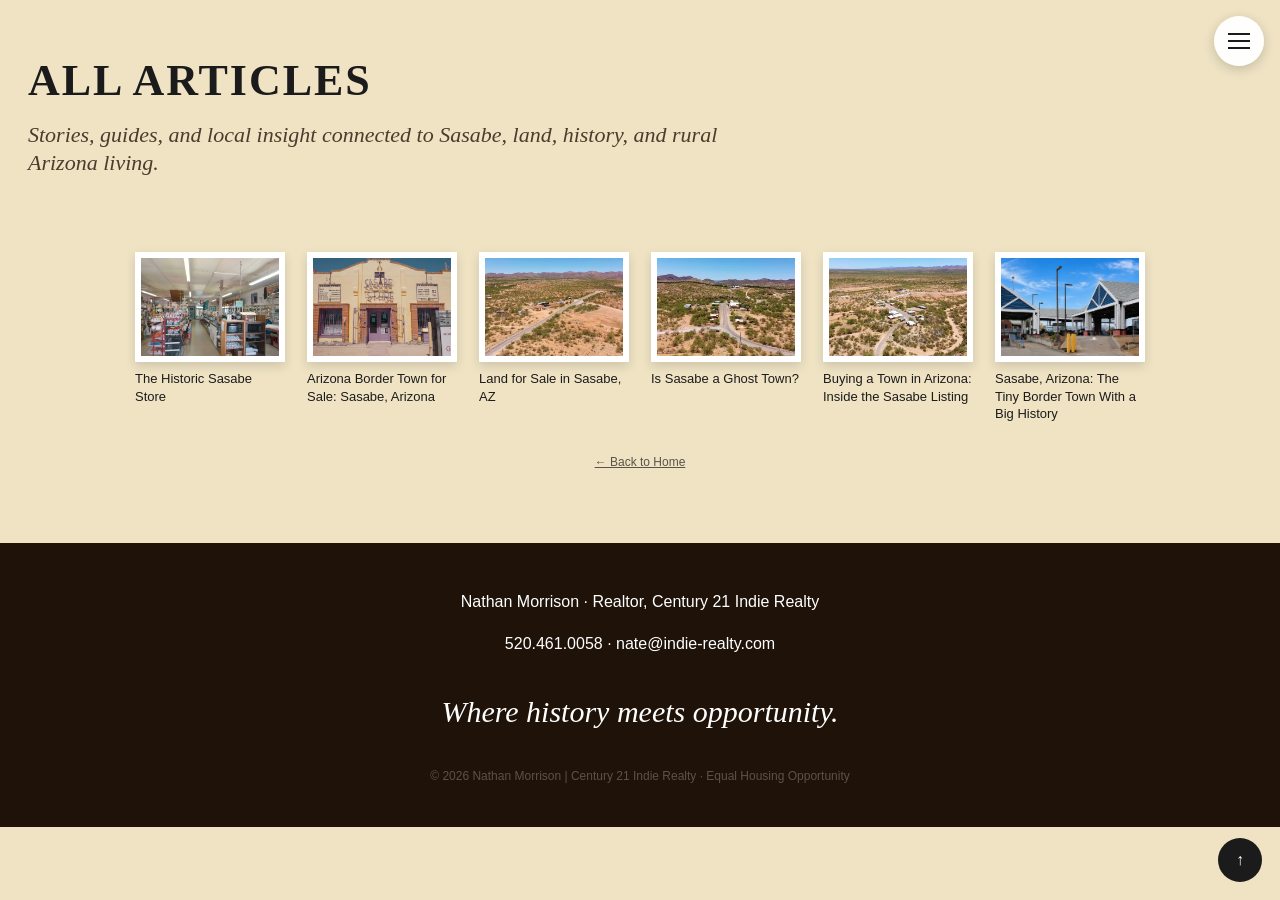
<file: articles-all.html>
<!DOCTYPE html>
<html lang="en">
<head>
<meta charset="UTF-8" />
<meta name="viewport" content="width=device-width, initial-scale=1" />
<title>Articles | Own Sasabe</title>
<meta name="description" content="Stories, guides, and local insight connected to Sasabe, land, history, and rural Arizona living." />
<link rel="stylesheet" href="styles.css" />
</head>
<body>
  <input type="checkbox" id="nav-toggle" class="nav-checkbox">
  <label class="hamburger-btn" for="nav-toggle"><span class="bar"></span></label>
  <div class="nav-overlay">
    <span class="brand-tag">Own Sasabe</span>
    <a href="index.html#top">Home</a>
    <a href="index.html#history">History</a>
    <a href="index.html#highlights">Highlights</a>
    <a href="index.html#snapshot">Snapshot</a>
    <a href="index.html#vision">Vision</a>
    <a href="index.html#video">Video</a>
    <a href="index.html#parcels">Parcels</a>
    <a href="index.html#location">Location</a>
    <a href="index.html#info">Disclosures</a>
    <a href="index.html#articles">Articles</a>
    <a href="index.html#contact">Contact</a>
  </div>

  <main>
    <section class="section cream" style="min-height:auto;padding-bottom:60px;">
      <div class="section-title align-left">
        <h2>All Articles</h2>
        <p class="section-subtitle align-left">Stories, guides, and local insight connected to Sasabe, land, history, and rural Arizona living.</p>
      </div>
      <div class="articles-grid">
        <a class="article-card" href="05-the-historic-sasabe-store.html">
          <img src="assets/images/still-store-interior.jpg" alt="The Historic Sasabe Store" width="1280" height="720" />
          <div class="article-card-title">The Historic Sasabe Store</div>
        </a>
        <a class="article-card" href="04-arizona-border-town-for-sale-sasabe-az.html">
          <img src="assets/images/still-store-exterior.jpg" alt="Arizona Border Town for Sale: Sasabe, Arizona" width="1280" height="720" />
          <div class="article-card-title">Arizona Border Town for Sale: Sasabe, Arizona</div>
        </a>
        <a class="article-card" href="03-land-for-sale-in-sasabe-az.html">
          <img src="assets/images/still-aerial-highway-286.jpg" alt="Land for Sale in Sasabe, AZ" width="1280" height="720" />
          <div class="article-card-title">Land for Sale in Sasabe, AZ</div>
        </a>
        <a class="article-card" href="02-is-sasabe-a-ghost-town.html">
          <img src="assets/images/still-aerial-town-border.jpg" alt="Is Sasabe a Ghost Town?" width="1280" height="720" />
          <div class="article-card-title">Is Sasabe a Ghost Town?</div>
        </a>
        <a class="article-card" href="buying-a-town-in-arizona.html">
          <img src="assets/images/still-aerial-town.jpg" alt="Buying a Town in Arizona: Inside the Sasabe Listing" width="1280" height="720" />
          <div class="article-card-title">Buying a Town in Arizona: Inside the Sasabe Listing</div>
        </a>
        <a class="article-card" href="sasabe-history.html">
          <img src="assets/images/sasabe-border-port.jpg" alt="Sasabe, Arizona: The Tiny Border Town With a Big History" width="1592" height="988" />
          <div class="article-card-title">Sasabe, Arizona: The Tiny Border Town With a Big History</div>
        </a>
      </div>
      <p class="fineprint center" style="margin-top:30px;"><a href="index.html#articles" style="color:inherit;">&larr; Back to Home</a></p>
    </section>
  </main>

  <footer class="footer">
    <p>Nathan Morrison · Realtor, Century 21 Indie Realty</p>
    <p>520.461.0058 · nate@indie-realty.com</p>
    <p class="tagline">Where history meets opportunity.</p>
    <p class="fineprint">© 2026 Nathan Morrison | Century 21 Indie Realty · Equal Housing Opportunity</p>
  </footer>

  <a class="back-to-top" href="#top" aria-label="Back to top">↑</a>
</body>
</html>
</file>
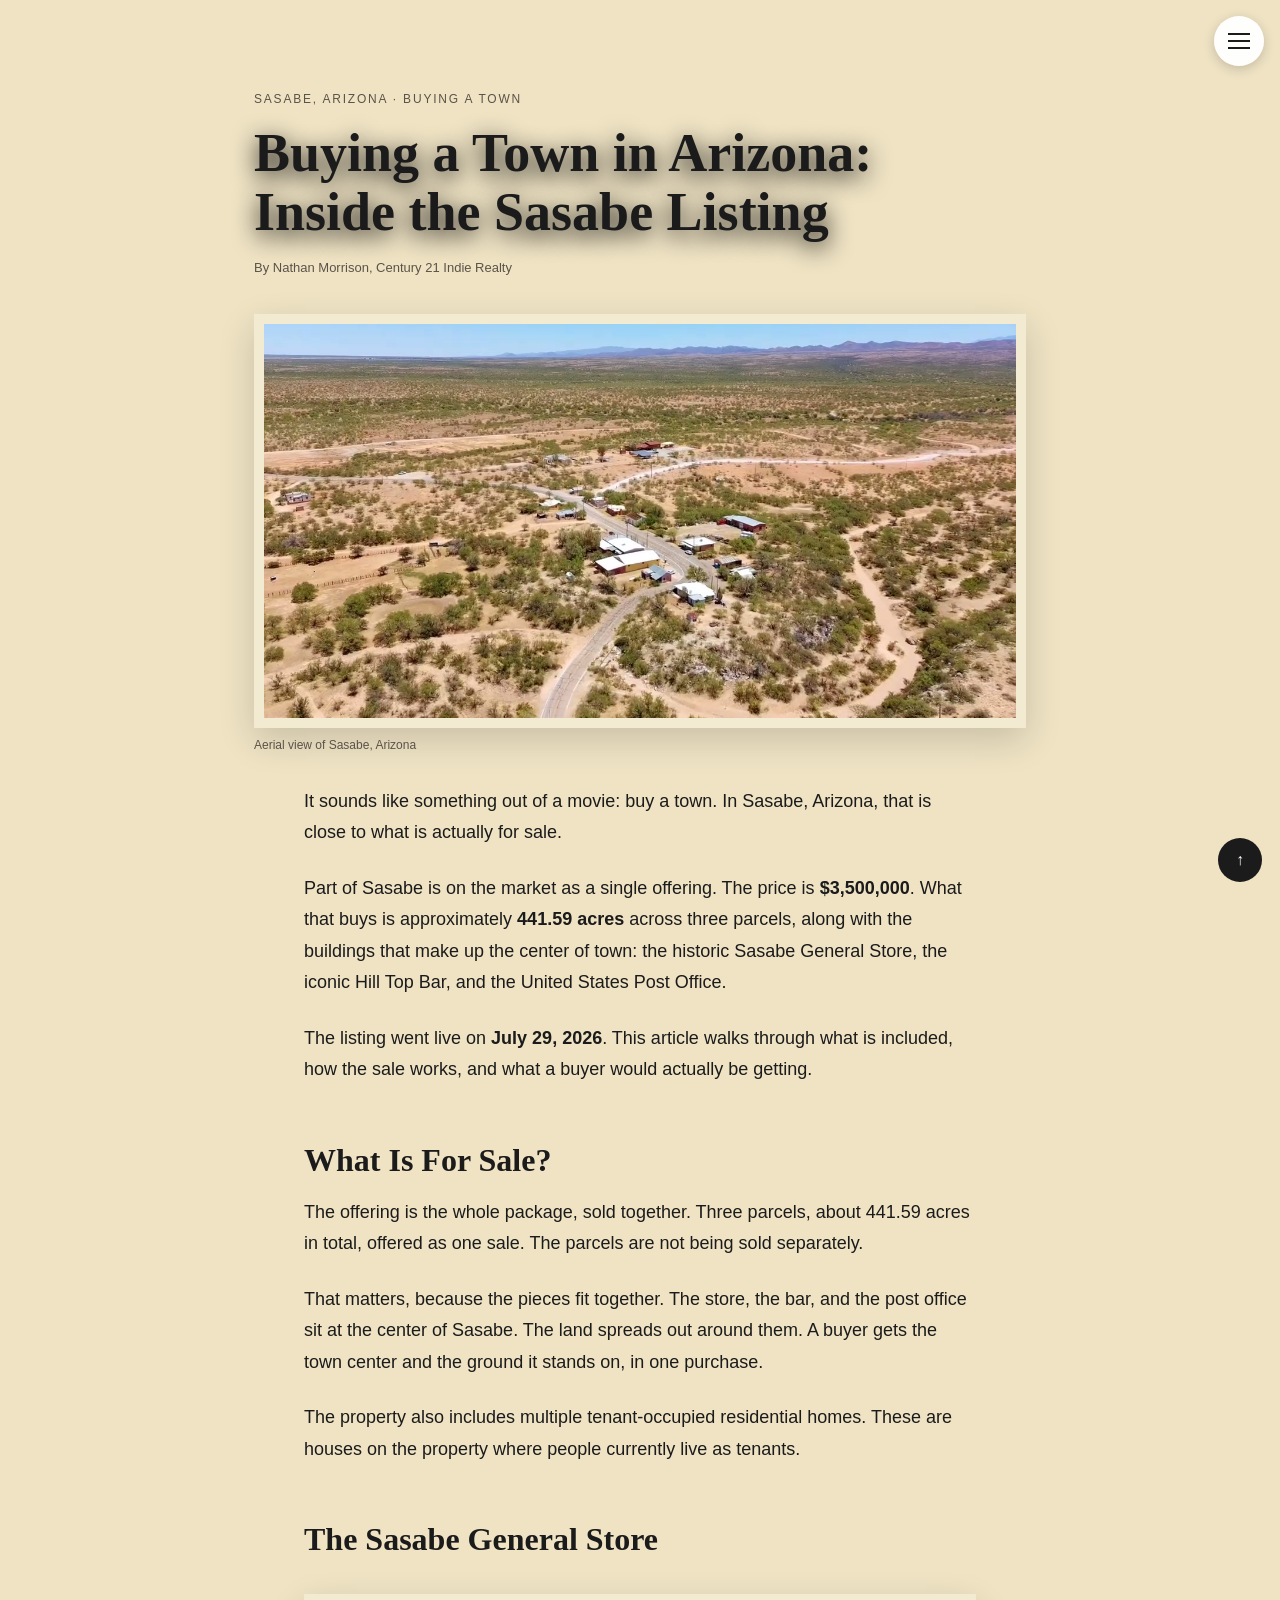
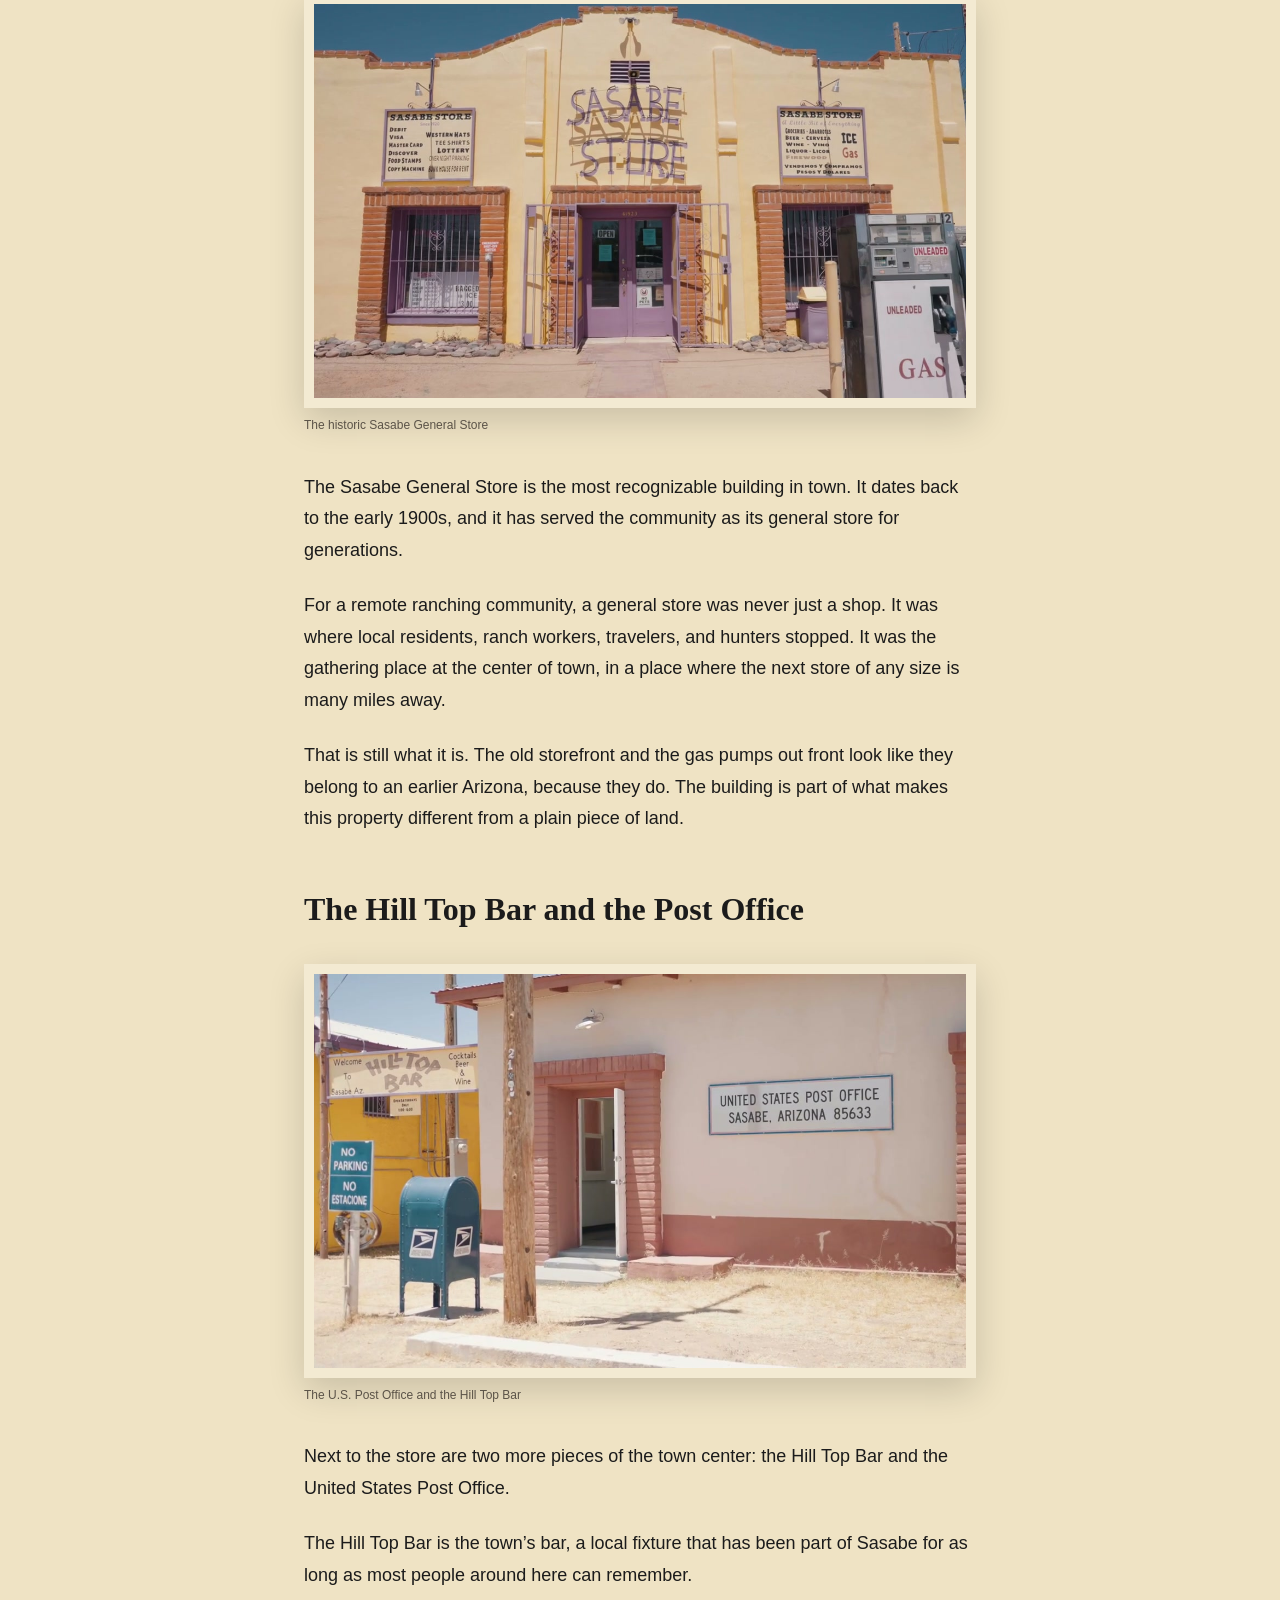
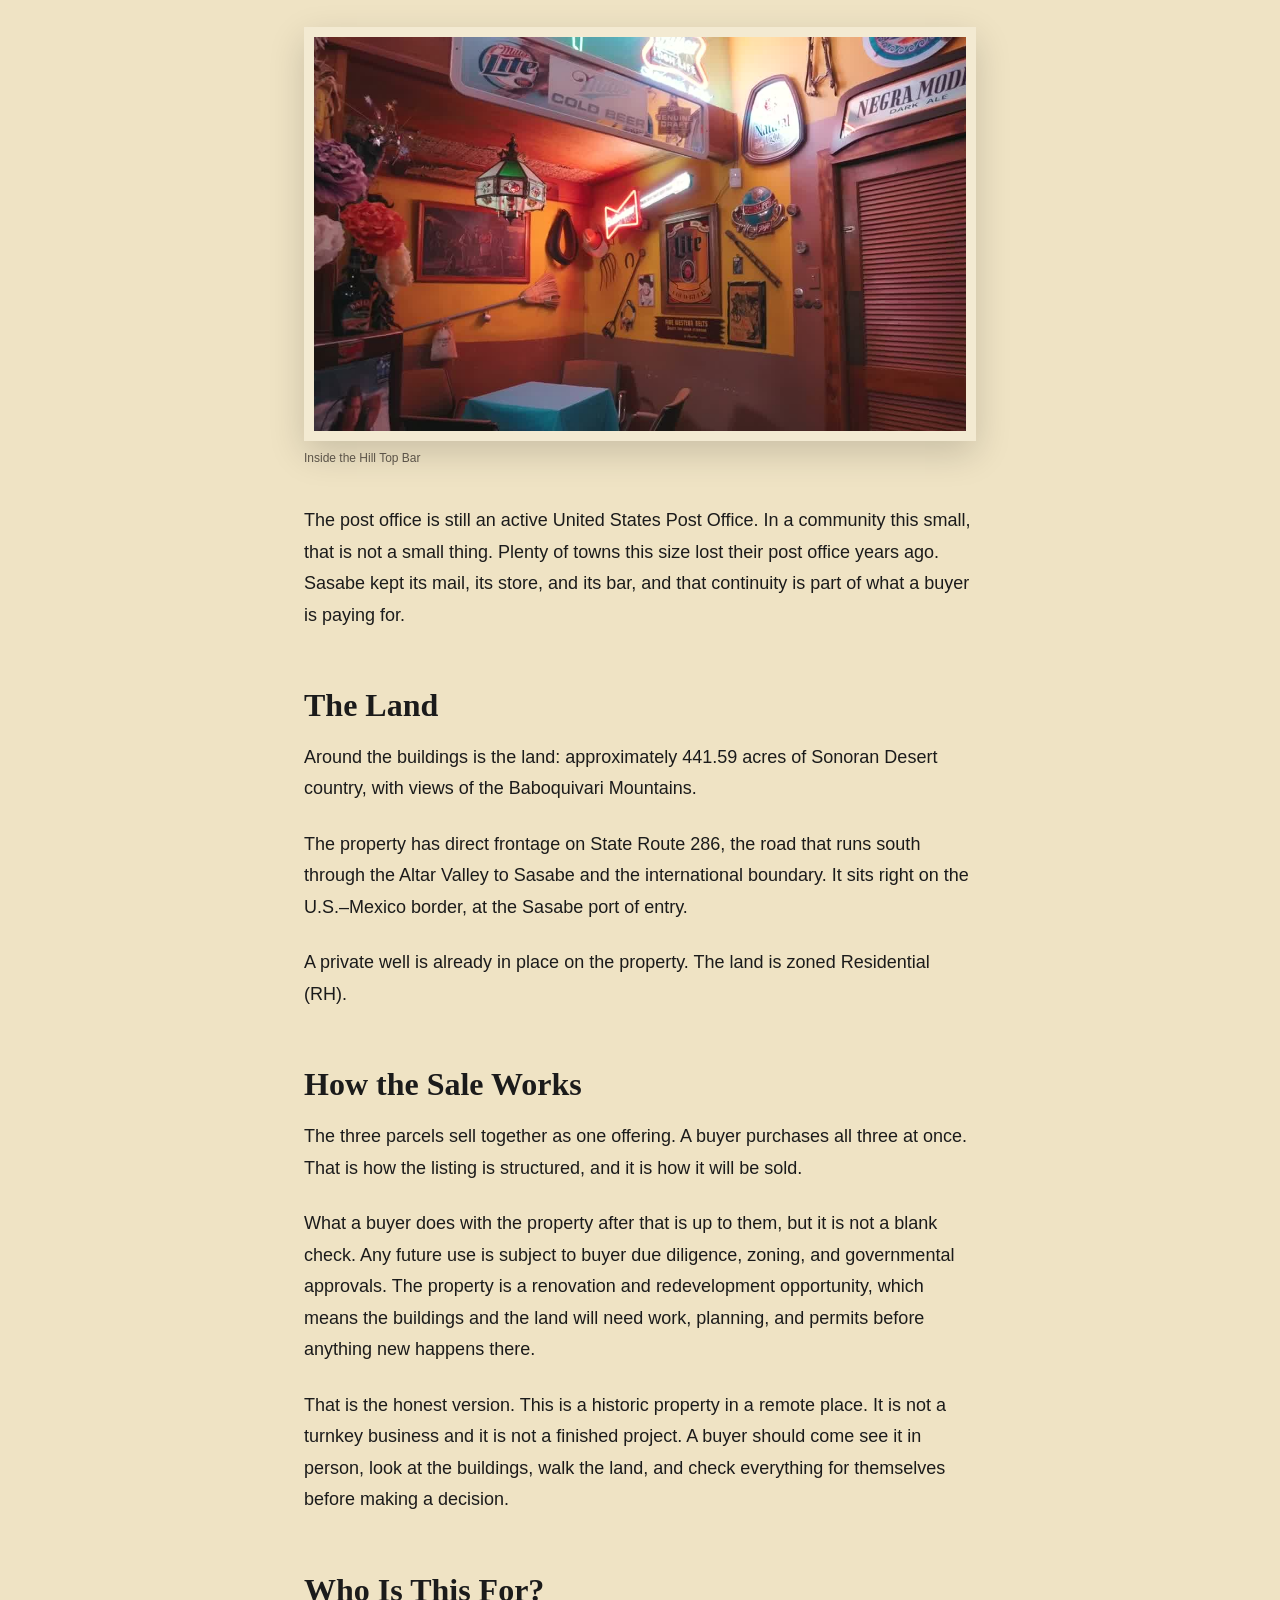
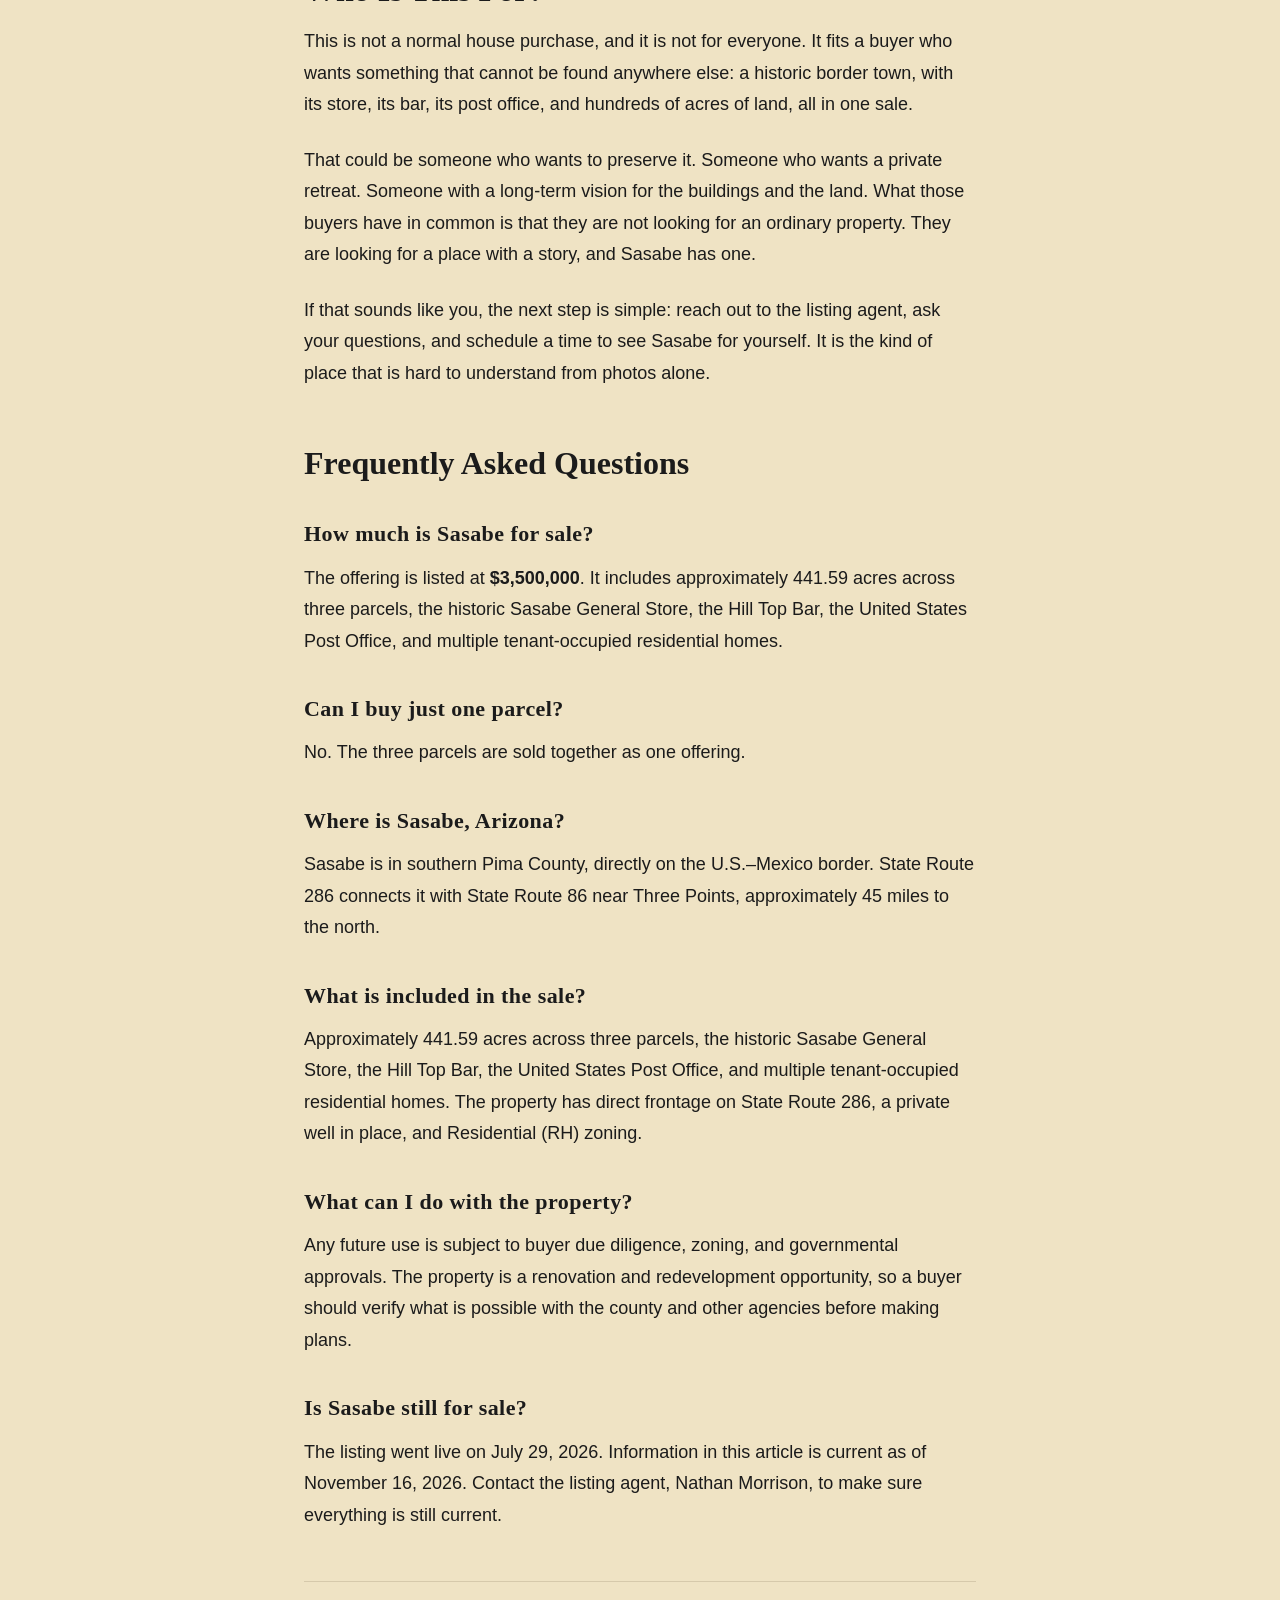
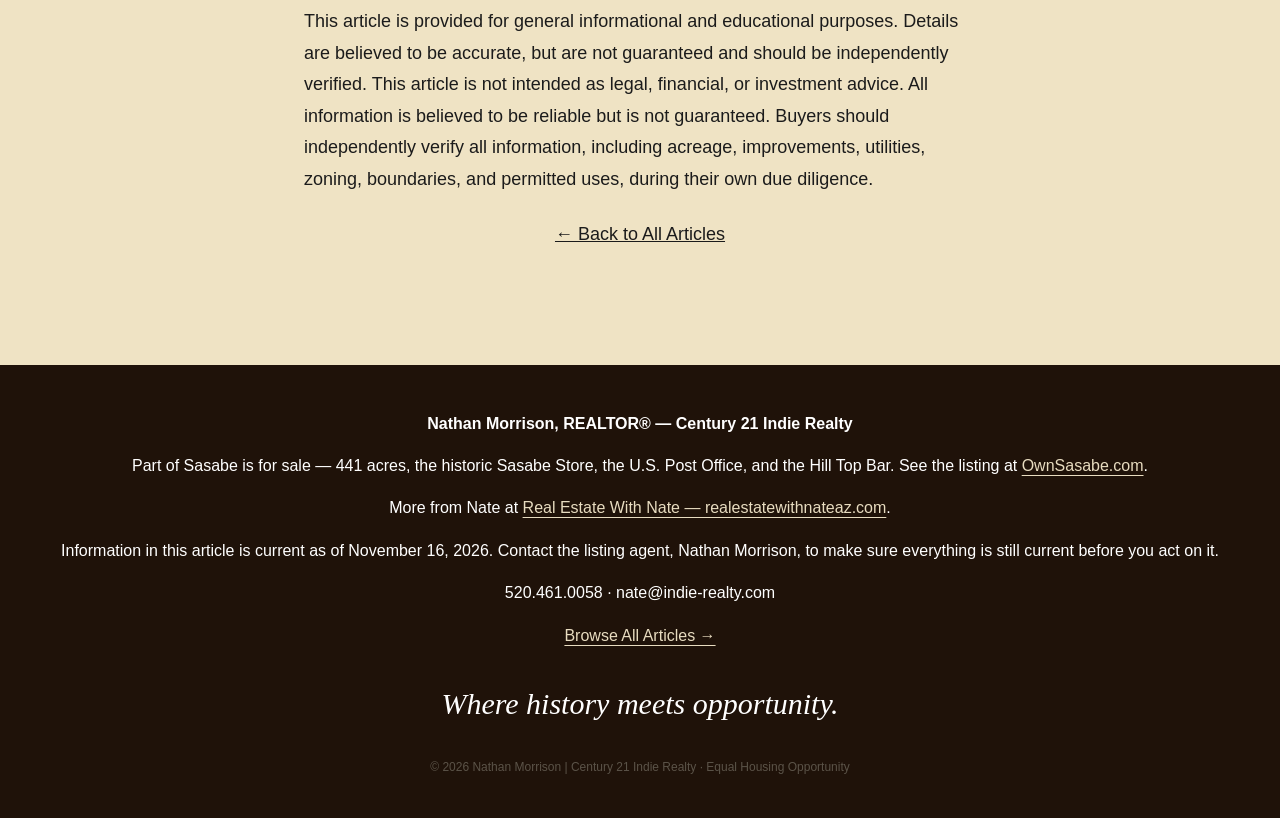
<file: buying-a-town-in-arizona.html>
<!DOCTYPE html>
<html lang="en">
<head>
<meta charset="UTF-8" />
<meta name="viewport" content="width=device-width, initial-scale=1" />
<title>Buying a Town in Arizona: Inside the Sasabe Listing | Own Sasabe</title>
<meta name="description" content="Part of Sasabe, Arizona is for sale: approximately 441.59 acres across three parcels, including the historic Sasabe General Store, the Hill Top Bar, and the U.S. Post Office, offered at $3,500,000." />
<link rel="stylesheet" href="styles.css" />
</head>
<body>
  <input type="checkbox" id="nav-toggle" class="nav-checkbox">
  <label class="hamburger-btn" for="nav-toggle"><span class="bar"></span></label>
  <div class="nav-overlay">
    <span class="brand-tag">Own Sasabe</span>
    <a href="index.html#top">Home</a>
    <a href="index.html#history">History</a>
    <a href="index.html#highlights">Highlights</a>
    <a href="index.html#snapshot">Snapshot</a>
    <a href="index.html#vision">Vision</a>
    <a href="index.html#video">Video</a>
    <a href="index.html#parcels">Parcels</a>
    <a href="index.html#location">Location</a>
    <a href="index.html#info">Disclosures</a>
    <a href="index.html#articles">Articles</a>
    <a href="index.html#contact">Contact</a>
  </div>

  <header class="article-header">
    <p class="article-kicker">Sasabe, Arizona &middot; Buying a Town</p>
    <h1>Buying a Town in Arizona: Inside the Sasabe Listing</h1>
    <p class="article-byline">By Nathan Morrison, Century 21 Indie Realty</p>
  </header>

  <figure class="article-hero">
    <img class="framed-image" src="assets/images/still-aerial-town.jpg" alt="Aerial view of Sasabe, Arizona" width="1280" height="720" />
    <figcaption>Aerial view of Sasabe, Arizona</figcaption>
  </figure>

  <main class="article-body">
<p>It sounds like something out of a movie: buy a town. In Sasabe, Arizona, that is close to what is actually for sale.</p>
<p>Part of Sasabe is on the market as a single offering. The price is <strong>$3,500,000</strong>. What that buys is approximately <strong>441.59 acres</strong> across three parcels, along with the buildings that make up the center of town: the historic Sasabe General Store, the iconic Hill Top Bar, and the United States Post Office.</p>
<p>The listing went live on <strong>July 29, 2026</strong>. This article walks through what is included, how the sale works, and what a buyer would actually be getting.</p>

<h2 id="what-is-for-sale">What Is For Sale?</h2>
<p>The offering is the whole package, sold together. Three parcels, about 441.59 acres in total, offered as one sale. The parcels are not being sold separately.</p>
<p>That matters, because the pieces fit together. The store, the bar, and the post office sit at the center of Sasabe. The land spreads out around them. A buyer gets the town center and the ground it stands on, in one purchase.</p>
<p>The property also includes multiple tenant-occupied residential homes. These are houses on the property where people currently live as tenants.</p>

<h2 id="the-sasabe-store">The Sasabe General Store</h2>
<figure><img class="framed-image" src="assets/images/still-store-exterior.jpg" width="1280" height="720" alt="The historic Sasabe General Store"><figcaption>The historic Sasabe General Store</figcaption></figure>
<p>The Sasabe General Store is the most recognizable building in town. It dates back to the early 1900s, and it has served the community as its general store for generations.</p>
<p>For a remote ranching community, a general store was never just a shop. It was where local residents, ranch workers, travelers, and hunters stopped. It was the gathering place at the center of town, in a place where the next store of any size is many miles away.</p>
<p>That is still what it is. The old storefront and the gas pumps out front look like they belong to an earlier Arizona, because they do. The building is part of what makes this property different from a plain piece of land.</p>

<h2 id="the-hill-top-bar-and-post-office">The Hill Top Bar and the Post Office</h2>
<figure><img class="framed-image" src="assets/images/still-post-office-bar.jpg" width="1280" height="720" alt="The U.S. Post Office and the Hill Top Bar in Sasabe"><figcaption>The U.S. Post Office and the Hill Top Bar</figcaption></figure>
<p>Next to the store are two more pieces of the town center: the Hill Top Bar and the United States Post Office.</p>
<p>The Hill Top Bar is the town&rsquo;s bar, a local fixture that has been part of Sasabe for as long as most people around here can remember.</p>
<figure><img class="framed-image" src="assets/images/still-bar-interior.jpg" width="1280" height="720" alt="Inside the Hill Top Bar"><figcaption>Inside the Hill Top Bar</figcaption></figure>
<p>The post office is still an active United States Post Office. In a community this small, that is not a small thing. Plenty of towns this size lost their post office years ago. Sasabe kept its mail, its store, and its bar, and that continuity is part of what a buyer is paying for.</p>

<h2 id="the-land">The Land</h2>
<p>Around the buildings is the land: approximately 441.59 acres of Sonoran Desert country, with views of the Baboquivari Mountains.</p>
<p>The property has direct frontage on State Route 286, the road that runs south through the Altar Valley to Sasabe and the international boundary. It sits right on the U.S.&ndash;Mexico border, at the Sasabe port of entry.</p>
<p>A private well is already in place on the property. The land is zoned Residential (RH).</p>

<h2 id="how-the-sale-works">How the Sale Works</h2>
<p>The three parcels sell together as one offering. A buyer purchases all three at once. That is how the listing is structured, and it is how it will be sold.</p>
<p>What a buyer does with the property after that is up to them, but it is not a blank check. Any future use is subject to buyer due diligence, zoning, and governmental approvals. The property is a renovation and redevelopment opportunity, which means the buildings and the land will need work, planning, and permits before anything new happens there.</p>
<p>That is the honest version. This is a historic property in a remote place. It is not a turnkey business and it is not a finished project. A buyer should come see it in person, look at the buildings, walk the land, and check everything for themselves before making a decision.</p>

<h2 id="who-is-this-for">Who Is This For?</h2>
<p>This is not a normal house purchase, and it is not for everyone. It fits a buyer who wants something that cannot be found anywhere else: a historic border town, with its store, its bar, its post office, and hundreds of acres of land, all in one sale.</p>
<p>That could be someone who wants to preserve it. Someone who wants a private retreat. Someone with a long-term vision for the buildings and the land. What those buyers have in common is that they are not looking for an ordinary property. They are looking for a place with a story, and Sasabe has one.</p>
<p>If that sounds like you, the next step is simple: reach out to the listing agent, ask your questions, and schedule a time to see Sasabe for yourself. It is the kind of place that is hard to understand from photos alone.</p>

<h2 id="frequently-asked-questions">Frequently Asked Questions</h2>
<h3 id="how-much-is-sasabe-for-sale">How much is Sasabe for sale?</h3>
<p>The offering is listed at <strong>$3,500,000</strong>. It includes approximately 441.59 acres across three parcels, the historic Sasabe General Store, the Hill Top Bar, the United States Post Office, and multiple tenant-occupied residential homes.</p>
<h3 id="can-i-buy-just-one-parcel">Can I buy just one parcel?</h3>
<p>No. The three parcels are sold together as one offering.</p>
<h3 id="where-is-sasabe-arizona">Where is Sasabe, Arizona?</h3>
<p>Sasabe is in southern Pima County, directly on the U.S.&ndash;Mexico border. State Route 286 connects it with State Route 86 near Three Points, approximately 45 miles to the north.</p>
<h3 id="what-is-included-in-the-sale">What is included in the sale?</h3>
<p>Approximately 441.59 acres across three parcels, the historic Sasabe General Store, the Hill Top Bar, the United States Post Office, and multiple tenant-occupied residential homes. The property has direct frontage on State Route 286, a private well in place, and Residential (RH) zoning.</p>
<h3 id="what-can-i-do-with-the-property">What can I do with the property?</h3>
<p>Any future use is subject to buyer due diligence, zoning, and governmental approvals. The property is a renovation and redevelopment opportunity, so a buyer should verify what is possible with the county and other agencies before making plans.</p>
<h3 id="is-sasabe-still-for-sale">Is Sasabe still for sale?</h3>
<p>The listing went live on July 29, 2026. Information in this article is current as of November 16, 2026. Contact the listing agent, Nathan Morrison, to make sure everything is still current.</p>

    <p class="fineprint" style="margin-top:50px;border-top:1px solid rgba(80,61,42,.16);padding-top:24px;">This article is provided for general informational and educational purposes. Details are believed to be accurate, but are not guaranteed and should be independently verified. This article is not intended as legal, financial, or investment advice. All information is believed to be reliable but is not guaranteed. Buyers should independently verify all information, including acreage, improvements, utilities, zoning, boundaries, and permitted uses, during their own due diligence.</p>
    <p class="fineprint center" style="margin-top:10px;"><a href="articles-all.html" style="color:inherit;">&larr; Back to All Articles</a></p>
  </main>

  <footer class="footer">
    <p><strong>Nathan Morrison, REALTOR&reg; &mdash; Century 21 Indie Realty</strong></p>
    <p>Part of Sasabe is for sale &mdash; 441 acres, the historic Sasabe Store, the U.S. Post Office, and the Hill Top Bar. See the listing at <a href="https://ownsasabe.com" style="color:#e8dcc0;text-decoration:underline;text-underline-offset:4px;">OwnSasabe.com</a>.</p>
    <p>More from Nate at <a href="https://realestatewithnateaz.com" style="color:#e8dcc0;text-decoration:underline;text-underline-offset:4px;">Real Estate With Nate &mdash; realestatewithnateaz.com</a>.</p>
    <p>Information in this article is current as of November 16, 2026. Contact the listing agent, Nathan Morrison, to make sure everything is still current before you act on it.</p>
    <p>520.461.0058 &middot; nate@indie-realty.com</p>
    <p><a href="articles-all.html" style="color:#e8dcc0;text-decoration:underline;text-underline-offset:4px;">Browse All Articles &rarr;</a></p>
    <p class="tagline">Where history meets opportunity.</p>
    <p class="fineprint">&copy; 2026 Nathan Morrison | Century 21 Indie Realty &middot; Equal Housing Opportunity</p>
  </footer>

  <a class="back-to-top" href="#top" aria-label="Back to top">&uarr;</a>
</body>
</html>
</file>
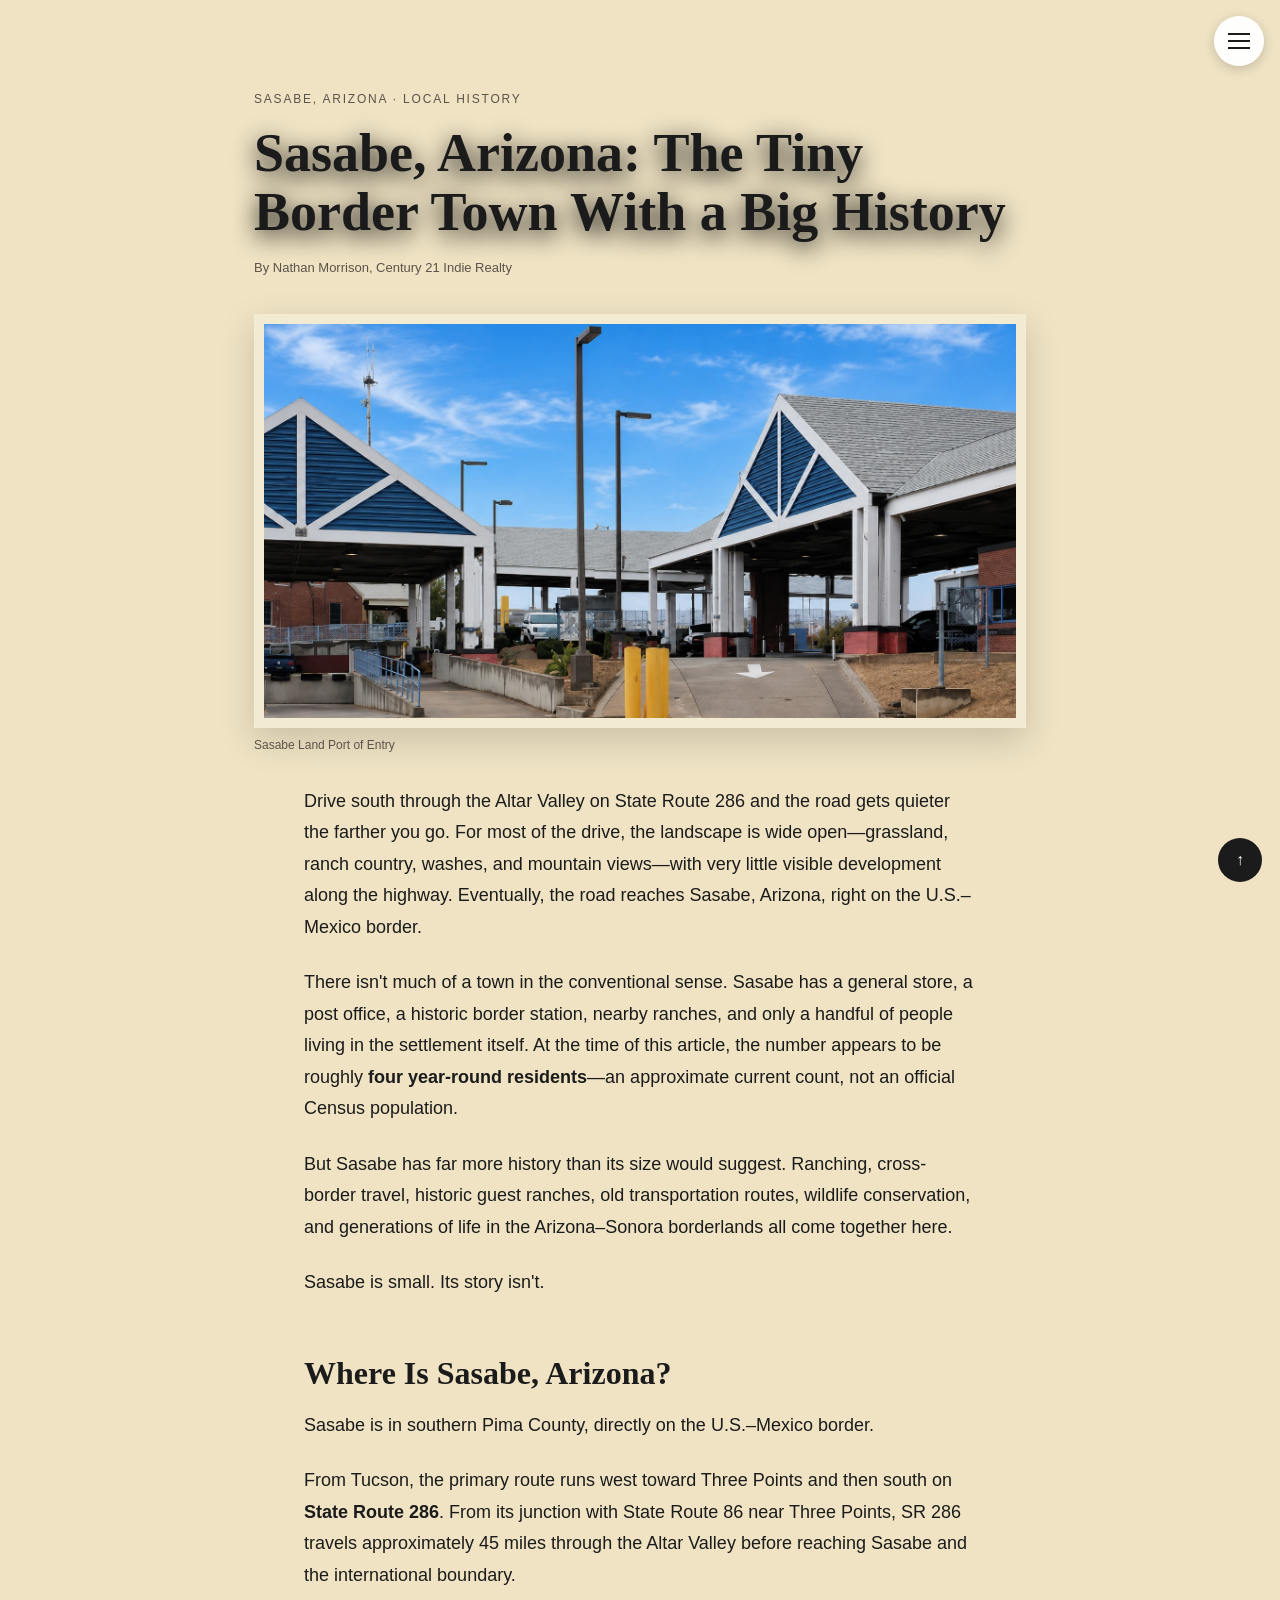
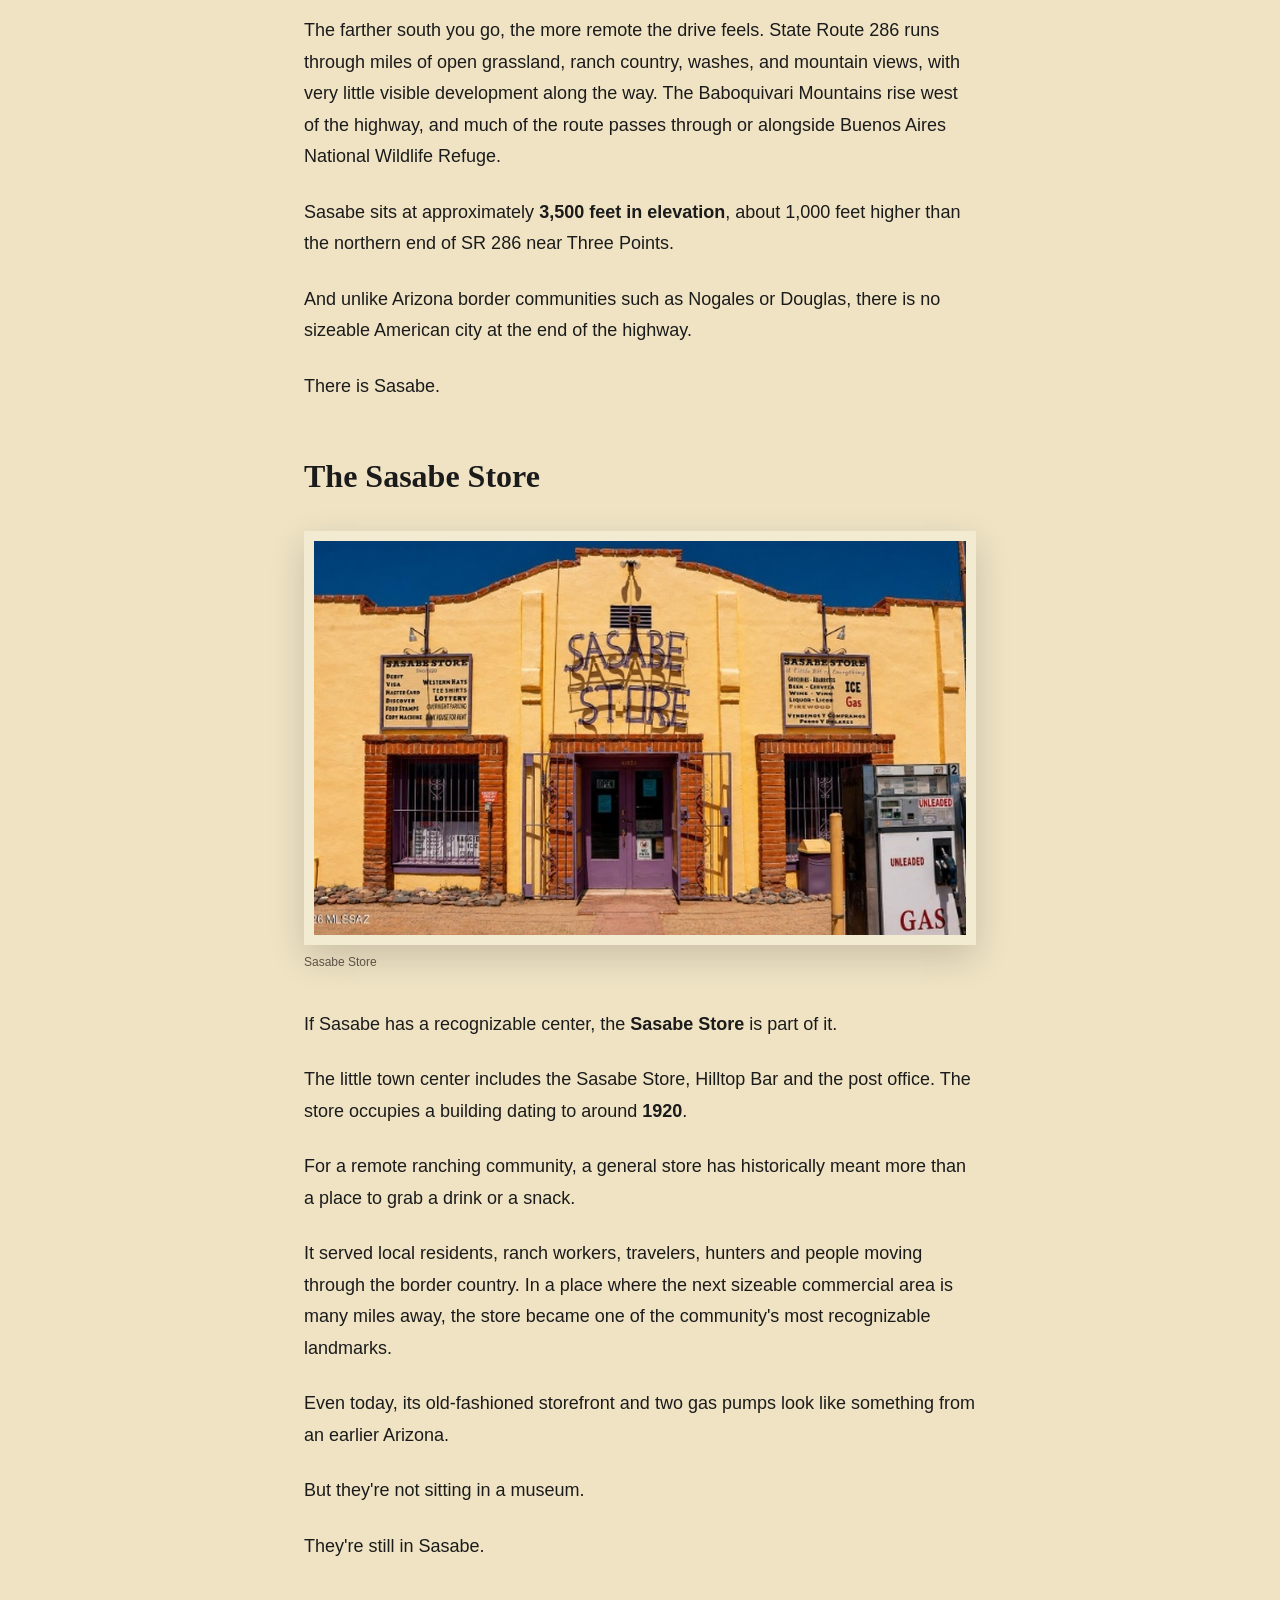
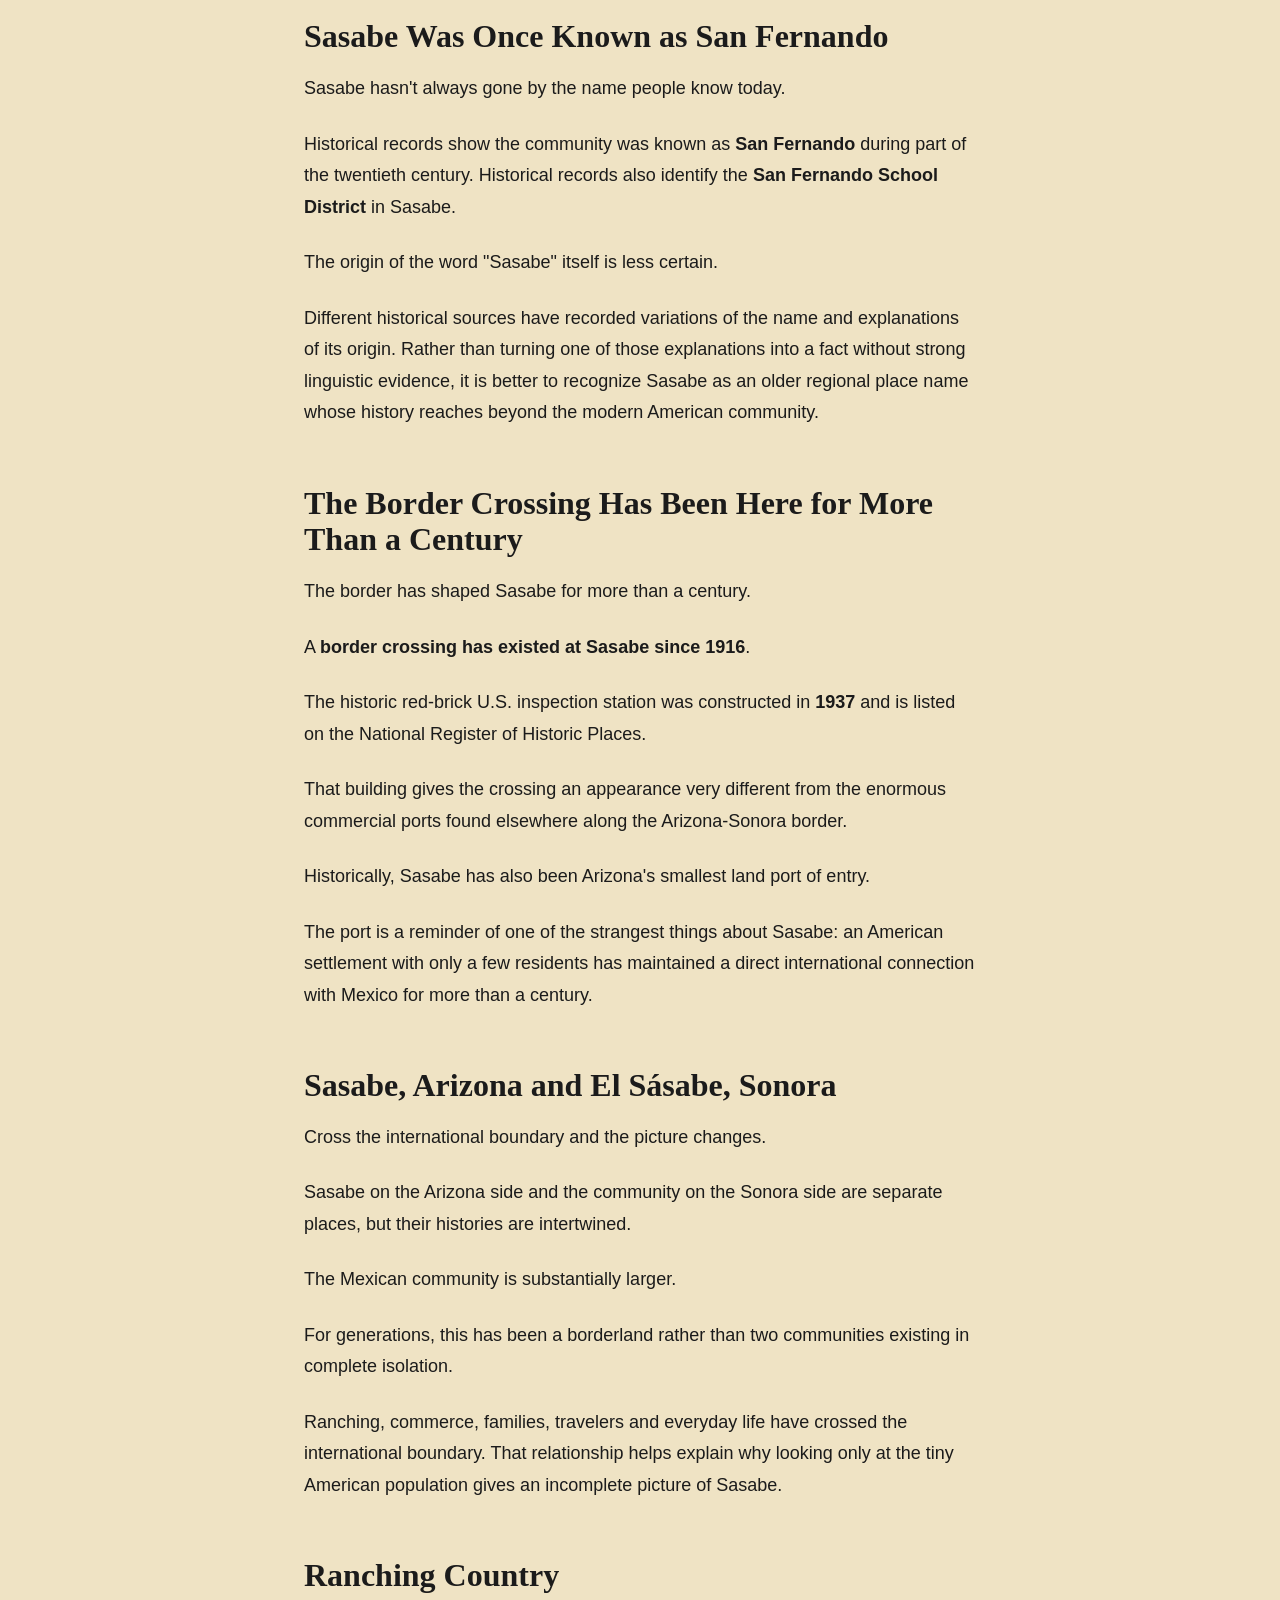
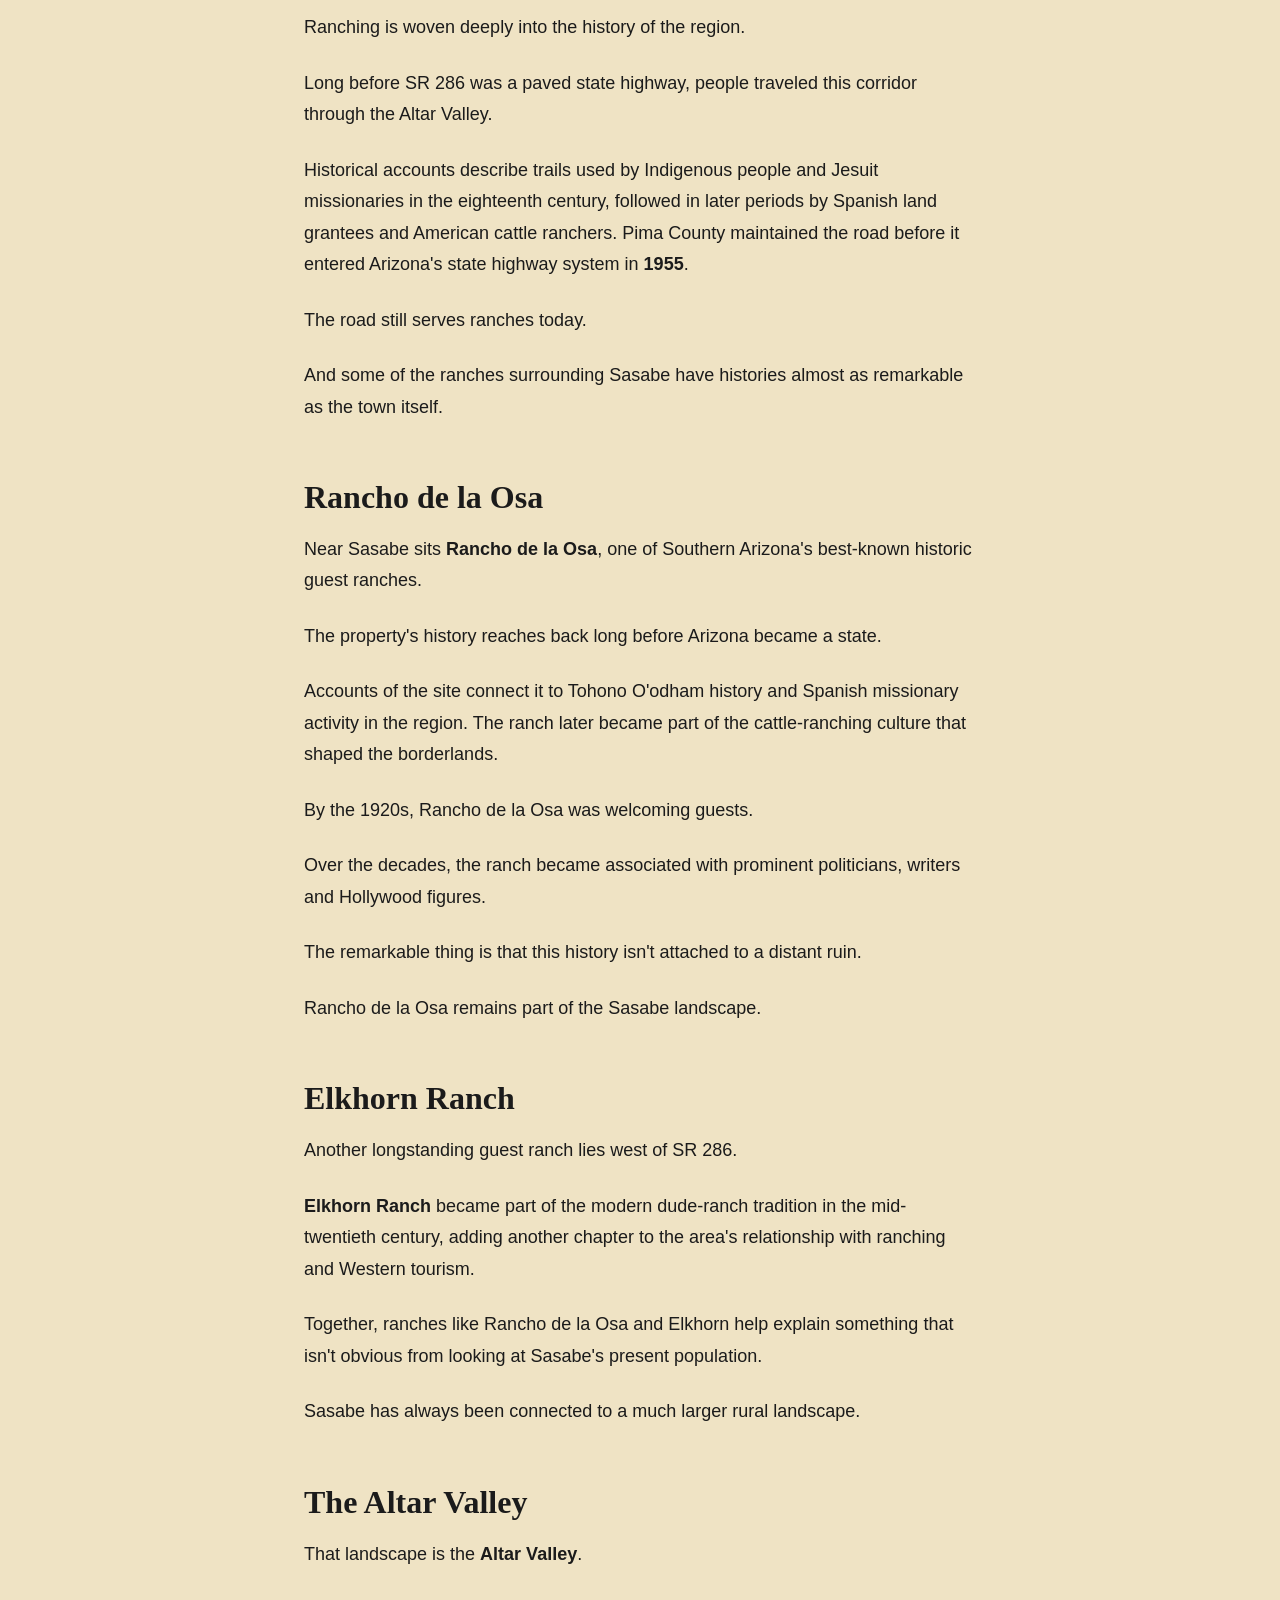
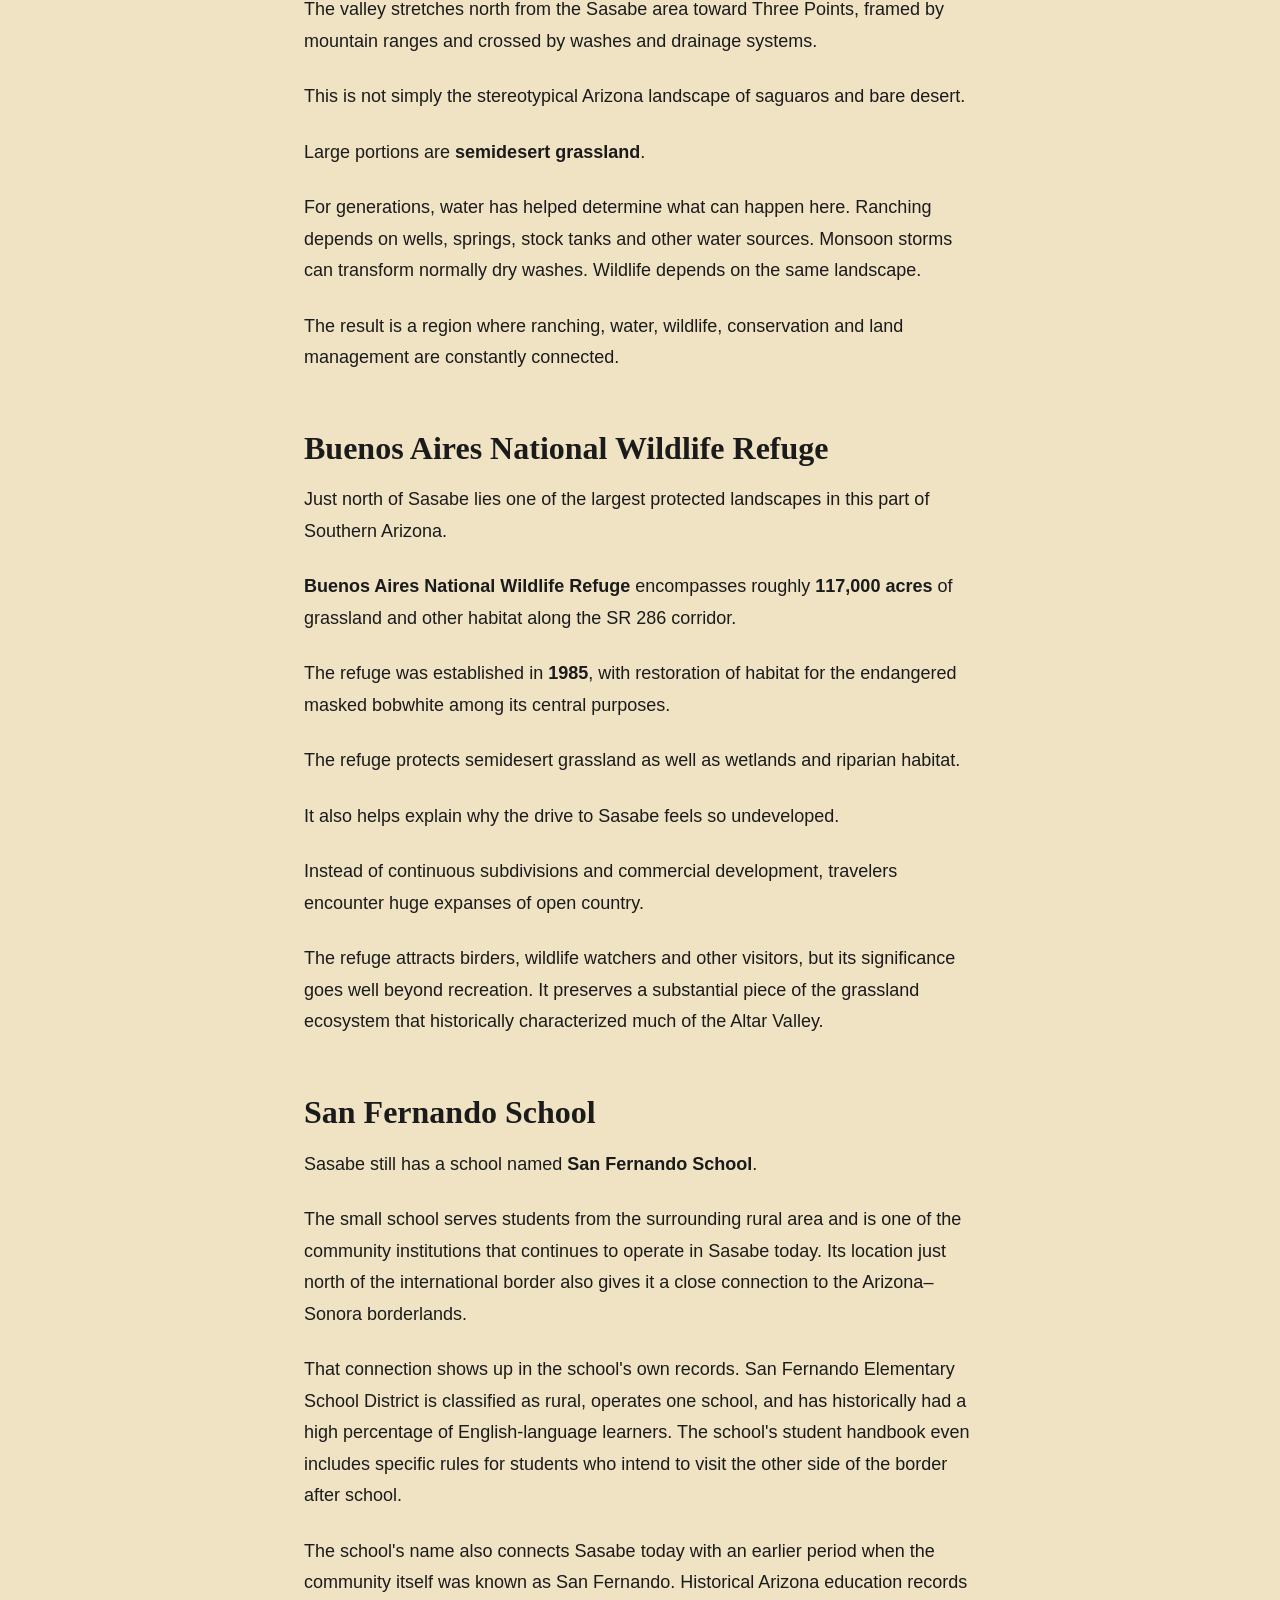
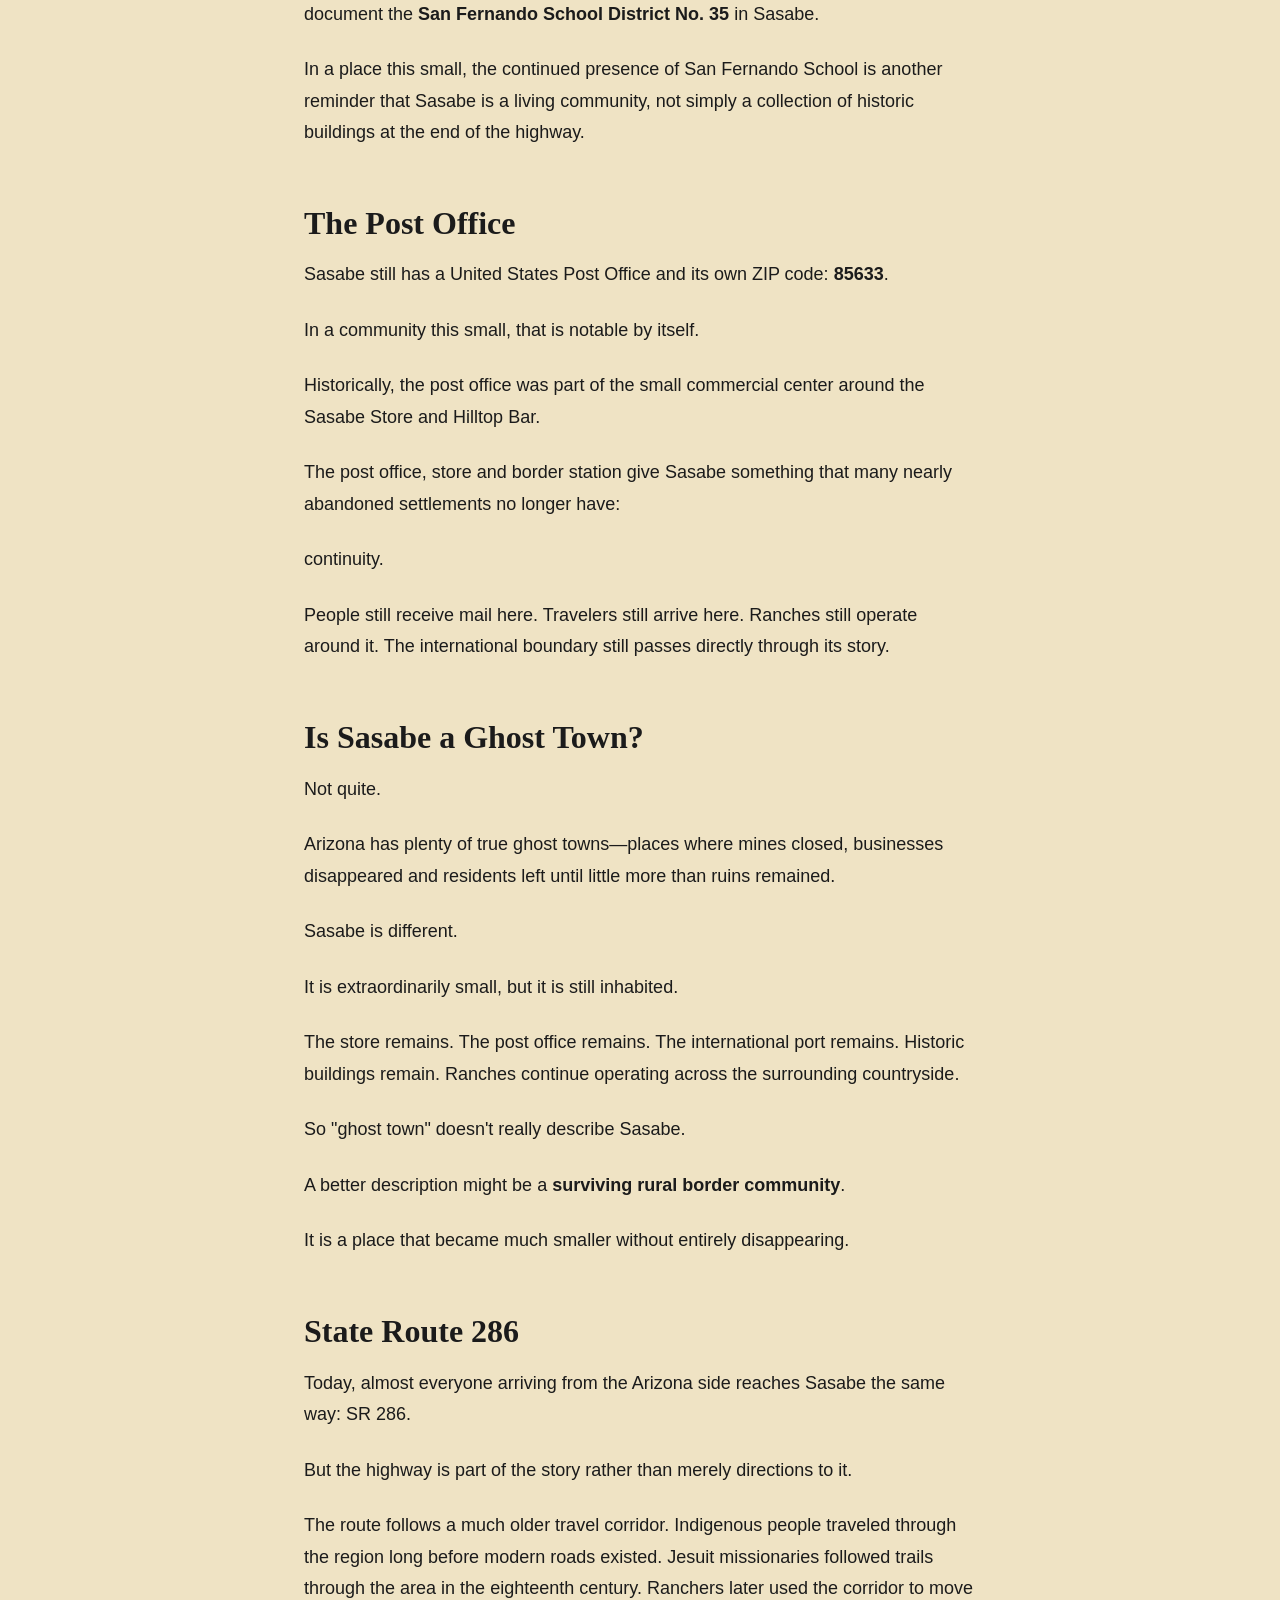
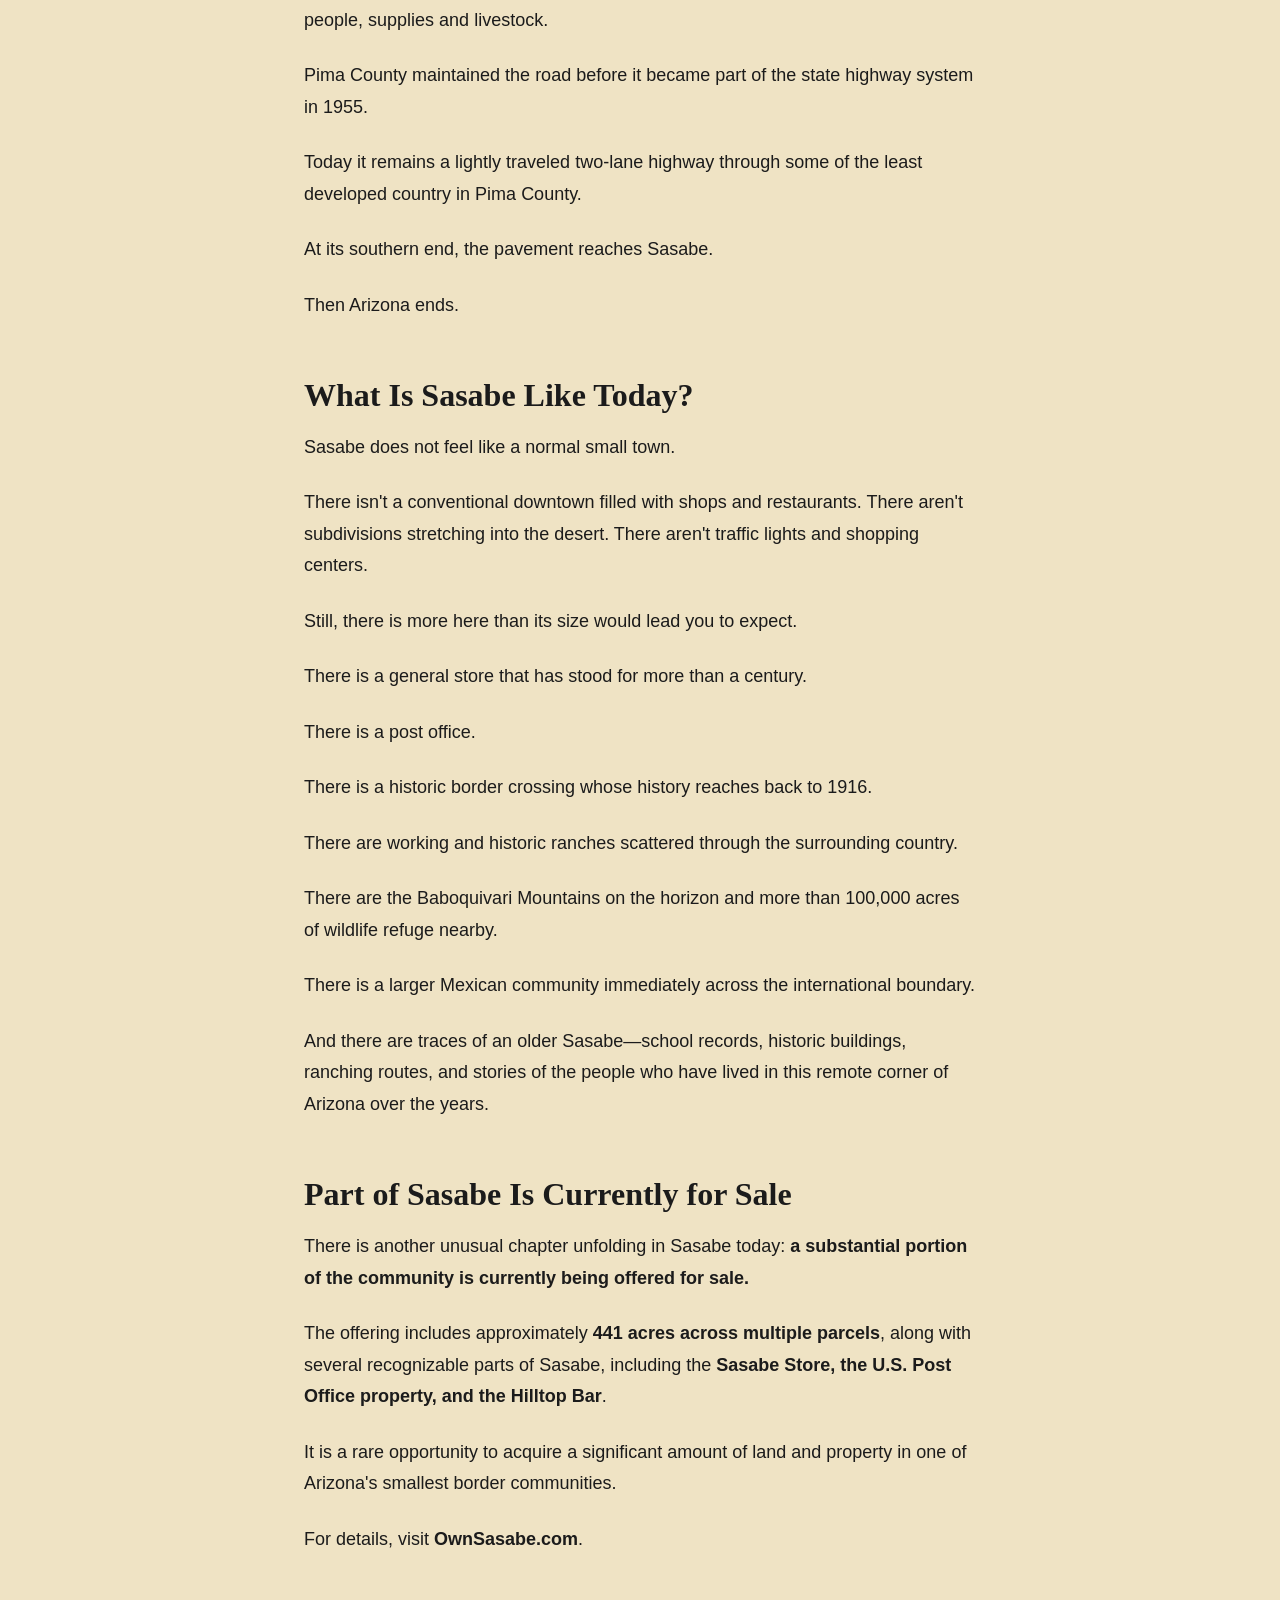
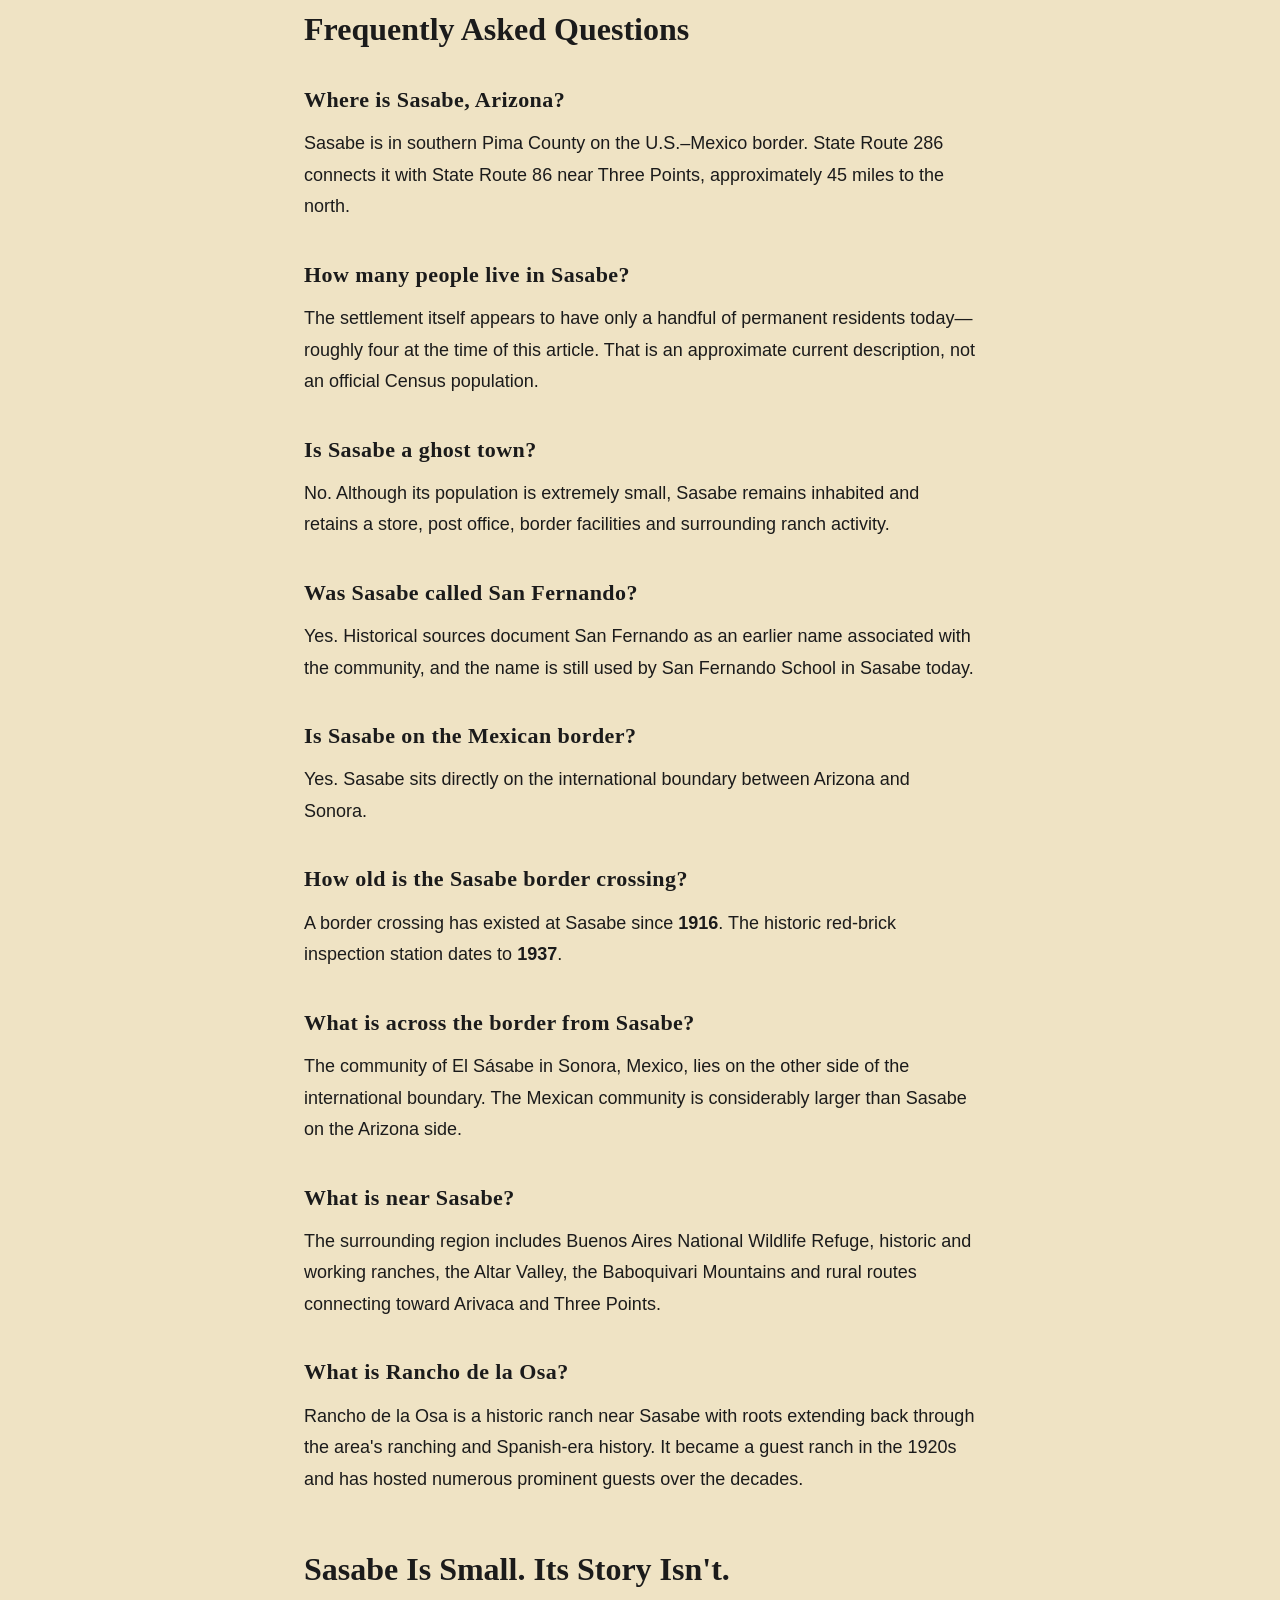
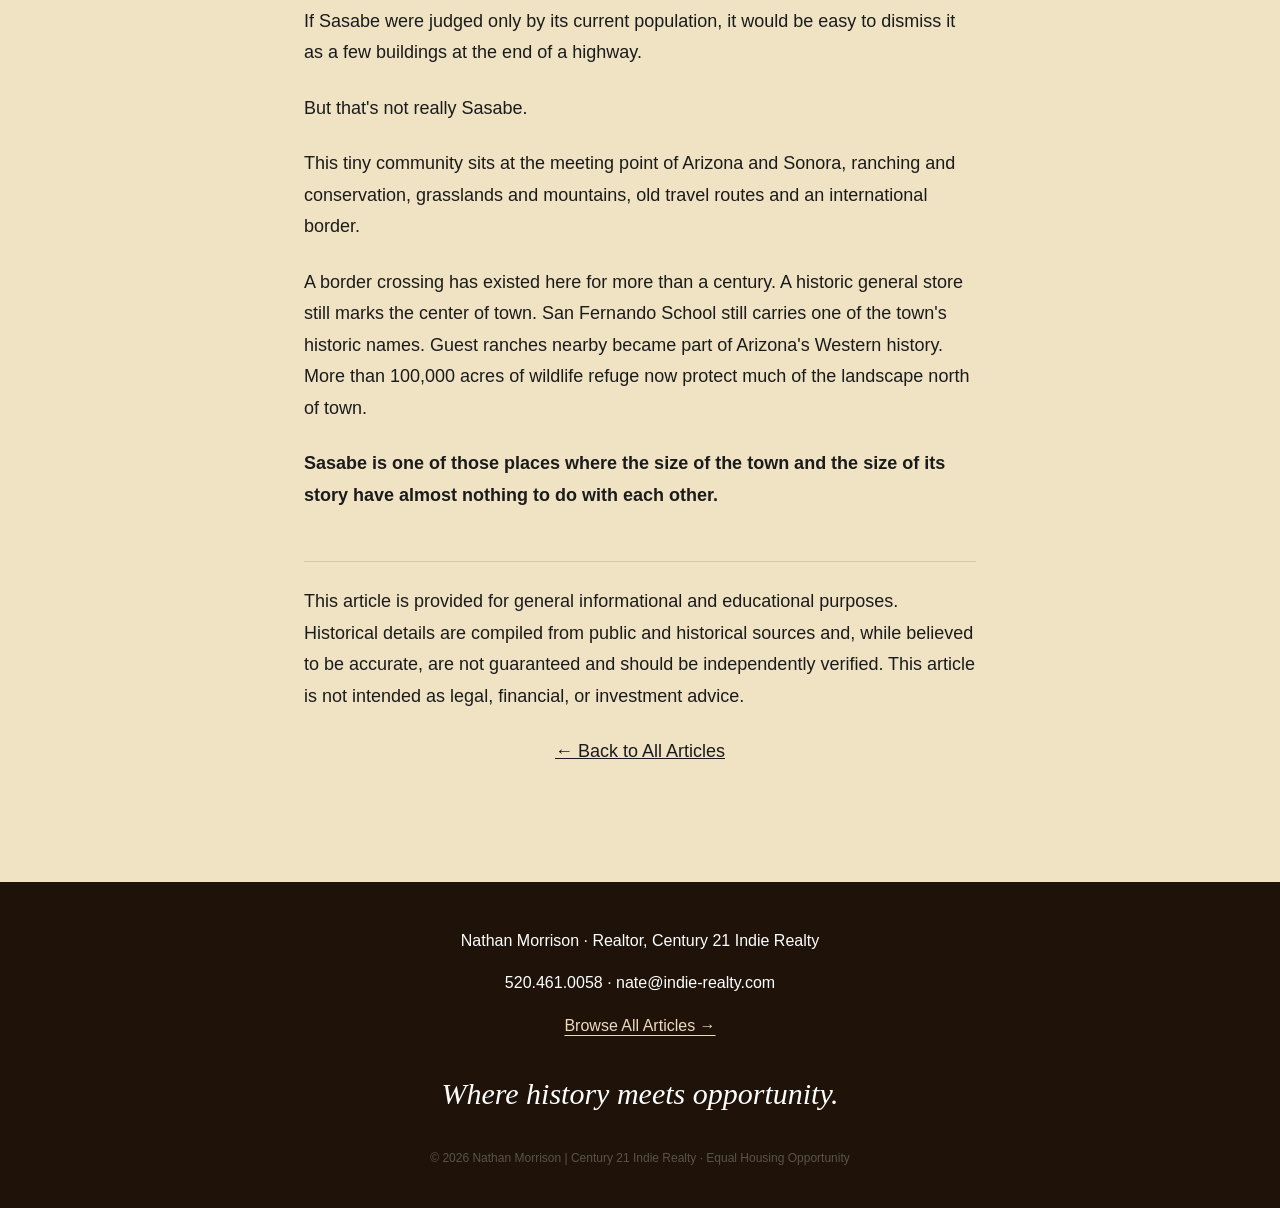
<file: sasabe-history.html>
<!DOCTYPE html>
<html lang="en">
<head>
<meta charset="UTF-8" />
<meta name="viewport" content="width=device-width, initial-scale=1" />
<title>Sasabe, Arizona: The Tiny Border Town With a Big History | Own Sasabe</title>
<meta name="description" content="Sasabe, Arizona sits directly on the U.S.-Mexico border with a general store dating to 1920, a border crossing open since 1916, and a history tied to ranching, Rancho de la Osa, and the Altar Valley." />
<link rel="stylesheet" href="styles.css" />
</head>
<body>
  <input type="checkbox" id="nav-toggle" class="nav-checkbox">
  <label class="hamburger-btn" for="nav-toggle"><span class="bar"></span></label>
  <div class="nav-overlay">
    <span class="brand-tag">Own Sasabe</span>
    <a href="index.html#top">Home</a>
    <a href="index.html#history">History</a>
    <a href="index.html#highlights">Highlights</a>
    <a href="index.html#snapshot">Snapshot</a>
    <a href="index.html#vision">Vision</a>
    <a href="index.html#video">Video</a>
    <a href="index.html#parcels">Parcels</a>
    <a href="index.html#location">Location</a>
    <a href="index.html#info">Disclosures</a>
    <a href="index.html#articles">Articles</a>
    <a href="index.html#contact">Contact</a>
  </div>

  <header class="article-header">
    <p class="article-kicker">Sasabe, Arizona &middot; Local History</p>
    <h1>Sasabe, Arizona: The Tiny Border Town With a Big History</h1>
    <p class="article-byline">By Nathan Morrison, Century 21 Indie Realty</p>
  </header>

  <figure class="article-hero">
    <img class="framed-image" src="assets/images/sasabe-border-port.jpg" alt="Sasabe Land Port of Entry" width="1592" height="988" />
    <figcaption>Sasabe Land Port of Entry</figcaption>
  </figure>

  <main class="article-body">
<p>Drive south through the Altar Valley on State Route 286 and the road gets quieter the farther you go. For most of the drive, the landscape is wide open—grassland, ranch country, washes, and mountain views—with very little visible development along the highway. Eventually, the road reaches Sasabe, Arizona, right on the U.S.–Mexico border.</p>
<p>There isn&#x27;t much of a town in the conventional sense. Sasabe has a general store, a post office, a historic border station, nearby ranches, and only a handful of people living in the settlement itself. At the time of this article, the number appears to be roughly <strong>four year-round residents</strong>—an approximate current count, not an official Census population.</p>
<p>But Sasabe has far more history than its size would suggest. Ranching, cross-border travel, historic guest ranches, old transportation routes, wildlife conservation, and generations of life in the Arizona–Sonora borderlands all come together here.</p>
<p>Sasabe is small. Its story isn&#x27;t.</p>
<h2 id="where-is-sasabe-arizona">Where Is Sasabe, Arizona?</h2>
<p>Sasabe is in southern Pima County, directly on the U.S.–Mexico border.</p>
<p>From Tucson, the primary route runs west toward Three Points and then south on <strong>State Route 286</strong>. From its junction with State Route 86 near Three Points, SR 286 travels approximately 45 miles through the Altar Valley before reaching Sasabe and the international boundary.</p>
<p>The farther south you go, the more remote the drive feels. State Route 286 runs through miles of open grassland, ranch country, washes, and mountain views, with very little visible development along the way. The Baboquivari Mountains rise west of the highway, and much of the route passes through or alongside Buenos Aires National Wildlife Refuge.</p>
<p>Sasabe sits at approximately <strong>3,500 feet in elevation</strong>, about 1,000 feet higher than the northern end of SR 286 near Three Points.</p>
<p>And unlike Arizona border communities such as Nogales or Douglas, there is no sizeable American city at the end of the highway.</p>
<p>There is Sasabe.</p>
<h2 id="the-sasabe-store">The Sasabe Store</h2>
<figure><img class="framed-image" src="assets/images/sasabe-store-history.jpg" width="1324" height="742" alt="Sasabe Store"><figcaption>Sasabe Store</figcaption></figure>
<p>If Sasabe has a recognizable center, the <strong>Sasabe Store</strong> is part of it.</p>
<p>The little town center includes the Sasabe Store, Hilltop Bar and the post office. The store occupies a building dating to around <strong>1920</strong>.</p>
<p>For a remote ranching community, a general store has historically meant more than a place to grab a drink or a snack.</p>
<p>It served local residents, ranch workers, travelers, hunters and people moving through the border country. In a place where the next sizeable commercial area is many miles away, the store became one of the community&#x27;s most recognizable landmarks.</p>
<p>Even today, its old-fashioned storefront and two gas pumps look like something from an earlier Arizona.</p>
<p>But they&#x27;re not sitting in a museum.</p>
<p>They&#x27;re still in Sasabe.</p>
<h2 id="sasabe-was-once-known-as-san-fernando">Sasabe Was Once Known as San Fernando</h2>
<p>Sasabe hasn&#x27;t always gone by the name people know today.</p>
<p>Historical records show the community was known as <strong>San Fernando</strong> during part of the twentieth century. Historical records also identify the <strong>San Fernando School District</strong> in Sasabe.</p>
<p>The origin of the word "Sasabe" itself is less certain.</p>
<p>Different historical sources have recorded variations of the name and explanations of its origin. Rather than turning one of those explanations into a fact without strong linguistic evidence, it is better to recognize Sasabe as an older regional place name whose history reaches beyond the modern American community.</p>
<h2 id="the-border-crossing-has-been-here-for-more-than-a-century">The Border Crossing Has Been Here for More Than a Century</h2>
<p>The border has shaped Sasabe for more than a century.</p>
<p>A <strong>border crossing has existed at Sasabe since 1916</strong>.</p>
<p>The historic red-brick U.S. inspection station was constructed in <strong>1937</strong> and is listed on the National Register of Historic Places.</p>
<p>That building gives the crossing an appearance very different from the enormous commercial ports found elsewhere along the Arizona-Sonora border.</p>
<p>Historically, Sasabe has also been Arizona&#x27;s smallest land port of entry.</p>
<p>The port is a reminder of one of the strangest things about Sasabe: an American settlement with only a few residents has maintained a direct international connection with Mexico for more than a century.</p>
<h2 id="sasabe-arizona-and-el-s-sabe-sonora">Sasabe, Arizona and El Sásabe, Sonora</h2>
<p>Cross the international boundary and the picture changes.</p>
<p>Sasabe on the Arizona side and the community on the Sonora side are separate places, but their histories are intertwined.</p>
<p>The Mexican community is substantially larger.</p>
<p>For generations, this has been a borderland rather than two communities existing in complete isolation.</p>
<p>Ranching, commerce, families, travelers and everyday life have crossed the international boundary. That relationship helps explain why looking only at the tiny American population gives an incomplete picture of Sasabe.</p>
<h2 id="ranching-country">Ranching Country</h2>
<p>Ranching is woven deeply into the history of the region.</p>
<p>Long before SR 286 was a paved state highway, people traveled this corridor through the Altar Valley.</p>
<p>Historical accounts describe trails used by Indigenous people and Jesuit missionaries in the eighteenth century, followed in later periods by Spanish land grantees and American cattle ranchers. Pima County maintained the road before it entered Arizona&#x27;s state highway system in <strong>1955</strong>.</p>
<p>The road still serves ranches today.</p>
<p>And some of the ranches surrounding Sasabe have histories almost as remarkable as the town itself.</p>
<h2 id="rancho-de-la-osa">Rancho de la Osa</h2>
<p>Near Sasabe sits <strong>Rancho de la Osa</strong>, one of Southern Arizona&#x27;s best-known historic guest ranches.</p>
<p>The property&#x27;s history reaches back long before Arizona became a state.</p>
<p>Accounts of the site connect it to Tohono O&#x27;odham history and Spanish missionary activity in the region. The ranch later became part of the cattle-ranching culture that shaped the borderlands.</p>
<p>By the 1920s, Rancho de la Osa was welcoming guests.</p>
<p>Over the decades, the ranch became associated with prominent politicians, writers and Hollywood figures.</p>
<p>The remarkable thing is that this history isn&#x27;t attached to a distant ruin.</p>
<p>Rancho de la Osa remains part of the Sasabe landscape.</p>
<h2 id="elkhorn-ranch">Elkhorn Ranch</h2>
<p>Another longstanding guest ranch lies west of SR 286.</p>
<p><strong>Elkhorn Ranch</strong> became part of the modern dude-ranch tradition in the mid-twentieth century, adding another chapter to the area&#x27;s relationship with ranching and Western tourism.</p>
<p>Together, ranches like Rancho de la Osa and Elkhorn help explain something that isn&#x27;t obvious from looking at Sasabe&#x27;s present population.</p>
<p>Sasabe has always been connected to a much larger rural landscape.</p>
<h2 id="the-altar-valley">The Altar Valley</h2>
<p>That landscape is the <strong>Altar Valley</strong>.</p>
<p>The valley stretches north from the Sasabe area toward Three Points, framed by mountain ranges and crossed by washes and drainage systems.</p>
<p>This is not simply the stereotypical Arizona landscape of saguaros and bare desert.</p>
<p>Large portions are <strong>semidesert grassland</strong>.</p>
<p>For generations, water has helped determine what can happen here. Ranching depends on wells, springs, stock tanks and other water sources. Monsoon storms can transform normally dry washes. Wildlife depends on the same landscape.</p>
<p>The result is a region where ranching, water, wildlife, conservation and land management are constantly connected.</p>
<h2 id="buenos-aires-national-wildlife-refuge">Buenos Aires National Wildlife Refuge</h2>
<p>Just north of Sasabe lies one of the largest protected landscapes in this part of Southern Arizona.</p>
<p><strong>Buenos Aires National Wildlife Refuge</strong> encompasses roughly <strong>117,000 acres</strong> of grassland and other habitat along the SR 286 corridor.</p>
<p>The refuge was established in <strong>1985</strong>, with restoration of habitat for the endangered masked bobwhite among its central purposes.</p>
<p>The refuge protects semidesert grassland as well as wetlands and riparian habitat.</p>
<p>It also helps explain why the drive to Sasabe feels so undeveloped.</p>
<p>Instead of continuous subdivisions and commercial development, travelers encounter huge expanses of open country.</p>
<p>The refuge attracts birders, wildlife watchers and other visitors, but its significance goes well beyond recreation. It preserves a substantial piece of the grassland ecosystem that historically characterized much of the Altar Valley.</p>
<h2 id="san-fernando-school">San Fernando School</h2>
<p>Sasabe still has a school named <strong>San Fernando School</strong>.</p>
<p>The small school serves students from the surrounding rural area and is one of the community institutions that continues to operate in Sasabe today. Its location just north of the international border also gives it a close connection to the Arizona–Sonora borderlands.</p>
<p>That connection shows up in the school&#x27;s own records. San Fernando Elementary School District is classified as rural, operates one school, and has historically had a high percentage of English-language learners. The school&#x27;s student handbook even includes specific rules for students who intend to visit the other side of the border after school.</p>
<p>The school&#x27;s name also connects Sasabe today with an earlier period when the community itself was known as San Fernando. Historical Arizona education records document the <strong>San Fernando School District No. 35</strong> in Sasabe.</p>
<p>In a place this small, the continued presence of San Fernando School is another reminder that Sasabe is a living community, not simply a collection of historic buildings at the end of the highway.</p>
<h2 id="the-post-office">The Post Office</h2>
<p>Sasabe still has a United States Post Office and its own ZIP code: <strong>85633</strong>.</p>
<p>In a community this small, that is notable by itself.</p>
<p>Historically, the post office was part of the small commercial center around the Sasabe Store and Hilltop Bar.</p>
<p>The post office, store and border station give Sasabe something that many nearly abandoned settlements no longer have:</p>
<p>continuity.</p>
<p>People still receive mail here. Travelers still arrive here. Ranches still operate around it. The international boundary still passes directly through its story.</p>
<h2 id="is-sasabe-a-ghost-town">Is Sasabe a Ghost Town?</h2>
<p>Not quite.</p>
<p>Arizona has plenty of true ghost towns—places where mines closed, businesses disappeared and residents left until little more than ruins remained.</p>
<p>Sasabe is different.</p>
<p>It is extraordinarily small, but it is still inhabited.</p>
<p>The store remains. The post office remains. The international port remains. Historic buildings remain. Ranches continue operating across the surrounding countryside.</p>
<p>So "ghost town" doesn&#x27;t really describe Sasabe.</p>
<p>A better description might be a <strong>surviving rural border community</strong>.</p>
<p>It is a place that became much smaller without entirely disappearing.</p>
<h2 id="state-route-286">State Route 286</h2>
<p>Today, almost everyone arriving from the Arizona side reaches Sasabe the same way: SR 286.</p>
<p>But the highway is part of the story rather than merely directions to it.</p>
<p>The route follows a much older travel corridor. Indigenous people traveled through the region long before modern roads existed. Jesuit missionaries followed trails through the area in the eighteenth century. Ranchers later used the corridor to move people, supplies and livestock.</p>
<p>Pima County maintained the road before it became part of the state highway system in 1955.</p>
<p>Today it remains a lightly traveled two-lane highway through some of the least developed country in Pima County.</p>
<p>At its southern end, the pavement reaches Sasabe.</p>
<p>Then Arizona ends.</p>
<h2 id="what-is-sasabe-like-today">What Is Sasabe Like Today?</h2>
<p>Sasabe does not feel like a normal small town.</p>
<p>There isn&#x27;t a conventional downtown filled with shops and restaurants. There aren&#x27;t subdivisions stretching into the desert. There aren&#x27;t traffic lights and shopping centers.</p>
<p>Still, there is more here than its size would lead you to expect.</p>
<p>There is a general store that has stood for more than a century.</p>
<p>There is a post office.</p>
<p>There is a historic border crossing whose history reaches back to 1916.</p>
<p>There are working and historic ranches scattered through the surrounding country.</p>
<p>There are the Baboquivari Mountains on the horizon and more than 100,000 acres of wildlife refuge nearby.</p>
<p>There is a larger Mexican community immediately across the international boundary.</p>
<p>And there are traces of an older Sasabe—school records, historic buildings, ranching routes, and stories of the people who have lived in this remote corner of Arizona over the years.</p>
<h2 id="part-of-sasabe-is-currently-for-sale">Part of Sasabe Is Currently for Sale</h2>
<p>There is another unusual chapter unfolding in Sasabe today: <strong>a substantial portion of the community is currently being offered for sale.</strong></p>
<p>The offering includes approximately <strong>441 acres across multiple parcels</strong>, along with several recognizable parts of Sasabe, including the <strong>Sasabe Store, the U.S. Post Office property, and the Hilltop Bar</strong>.</p>
<p>It is a rare opportunity to acquire a significant amount of land and property in one of Arizona&#x27;s smallest border communities.</p>
<p>For details, visit <strong>OwnSasabe.com</strong>.</p>
<h2 id="frequently-asked-questions">Frequently Asked Questions</h2>
<h3 id="where-is-sasabe-arizona">Where is Sasabe, Arizona?</h3>
<p>Sasabe is in southern Pima County on the U.S.–Mexico border. State Route 286 connects it with State Route 86 near Three Points, approximately 45 miles to the north.</p>
<h3 id="how-many-people-live-in-sasabe">How many people live in Sasabe?</h3>
<p>The settlement itself appears to have only a handful of permanent residents today—roughly four at the time of this article. That is an approximate current description, not an official Census population.</p>
<h3 id="is-sasabe-a-ghost-town">Is Sasabe a ghost town?</h3>
<p>No. Although its population is extremely small, Sasabe remains inhabited and retains a store, post office, border facilities and surrounding ranch activity.</p>
<h3 id="was-sasabe-called-san-fernando">Was Sasabe called San Fernando?</h3>
<p>Yes. Historical sources document San Fernando as an earlier name associated with the community, and the name is still used by San Fernando School in Sasabe today.</p>
<h3 id="is-sasabe-on-the-mexican-border">Is Sasabe on the Mexican border?</h3>
<p>Yes. Sasabe sits directly on the international boundary between Arizona and Sonora.</p>
<h3 id="how-old-is-the-sasabe-border-crossing">How old is the Sasabe border crossing?</h3>
<p>A border crossing has existed at Sasabe since <strong>1916</strong>. The historic red-brick inspection station dates to <strong>1937</strong>.</p>
<h3 id="what-is-across-the-border-from-sasabe">What is across the border from Sasabe?</h3>
<p>The community of El Sásabe in Sonora, Mexico, lies on the other side of the international boundary. The Mexican community is considerably larger than Sasabe on the Arizona side.</p>
<h3 id="what-is-near-sasabe">What is near Sasabe?</h3>
<p>The surrounding region includes Buenos Aires National Wildlife Refuge, historic and working ranches, the Altar Valley, the Baboquivari Mountains and rural routes connecting toward Arivaca and Three Points.</p>
<h3 id="what-is-rancho-de-la-osa">What is Rancho de la Osa?</h3>
<p>Rancho de la Osa is a historic ranch near Sasabe with roots extending back through the area&#x27;s ranching and Spanish-era history. It became a guest ranch in the 1920s and has hosted numerous prominent guests over the decades.</p>
<h2 id="sasabe-is-small-its-story-isn-t">Sasabe Is Small. Its Story Isn&#x27;t.</h2>
<p>If Sasabe were judged only by its current population, it would be easy to dismiss it as a few buildings at the end of a highway.</p>
<p>But that&#x27;s not really Sasabe.</p>
<p>This tiny community sits at the meeting point of Arizona and Sonora, ranching and conservation, grasslands and mountains, old travel routes and an international border.</p>
<p>A border crossing has existed here for more than a century. A historic general store still marks the center of town. San Fernando School still carries one of the town&#x27;s historic names. Guest ranches nearby became part of Arizona&#x27;s Western history. More than 100,000 acres of wildlife refuge now protect much of the landscape north of town.</p>
<p><strong>Sasabe is one of those places where the size of the town and the size of its story have almost nothing to do with each other.</strong></p>
    <p class="fineprint" style="margin-top:50px;border-top:1px solid rgba(80,61,42,.16);padding-top:24px;">This article is provided for general informational and educational purposes. Historical details are compiled from public and historical sources and, while believed to be accurate, are not guaranteed and should be independently verified. This article is not intended as legal, financial, or investment advice.</p>
    <p class="fineprint center" style="margin-top:10px;"><a href="articles-all.html" style="color:inherit;">&larr; Back to All Articles</a></p>
  </main>

  <footer class="footer">
    <p>Nathan Morrison · Realtor, Century 21 Indie Realty</p>
    <p>520.461.0058 · nate@indie-realty.com</p>
    <p><a href="articles-all.html" style="color:#e8dcc0;text-decoration:underline;text-underline-offset:4px;">Browse All Articles &rarr;</a></p>
    <p class="tagline">Where history meets opportunity.</p>
    <p class="fineprint">© 2026 Nathan Morrison | Century 21 Indie Realty · Equal Housing Opportunity</p>
  </footer>

  <a class="back-to-top" href="#top" aria-label="Back to top">↑</a>
</body>
</html>
</file>
<file: styles.css>
/* =========================================================================
   Own Sasabe — stylesheet
   Reorganized into one clean pass per component (no stacked "final fix"
   patches). Every value below was verified against the site as it actually
   rendered before this cleanup, so the site should look identical — this
   file is just far easier to find and change things in going forward.
   ========================================================================= */

:root{
  --cream:#efe3c4;
  --off:#efe3c4;      /* Highlights section uses the same cream as everything else */
  --ink:#1b1b1b;
  --muted:#5b5348;
  --dark:#0c0b09;
}

/* ---------- Reset & base type ---------- */
*{box-sizing:border-box}
html{scroll-behavior:auto}     /* menu links smooth-scroll themselves via JS; global smooth-scroll fought the reveal animation and caused mid-scroll jumps */
body{margin:0;background:var(--cream);color:var(--ink);font-family:Montserrat,Arial,sans-serif;line-height:1.65}
img{max-width:100%;display:block}
h1,h2,h3{font-family:'Cormorant Garamond',Georgia,serif}
h1{font-size:clamp(56px,11vw,140px);font-weight:400;line-height:.8;margin:0;text-shadow:0 6px 24px #000}
h2{font-size:44px;font-weight:600;letter-spacing:.045em;text-transform:uppercase;line-height:1.12;margin:0 0 16px}
h3{font-size:22px;letter-spacing:.02em;margin:0 0 10px}
.center{text-align:center}
.fineprint{font-size:12px;color:var(--muted);margin:0 0 10px}
.fineprint.center{margin-top:10px}
.btn{display:inline-flex;align-items:center;justify-content:center;padding:15px 24px;border:1px solid var(--ink);background:var(--ink);color:white;text-decoration:none;text-transform:uppercase;letter-spacing:2px;font-size:12px;font-weight:700;cursor:pointer;transition:.25s}
.btn:hover{transform:translateY(-2px);box-shadow:0 12px 24px rgba(0,0,0,.18)}
.clean-list{padding-left:20px}

/* ---------- Hamburger menu ---------- */
.nav-checkbox{display:none}
.hamburger-btn{position:fixed;top:16px;right:16px;z-index:300;width:50px;height:50px;border-radius:50%;background:rgba(255,255,255,.94);backdrop-filter:blur(6px);border:none;box-shadow:0 3px 12px rgba(0,0,0,.18);cursor:pointer;display:flex;align-items:center;justify-content:center}
.hamburger-btn .bar{position:relative;width:22px;height:2px;background:#1b1b1b}
.hamburger-btn .bar::before,.hamburger-btn .bar::after{content:"";position:absolute;left:0;width:22px;height:2px;background:#1b1b1b}
.hamburger-btn .bar::before{top:-7px}
.hamburger-btn .bar::after{top:7px}
.nav-overlay{position:fixed;inset:0;z-index:250;background:rgba(12,11,9,.97);display:flex;flex-direction:column;align-items:center;justify-content:center;gap:22px;opacity:0;pointer-events:none;transform:translateY(-8px);transition:opacity .2s ease,transform .2s ease;overflow-y:auto;padding:80px 24px 40px}
.nav-checkbox:checked ~ .nav-overlay{opacity:1;pointer-events:auto;transform:translateY(0)}
.nav-overlay a{color:#fff;font-family:'Cormorant Garamond',Georgia,serif;font-size:1.7rem;text-decoration:none;opacity:.85;letter-spacing:.03em}
.nav-overlay a:hover{opacity:1;color:var(--cream)}
.nav-overlay .brand-tag{position:absolute;top:22px;left:24px;color:#fff;opacity:.6;font-size:.85rem;font-weight:600;letter-spacing:.1em;text-transform:uppercase;font-family:Montserrat,sans-serif}
.back-to-top{position:fixed;right:18px;bottom:18px;width:44px;height:44px;border-radius:50%;display:grid;place-items:center;background:var(--ink);color:white;text-decoration:none;z-index:200}

/* ---------- Hero ---------- */
.hero{
  height:100dvh;               /* was height:100vh fighting min-height:100dvh below — the mismatch recalculated on every mobile address-bar show/hide and caused the page to visibly jump while scrolling */
  min-height:650px;
  position:relative;
  display:flex;
  flex-direction:column;
  justify-content:center;
  text-align:center;
  color:white;
  overflow:hidden;
  background:var(--cream);
}
.hero-desktop-img,.hero-mobile-img{position:absolute;inset:0;width:100%;height:100%;object-fit:contain;background:var(--cream)}
.hero-mobile-img{display:none}

/* ---------- Section shell (every full-bleed section shares this) ---------- */
.section,.hero,.snapshot,.video-section,.parcels-section,.disclosures,.contact{
  min-height:100dvh;
  display:flex;
  flex-direction:column;
  overflow:hidden;
  box-sizing:border-box;
}
.section,.snapshot,.video-section,.parcels-section,.disclosures,.contact{
  justify-content:flex-start;
  padding:56px 28px 30px;
}
.cream{background:var(--cream)}
.offwhite{background:var(--off)}
.dark{background:var(--dark);color:white}
.video-section{background:#000}
.inner,.section>*,.footer>*{max-width:1180px;margin-left:auto;margin-right:auto}
.section-title{text-align:center;max-width:940px;margin:0 auto 26px}
.section-title.align-left{text-align:left;margin:0 0 20px;max-width:none}
.section-subtitle{font-family:'Cormorant Garamond',Georgia,serif;font-size:22px;font-style:italic;color:#4d3b2d;line-height:1.25;margin:0 0 20px;max-width:760px}
.section-subtitle.light-text{color:rgba(255,255,255,.86)}
.section-subtitle.align-left{margin-left:0;text-align:left}
#highlights .section-title{margin-bottom:12px}
#highlights .section-subtitle{margin-bottom:0}
#info .section-title.align-left{max-width:1240px;width:100%;margin:0 auto 20px}

/* Split two-column layout (History / Vision / Location / Contact) */
.split{max-width:1180px;margin:auto;display:grid;grid-template-columns:1fr 1fr;gap:36px;align-items:center;justify-content:flex-start}
.split>div{min-width:0}
.split p:not(.fineprint):not(.subtitle){font-size:16px;line-height:1.55}

/* Shared "framed" photo treatment: History's landscape photo */
.framed-image{border:10px solid rgba(255,255,255,.24);box-shadow:0 12px 34px rgba(0,0,0,.16);max-height:46dvh;object-fit:cover;width:100%}

/* Shared square/portrait photo treatment: Snapshot, Vision, Contact */
.snapshot-photo,.tall-image{
  aspect-ratio:1/1;
  width:100%;
  max-width:500px;
  height:auto;
  max-height:none;
  object-fit:cover;
  object-position:center;
  border:12px solid rgba(255,255,255,.6);
  box-shadow:0 18px 44px rgba(0,0,0,.20);
  background:none;
  margin:0 auto;
}
.contact-photo{aspect-ratio:3/4;max-width:480px;object-position:top}

.two-list{max-width:980px;margin:20px 0 0;font-size:22px;line-height:1.42;padding-left:0}
.two-list li{margin:0 0 18px;list-style-position:inside;padding-left:0}
.two-list.one-col{columns:1}
.check-grid{padding:0;display:grid;grid-template-columns:1fr 1fr;gap:14px 26px;list-style:none}
.check-grid li{font-size:18px;min-width:0;overflow-wrap:break-word}
.check-grid li:before{content:'✓';display:inline-grid;place-items:center;width:22px;height:22px;margin-right:10px;border-radius:50%;background:var(--ink);color:white;font-size:14px}
.check-grid.one-col{grid-template-columns:1fr;max-width:520px}

/* ---------- History ---------- */
#history h2{font-size:40px;line-height:1.12}
#history .spaced{text-transform:uppercase;letter-spacing:6px;margin:20px 0 10px;font-size:16px;color:#1f1c18}

/* ---------- Highlights ---------- */
#highlights{background:var(--cream)}
.cards,.highlight-grid{max-width:1180px;margin:auto}
.highlight-grid{display:grid;grid-template-columns:repeat(3,1fr);gap:14px}
.highlight-grid article{background:rgba(255,255,255,.58);border:1px solid rgba(80,61,42,.16);padding:0 0 10px;overflow:hidden;text-align:center}
.highlight-grid img{width:100%;height:120px;object-fit:cover;object-position:center;margin:0 0 8px;display:block}
.highlight-grid article:nth-child(6) img{object-position:top}   /* Hill Top Bar sign stays in frame */
.highlight-grid h3{font-size:15px;letter-spacing:.08em;text-transform:uppercase;margin:0 0 3px}
.highlight-grid p{font-size:12px;padding:0 10px;margin-bottom:0}

/* ---------- Snapshot ---------- */
.split-snapshot{
  max-width:1180px;
  margin:0 auto;
  display:grid;
  grid-template-columns:1fr 1fr;
  gap:58px;
  align-items:center;
  align-content:start;
  justify-content:flex-start;
  padding:70px 28px 30px;
}
#snapshot h2{font-size:48px;line-height:1.1}
#snapshot .reveal{transform:translateY(6px);transition:opacity .35s ease,transform .35s ease}

/* ---------- Vision ---------- */
#vision h2{font-size:48px;line-height:1.1}
#vision .tall-image{max-width:520px}
#vision .check-grid.one-col{gap:6px}
#vision .check-grid.one-col li{font-size:15px}
#vision .fineprint{margin-top:10px;font-size:12px}
#vision h3{margin-bottom:8px;font-size:19px}

/* ---------- Video ---------- */
.video-shell{max-width:1100px;margin:auto;position:relative;border:1px solid rgba(255,255,255,.22);box-shadow:0 22px 60px rgba(0,0,0,.35);cursor:pointer}
.video-shell img{width:100%;height:min(60vh,620px);object-fit:cover;filter:brightness(.75)}
.play-button{position:absolute;left:50%;top:64%;transform:translate(-50%,-50%);width:112px;height:112px;border-radius:50%;border:2px solid white;background:rgba(255,255,255,.18);color:white;font-size:42px;cursor:pointer;backdrop-filter:blur(8px)}

/* ---------- Parcels ---------- */
.parcel-tabs{display:flex;justify-content:center;gap:14px;flex-wrap:wrap;margin:8px auto 14px;max-width:1180px}
.parcel-tab{font-family:Montserrat,sans-serif;padding:10px 18px;border:1px solid var(--ink);background:#fffaf0;cursor:pointer;text-transform:uppercase;letter-spacing:2px;font-size:13px}
.parcel-tab span{display:block;font-size:12px;letter-spacing:1px}
.parcel-tab.active{background:var(--ink);color:white}
.parcel-display{max-width:1180px;margin:auto;display:grid;grid-template-columns:1fr;gap:28px;align-items:center}
.parcel-display img{max-height:65dvh;width:100%;max-width:1100px;margin:0 auto;border:10px solid rgba(255,255,255,.85);box-shadow:0 14px 35px rgba(0,0,0,.16);object-fit:contain;background:#f8f4eb}
.parcel-info{display:none}   /* acreage is already shown on the tab buttons themselves */

/* ---------- Location ---------- */
.map-frame{max-width:900px;margin-left:auto;margin-right:auto}
.map-frame iframe{width:100%;height:640px;border:0;box-shadow:0 16px 44px rgba(0,0,0,.16)}

/* ---------- Articles ---------- */
.btn-gold{background:#c68a3a;border-color:#c68a3a;color:#1b1b1b;font-family:'Cormorant Garamond',Georgia,serif;font-style:italic;font-size:20px;font-weight:600;letter-spacing:0;text-transform:none;border-radius:40px;padding:18px 34px}
.btn-gold:hover{background:#b47c2e;border-color:#b47c2e}
.articles-featured-label{font-size:28px;font-weight:400;margin-bottom:14px}
.articles-grid{max-width:1180px;margin:36px auto 0;display:flex;flex-wrap:wrap;gap:22px;justify-content:flex-start}
.article-card{width:150px;text-decoration:none;color:inherit}
.article-card img{width:100%;height:110px;object-fit:cover;border:6px solid #fff;box-shadow:0 4px 10px rgba(0,0,0,.14);display:block}
.article-card-title{font-family:Montserrat,Arial,sans-serif;font-size:13px;line-height:1.35;color:var(--ink);margin-top:8px}

/* ---------- Article page (individual article template) ---------- */
.article-header{max-width:820px;margin:0 auto;padding:90px 24px 10px}
.article-kicker{font-family:Montserrat,Arial,sans-serif;font-size:12px;letter-spacing:.15em;text-transform:uppercase;color:var(--muted);margin:0}
.article-header h1{font-family:'Cormorant Garamond',Georgia,serif;font-weight:600;font-size:clamp(34px,5vw,54px);line-height:1.1;margin:14px 0;text-transform:none;letter-spacing:0}
.article-byline{font-family:Montserrat,Arial,sans-serif;font-size:13px;color:var(--muted);margin:0}
.article-hero{max-width:820px;margin:26px auto 10px;padding:0 24px}
.article-hero img{width:100%}
.article-hero figcaption{font-family:Montserrat,Arial,sans-serif;font-size:12px;color:var(--muted);margin-top:8px}
.article-body{max-width:720px;margin:0 auto;padding:20px 24px 90px}
.article-body p{font-size:18px;line-height:1.75;margin:0 0 24px;color:var(--ink)}
.article-body h2{font-size:32px;line-height:1.15;margin:56px 0 18px;text-transform:none;letter-spacing:0}
.article-body h3{font-size:22px;margin:34px 0 10px}
.article-body figure{margin:36px 0}
.article-body figure img{width:100%}
.article-body figcaption{font-family:Montserrat,Arial,sans-serif;font-size:12px;color:var(--muted);margin-top:8px}

/* ---------- Disclosures ---------- */
#info{min-height:auto}   /* content is top-aligned, so a forced full-screen height just left dead space below the boxes */
.disclosure-layout{max-width:1240px;margin:auto;display:grid;grid-template-columns:1.4fr .8fr;gap:34px;align-items:stretch}
.disclosure-cards{display:grid;grid-template-columns:1fr 1fr;gap:8px}
.disclosure-cards article{background:rgba(255,255,255,.48);border:1px solid rgba(80,61,42,.16);padding:10px}
.disclosure-cards h3{font-size:14px;letter-spacing:.02em}
.disclosure-cards p{font-size:12px;line-height:1.55}
.disclosure-layout>img{height:100%;min-height:0;max-height:70dvh;object-fit:cover;border:12px solid rgba(255,255,255,.85);box-sizing:border-box}

/* ---------- Contact ---------- */
#contact h2{font-size:48px;line-height:1.1}
.contact-name-block{margin:34px 0 24px}
.contact-name-block h3{margin:0 0 2px;text-transform:uppercase;letter-spacing:.03em;font-size:34px}
.contact .subtitle{font-family:'Cormorant Garamond',Georgia,serif;font-size:30px;line-height:1.05;margin:0}
.contact-icon-list{list-style:none;margin:18px 0 0;padding:0;display:flex;flex-direction:column;gap:12px}
.contact-icon-list li{display:flex;align-items:center;gap:12px;font-size:18px}
.contact-icon-list .icon{font-size:20px;width:26px;text-align:center;flex-shrink:0}
.contact-icon-list a{color:inherit;text-decoration:underline;text-underline-offset:4px}
.contact-icon-list a:hover{color:#8a6b3f}

/* ---------- Footer ---------- */
.footer{padding:30px 24px;background:#1f1209;color:white;text-align:center}
.footer img{max-width:180px;max-height:110px;object-fit:contain;margin:0 auto 12px;border-radius:2px;opacity:.92}
.tagline{font-family:'Cormorant Garamond',Georgia,serif;font-size:30px;font-style:italic}

/* ---------- Scroll-reveal ---------- */
.reveal{opacity:0;transform:translateY(20px);transition:opacity .7s ease,transform .7s ease}
.reveal.visible{opacity:1;transform:translateY(0)}

/* =========================================================================
   Mobile (≤900px)
   ========================================================================= */
@media(max-width:900px){
  .article-header{padding-top:60px}
  .article-body p{font-size:17px}
  .article-body h2{font-size:26px;margin-top:40px}
  .articles-grid{justify-content:center}
  .article-card{width:130px}
  .nav-overlay a{font-size:1.3rem}
  .hero-desktop-img{display:none}
  .hero-mobile-img{display:block}

  .split-snapshot{padding:64px 18px 30px}
  h2{font-size:34px}
  #history h2{font-size:32px}
  #snapshot h2,#vision h2,#contact h2{font-size:36px}
  .section-subtitle{font-size:20px}
  .split,.split-snapshot{grid-template-columns:1fr}
  .split-snapshot{gap:14px;align-items:start}
  .snapshot-photo{margin-top:16px}
  .two-list{font-size:19px}
  .check-grid li{white-space:normal;font-size:15px}
  .highlight-grid,.disclosure-cards{grid-template-columns:1fr}
  .highlight-grid img{height:120px}
  .parcel-display{grid-template-columns:1fr}
  .map-frame{max-width:1180px}
  .map-frame iframe{height:32dvh}
  .disclosure-layout{grid-template-columns:1fr}
  .disclosure-layout>img{min-height:360px;max-height:70dvh}

  /* Softer, faster scroll-reveal on phones — the full 20px slide made separate
     pieces of a section (heading vs. photo) visibly settle at different
     moments while scrolling, which read as a "jump" */
  .reveal{transform:translateY(4px);transition:opacity .35s ease,transform .35s ease}
}
</file>
